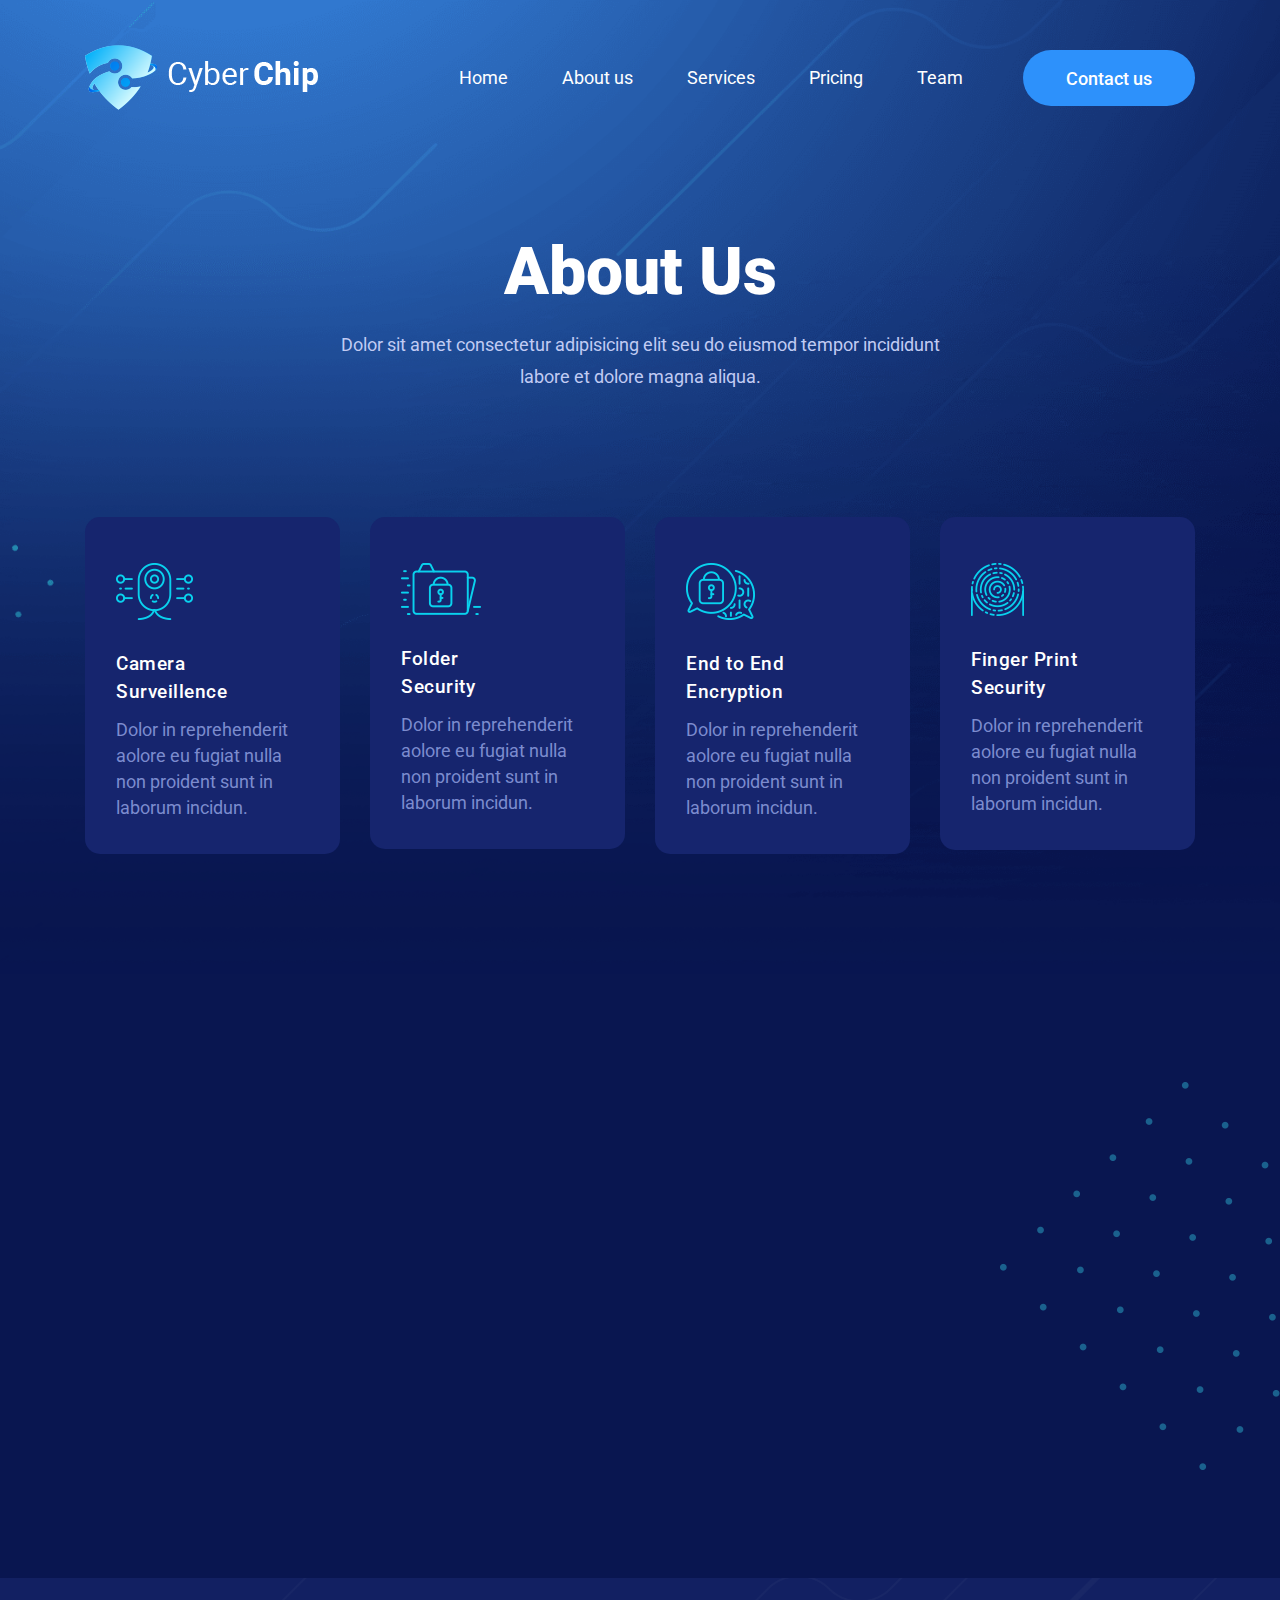
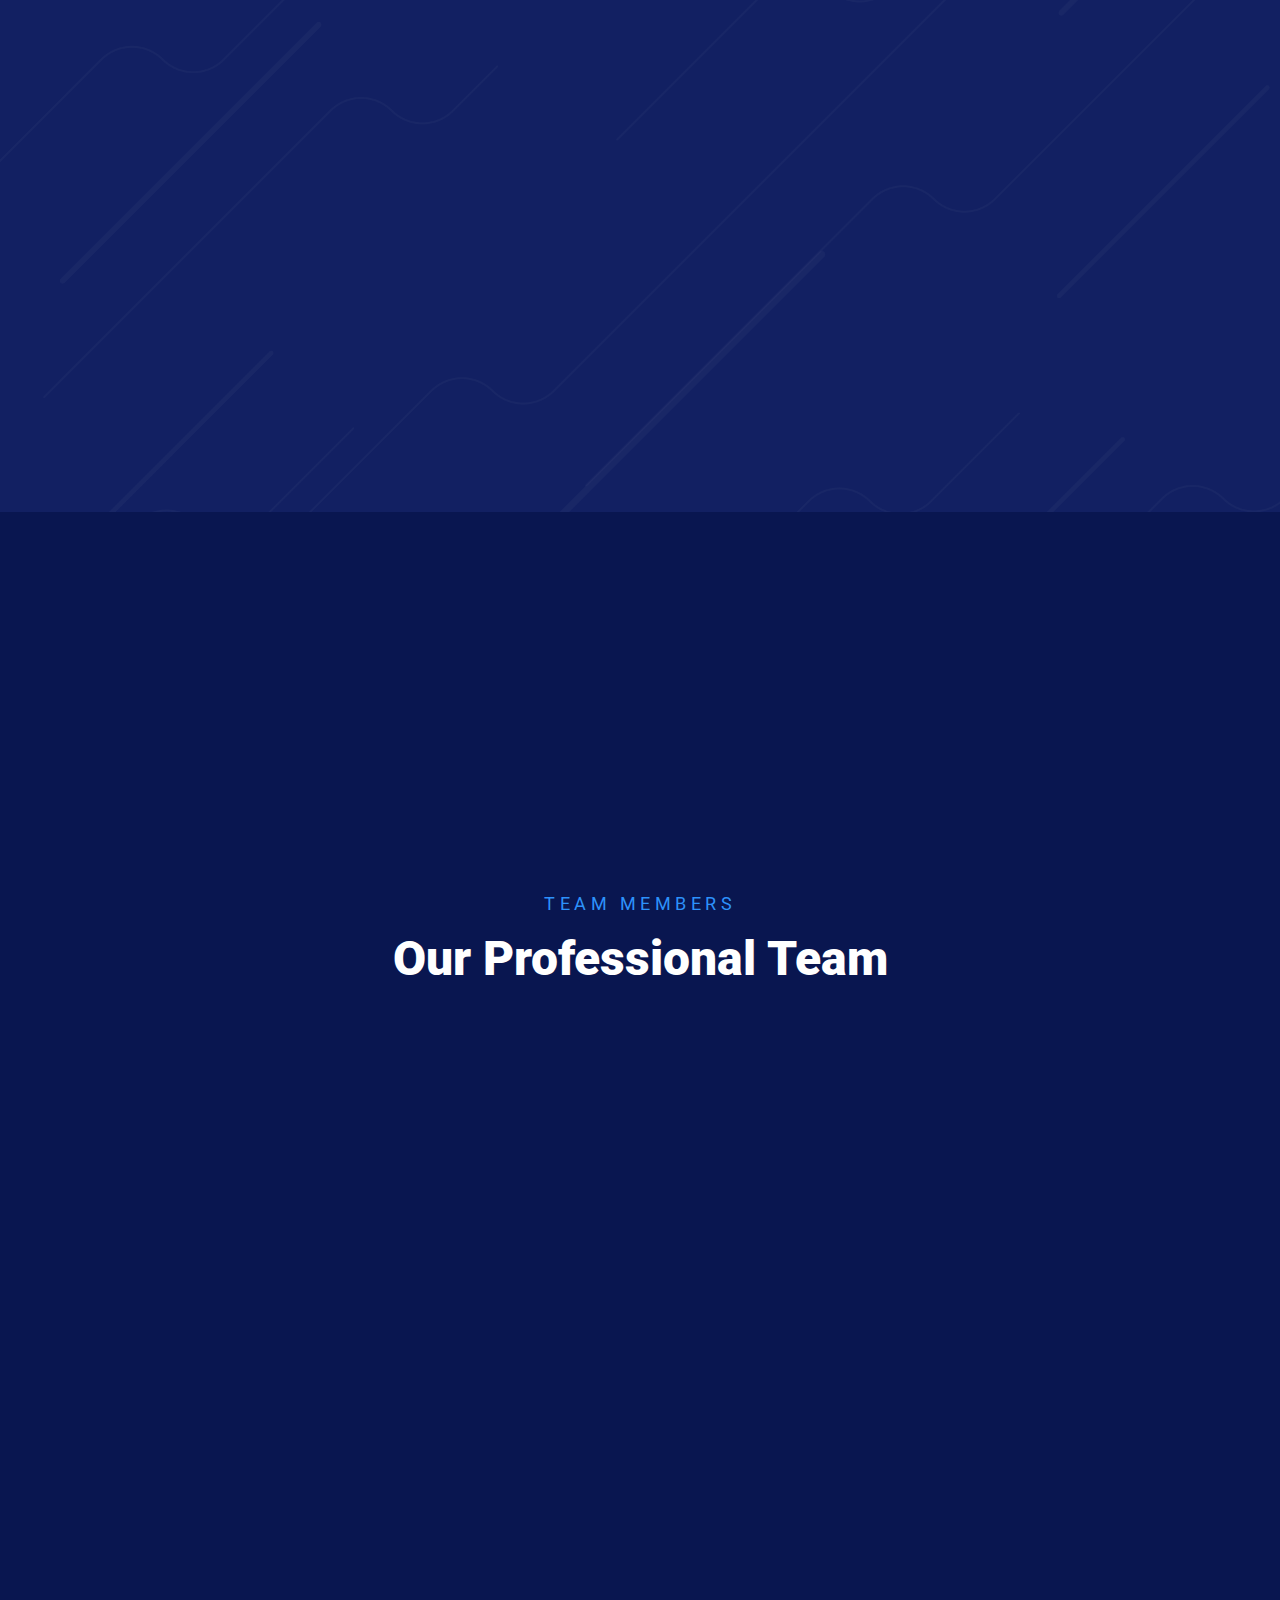
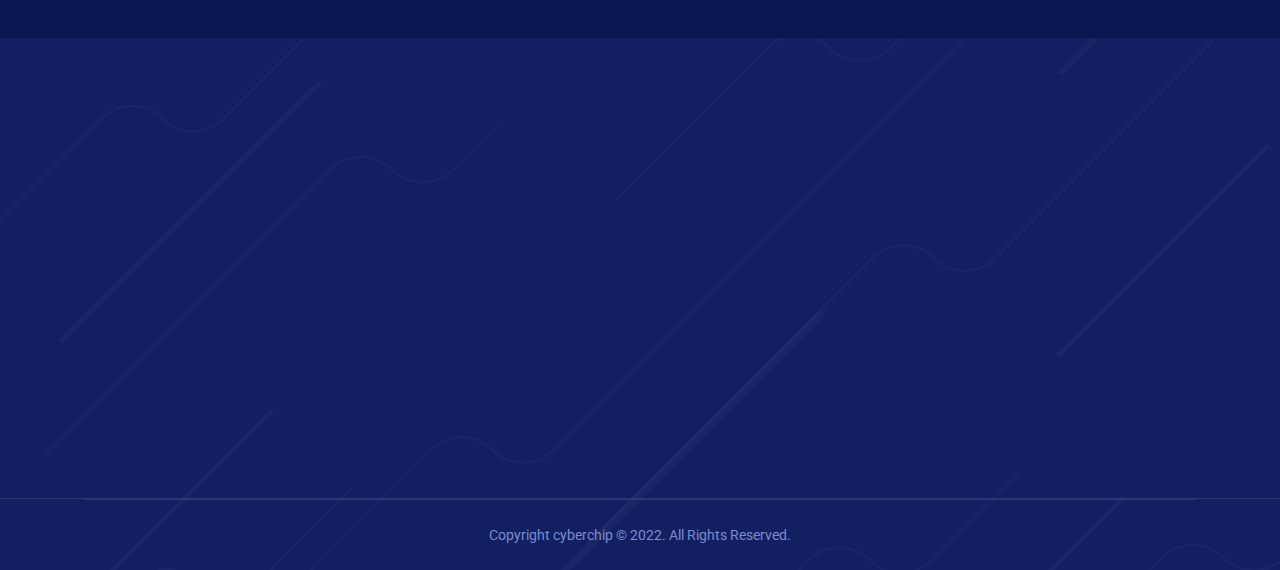
<file: about.html>
<!DOCTYPE html>
<html lang="zxx">
   <head>
      <meta name="viewport" content="width=device-width, initial-scale=1">
      <meta http-equiv="Content-Type" content="text/html; charset=utf-8"/>
      <link rel="stylesheet" href="assets/css/animate.css">
      <link rel="stylesheet" href="https://pro.fontawesome.com/releases/v5.10.0/css/all.css" integrity="sha384-AYmEC3Yw5cVb3ZcuHtOA93w35dYTsvhLPVnYs9eStHfGJvOvKxVfELGroGkvsg+p" crossorigin="anonymous"/>
      <link rel="stylesheet" href="assets/bootstarp/bootstrap.min.css">
      <link rel="stylesheet" href="assets/css/super-classes.css">
      <link rel="stylesheet" href="assets/css/style.css">
      <link rel="stylesheet" href="assets/css/mobile.css">
      <title>cyber chip | About-us</title>
   </head>
   <body>
      <!---header-and-banner-section-->
      <div class="header-and-banner-con w-100">
         <div class="header-and-banner-inner-con overlay-content">
            <!--navbar-start-->
            <header>
               <div class="container">
                  <div class="header-con">
                     <nav class="navbar navbar-expand-lg navbar-light p-0">
                        <a class="navbar-brand p-0" href="index.html">
                        <img src="assets/image/logo-img.png" alt="logo-img" class="img-fluid">
                        </a>
                        <button class="navbar-toggler p-0 collapsed" type="button" data-toggle="collapse" data-target="#navbarSupportedContent" aria-controls="navbarSupportedContent" aria-expanded="false" aria-label="Toggle navigation">
                        <span class="navbar-toggler-icon"></span>
                        <span class="navbar-toggler-icon"></span>
                        <span class="navbar-toggler-icon"></span>
                        </button>
                        <div class="collapse navbar-collapse justify-content-end" id="navbarSupportedContent">
                           <ul class="navbar-nav">
                              <li class="nav-item active">
                                 <a class="nav-link text-white p-0" href="index.html">Home<span class="sr-only">(current)</span></a>
                              </li>
                              <li class="nav-item">
                                 <a class="nav-link text-white p-0" href="about.html">About us</a>
                              </li>
                              <li class="nav-item">
                                 <a class="nav-link text-white p-0" href="services.html"> Services </a>
                              </li>
                              <li class="nav-item">
                                 <a class="nav-link text-white p-0" href="pricing.html"> Pricing</a>
                              </li>
                              <li class="nav-item">
                                 <a class="nav-link text-white p-0" href="team.html">Team</a>
                              </li>
                           </ul>
                           <a href="contact.html" class=" my-2 my-sm-0 contact-btn">Contact us</a>
                        </div>
                     </nav>
                  </div>
               </div>
            </header>
            <!--navbar-end-->
            <!--banner-start-->
            <section class="banner-main-con about-page-main-banner-con">
               <div class="container">
                  <div class="banner-con about-page-banner-con text-center">
                     <div class="row wow slideInLeft">
                        <div class="col-lg-12">
                           <div class="about-page-banner-title">
                              <h1>About Us</h1>
                              <p class="mb-0">Dolor sit amet consectetur adipisicing elit seu do eiusmod tempor incididunt
                                 labore et dolore magna aliqua. 
                              </p>
                           </div>
                        </div>
                     </div>
                  </div>
               </div>
            </section>
            <!--banner-end-->
            <!--- Effective-section-->
            <section>
               <div class="Effective-con about-page-Effective-con w-100 pt-0">
                  <div class="container">
                     <div class="row wow fadeInUp">
                        <div class="col-lg-3 col-md-6 col-12">
                           <div class="Effective-sec-item mb-lg-0 mb-4">
                              <figure>
                                 <img src="assets/image/Effective-sec-item-img1.png" alt="Effective-sec-item-img" class="img-fluid">
                              </figure>
                              <div class="Effective-sec-item-title">
                                 <h4 class="mb-0">Camera 
                                    Surveillence
                                 </h4>
                                 <p class="mb-0">Dolor in reprehenderit 
                                    aolore eu fugiat nulla
                                    non proident sunt in
                                    laborum incidun.
                                 </p>
                              </div>
                           </div>
                        </div>
                        <div class="col-lg-3 col-md-6 col-12">
                           <div class="Effective-sec-item mb-lg-0 mb-4">
                              <figure>
                                 <img src="assets/image/Effective-sec-item-img2.png" alt="Effective-sec-item-img" class="img-fluid">
                              </figure>
                              <div class="Effective-sec-item-title">
                                 <h4 class="mb-0">Folder 
                                    Security
                                 </h4>
                                 <p class="mb-0">Dolor in reprehenderit 
                                    aolore eu fugiat nulla
                                    non proident sunt in
                                    laborum incidun.
                                 </p>
                              </div>
                           </div>
                        </div>
                        <div class="col-lg-3 col-md-6 col-12">
                           <div class="Effective-sec-item Effective-sec-item3">
                              <figure>
                                 <img src="assets/image/Effective-sec-item-img3.png" alt="Effective-sec-item-img" class="img-fluid">
                              </figure>
                              <div class="Effective-sec-item-title">
                                 <h4 class="mb-0">End to End
                                    Encryption
                                 </h4>
                                 <p class="mb-0">Dolor in reprehenderit 
                                    aolore eu fugiat nulla
                                    non proident sunt in
                                    laborum incidun.
                                 </p>
                              </div>
                           </div>
                        </div>
                        <div class="col-lg-3 col-md-6 col-12">
                           <div class="Effective-sec-item Effective-sec-item3">
                              <figure>
                                 <img src="assets/image/Effective-sec-item-img4.png" alt="Effective-sec-item-img" class="img-fluid">
                              </figure>
                              <div class="Effective-sec-item-title">
                                 <h4 class="mb-0">Finger Print
                                    Security
                                 </h4>
                                 <p class="mb-0">Dolor in reprehenderit 
                                    aolore eu fugiat nulla
                                    non proident sunt in
                                    laborum incidun.
                                 </p>
                              </div>
                           </div>
                        </div>
                     </div>
                  </div>
               </div>
            </section>
            <!--- Effective-section-->
         </div>
      </div>
      <!---header-and-banner-section-->
      <!---information-section-->
      <section>
         <div class="informationmain-con dots-left-img information-about-page-con w-100 pt-0">
            <div class="container overlay-content">
               <div class="row">
                  <div class="col-lg-6 col-md-6 col-sm-12 informationmain-left-con wow slideInLeft">
                     <div class="informationmainleft-sec-img">
                        <figure class="mb-0">
                           <img src="assets/image/informationmain-about-page-left-sec-img.png" alt="informationmain-about-page-left-sec-img">
                        </figure>
                     </div>
                  </div>
                  <div class="col-lg-6 col-md-6 col-sm-12 informationmain-right-con wow slideInRight">
                     <div class="informationmain-right-heading">
                        <h5>Who we are</h5>
                        <h2>Reduce Risk of Your
                           Workflow Be Productive
                        </h2>
                     </div>
                     <div class="informationmain-right-content">
                        <p>Duis aute irure dolor in reprehenderit in voluptate velit esse cillum 
                           dolore eu fugiat nulla pariatur excepteur sint occaecat cupidatat 
                           non proident, sunt in culpa qui officia deserunt mollit anim id est 
                           laborum incidunt ut labore et dolore magnam.
                        </p>
                        <ul class="mb-0 list">
                           <li><i class="fas fa-check-circle"></i>Aute irure dolor in reprehenderit in voluptate velit esse mollitia.</li>
                           <li><i class="fas fa-check-circle"></i>dolore eu fugiat nulla pariatur excepteur sint occaecat distincto.</li>
                           <li><i class="fas fa-check-circle"></i>Non proident, sunt in culpa qui officia deserunt mollit assumea.</li>
                           <li><i class="fas fa-check-circle"></i>Laborum incidunt ut labore et dolore magnam rugiat  occaecai.</li>
                        </ul>
                     </div>
                  </div>
               </div>
            </div>
         </div>
      </section>
      <!---information-section-->
      <!---Cyber-Security-section-->
      <section>
         <div class="Cyber-Security-con about-page-Cyber-main-con bg-overly-img w-100">
            <div class="container overlay-content">
               <div class="row wow fadeInUp">
                  <div class="col-lg-12 col-md-12 Cyber-Security-left-con">
                     <div class="row Cyber-Security-left-main-con mb-0">
                        <div class="col-lg-3 col-md-6 col-sm-6 mb-lg-0 mb-sm-4 text-center">
                           <div class="Cyber-Security-left-card-con">
                              <div class="Cyber-Security-left-card-img">
                                 <figure>
                                    <img src="assets/image/Cyber-Security-left-card-img1.png" alt="Cyber-Security-left-card-img" class="img-fluid">
                                 </figure>
                              </div>
                              <div class="Cyber-Security-left-card-title">
                                 <h3 class="count">3329</h3>
                                 <p class="mb-0">Global Projects</p>
                              </div>
                           </div>
                        </div>
                        <div class="col-lg-3 col-md-6 col-sm-6 mb-lg-0 mb-sm-4 text-center">
                           <div class="Cyber-Security-left-card-con">
                              <div class="Cyber-Security-left-card-img">
                                 <figure>
                                    <img src="assets/image/Cyber-Security-left-card-img2.png" alt="Cyber-Security-left-card-img" class="img-fluid">
                                 </figure>
                              </div>
                              <div class="Cyber-Security-left-card-title">
                                 <h3 class="count">4587</h3>
                                 <p class="mb-0">Clients Protect</p>
                              </div>
                           </div>
                        </div>
                        <div class="col-lg-3 col-md-6 col-sm-6 text-center">
                           <div class="Cyber-Security-left-card-con">
                              <div class="Cyber-Security-left-card-img">
                                 <figure>
                                    <img src="assets/image/Cyber-Security-left-card-img3.png" alt="Cyber-Security-left-card-img" class="img-fluid">
                                 </figure>
                              </div>
                              <div class="Cyber-Security-left-card-title">
                                 <h3 class="count d-inline-block">100</h3>
                                 <span class="text-white static-txt2">%</span>
                                 <p class="mb-0">Service Guarantee</p>
                              </div>
                           </div>
                        </div>
                        <div class="col-lg-3 col-md-6 col-sm-6 text-center">
                           <div class="Cyber-Security-left-card-con mb-0">
                              <div class="Cyber-Security-left-card-img">
                                 <figure>
                                    <img src="assets/image/Cyber-Security-left-card-img4.png" alt="Cyber-Security-left-card-img" class="img-fluid">
                                 </figure>
                              </div>
                              <div class="Cyber-Security-left-card-title d-inline-block position-relative">
                                 <h3 class="count">7845</h3>
                                 <span class="text-white position-absolute static-txt">+</span>
                                 <p class="mb-0">Experts Team</p>
                              </div>
                           </div>
                        </div>
                        <div class="about-page-Cyber-Security-link ml-auto mr-auto">
                           <a href="pricing.html" class="contact-btn">Get started</a>
                        </div>
                     </div>
                  </div>
               </div>
            </div>
         </div>
      </section>
      <!---Cyber-Security-section-->
      <!-- blog-post-section -->
      <section>
         <div class="blog-post-con about-page-blog-post-con">
            <div class="container">
               <div class="blog-post-details-con">
                  <div class="row">
                     <div class="col-lg-4 col-md-4 col-sm-4 col-12 mb-lg-0 mb-md-0 mb-sm-0  mb-4 wow fadeInUp">
                        <div class="blog-post-details-sec-img float-left">
                           <img src="assets/image/check-box-icon.png" alt="check-box-icon" class="img-fluid">
                        </div>
                        <div class="blog-post-details-heading-sec">
                           <div class="blog-post-details-sec-title">
                              <h4>Extemly low response time at 
                                 all time
                              </h4>
                           </div>
                           <div class="blog-post-details-sec-content">
                              <p class="mb-0">Duis aute irure dolor inrepre hender dolore eu fugiat null apariatur exce nonproiden  dolortunt.</p>
                           </div>
                        </div>
                     </div>
                     <div class="col-lg-4 col-md-4 col-sm-4 col-12 mb-lg-0 mb-md-0 md-sm-0 mb-4 wow fadeInUp">
                        <div class="blog-post-details-sec-img float-left">
                           <img src="assets/image/check-box-icon.png" alt="check-box-icon" class="img-fluid">
                        </div>
                        <div class="blog-post-details-heading-sec">
                           <div class="blog-post-details-sec-title">
                              <h4>We are always ready for your 
                                 growth
                              </h4>
                           </div>
                           <div class="blog-post-details-sec-content">
                              <p class="mb-0">Duis aute irure dolor inrepre hender dolore eu fugiat null apariatur exce nonproiden  dolortunt.</p>
                           </div>
                        </div>
                     </div>
                     <div class="col-lg-4 col-md-4 col-sm-4 col-12 wow fadeInUp">
                        <div class="blog-post-details-sec-img float-left">
                           <img src="assets/image/check-box-icon.png" alt="check-box-icon" class="img-fluid">
                        </div>
                        <div class="blog-post-details-heading-sec">
                           <div class="blog-post-details-sec-title">
                              <h4>We understand security and 
                                 compliance
                              </h4>
                           </div>
                           <div class="blog-post-details-sec-content">
                              <p class="mb-0">Duis aute irure dolor inrepre hender dolore eu fugiat null apariatur exce nonproiden  dolortunt.</p>
                           </div>
                        </div>
                     </div>
                  </div>
               </div>
               <div class="blog-post-heading text-center">
                  <h5>Team Members</h5>
                  <h2>Our Professional Team</h2>
               </div>
               <div class="row text-lg-left text-md-left text-center">
                  <div class="col-lg-4 col-md-4 col-12 mb-lg-0 mb-md-0  mb-4 wow fadeInDown">
                     <div class="blog-post-item about-page-blog-post-item">
                        <div class="blog-post-item-img">
                           <a href="team-detail.html">
                              <figure class="mb-0">
                                 <img src="assets/image/about-page-post-img1.png" alt="about-page-post-img" class="img-fluid">
                              </figure>
                           </a>
                        </div>
                        <div class="blog-post-item-title text-left">
                           <a href="team-detail.html">
                              <h4 class="mb-3">Eleten Rampel</h4>
                              <h6>Programmer</h6>
                           </a>
                           <ul class="list-unstyled mb-0">
                              <li class="d-inline-block"><a href="https://www.facebook.com/"><i class="fab fa-facebook-f text-white"></i></a></li>
                              <li class="d-inline-block"><a href="https://twitter.com/?lang=en"><i class="fab fa-twitter text-white"></i></a></li>
                              <li class="d-inline-block"><a href="https://www.instagram.com/"><i class="fab fa-instagram text-white"></i></a></li>
                           </ul>
                        </div>
                     </div>
                  </div>
                  <div class="col-lg-4 col-md-4 col-12 mb-lg-0 mb-md-0  mb-4 wow fadeInDown">
                     <div class="blog-post-item about-page-blog-post-item">
                        <div class="blog-post-item-img">
                           <a href="team-detail.html">
                              <figure class="mb-0">
                                 <img src="assets/image/about-page-post-img2.png" alt="about-page-post-img" class="img-fluid">
                              </figure>
                           </a>
                        </div>
                        <div class="blog-post-item-title text-left">
                           <a href="team-detail.html">
                              <h4 class="mb-3">Jason Compile</h4>
                              <h6>Hacker</h6>
                           </a>
                           <ul class="list-unstyled mb-0">
                              <li class="d-inline-block"><a href="https://www.facebook.com/"><i class="fab fa-facebook-f text-white"></i></a></li>
                              <li class="d-inline-block"><a href="https://twitter.com/?lang=en"><i class="fab fa-twitter text-white"></i></a></li>
                              <li class="d-inline-block"><a href="https://www.instagram.com/"><i class="fab fa-instagram text-white"></i></a></li>
                           </ul>
                        </div>
                     </div>
                  </div>
                  <div class="col-lg-4 col-md-4 col-12 wow fadeInDown">
                     <div class="blog-post-item about-page-blog-post-item">
                        <div class="blog-post-item-img">
                           <a href="team-detail.html">
                              <figure class="mb-0">
                                 <img src="assets/image/about-page-post-img3.png" alt="about-page-post-img" class="img-fluid">
                              </figure>
                           </a>
                        </div>
                        <div class="blog-post-item-title text-left">
                           <a href="team-detail.html">
                              <h4 class="mb-3">Zenith Jark</h4>
                              <h6>Cyber Expertise</h6>
                           </a>
                           <ul class="list-unstyled mb-0">
                              <li class="d-inline-block"><a href="https://www.facebook.com/"><i class="fab fa-facebook-f text-white"></i></a></li>
                              <li class="d-inline-block"><a href="https://twitter.com/?lang=en"><i class="fab fa-twitter text-white"></i></a></li>
                              <li class="d-inline-block"><a href="https://www.instagram.com/"><i class="fab fa-instagram text-white"></i></a></li>
                           </ul>
                        </div>
                     </div>
                  </div>
               </div>
            </div>
         </div>
      </section>
      <!-- blog-post-section -->
      <!-- weight-footer-section -->
      <section>
         <div class="weight-footer-main-con bg-overly-img">
            <div class="container overlay-content">
               <div class="weight-footer-item-con">
                  <div class="row wow fadeInUp">
                     <div class="col-lg-4 col-md-12 col-12 text-lg-left text-md-center">
                        <div class="weight-footer-item weight-footer-item1 mb-lg-0 mb-3">
                           <div class="weight-footer-item-img">
                              <figure>
                                 <img src="assets/image/logo-img.png" alt="logo-img" class="img-fluid">
                              </figure>
                           </div>
                           <div class="weight-footer-item-content">
                              <p class="mb-xl-0 mb-lg-0 mb-md-4 weight-footer-item1-content">Deleniti atque corrupti quos dolores et quas 
                                 molestias excepturi sint occaecati rupiditate 
                                 non provident, similique sunt in culpa qui 
                                 officia deserunt mollitia animi..
                              </p>
                           </div>
                        </div>
                     </div>
                     <div class="col-lg-2 col-md-3 col-5">
                        <div class="weight-footer-item mb-lg-0 mb-md-0 mb-3">
                           <div class="weight-footer-item-title">
                              <h3>About Us</h3>
                           </div>
                           <div class="weight-footer-item-link">
                              <ul class="list-unstyled mb-0">
                                 <li>
                                    <a href="about.html">
                                    About us
                                    </a>
                                 </li>
                                 <li>
                                    <a href="services.html">
                                    Services
                                    </a>
                                 </li>
                                 <li>
                                    <a href="pricing.html">
                                    Pricing
                                    </a>
                                 </li>
                                 <li>
                                    <a href="team.html">
                                    Team
                                    </a>
                                 </li>
                                 <li class="mb-0">
                                    <a href="contact.html">
                                    Contact us
                                    </a> 
                                 </li>
                              </ul>
                           </div>
                        </div>
                     </div>
                     <div class="col-lg-3 col-md-4 col-7">
                        <div class="weight-footer-item mb-lg-0 mb-md-0 mb-3">
                           <div class="weight-footer-item-title">
                              <h3>Our Services</h3>
                           </div>
                           <div class="weight-footer-item-content weight-footer-item-link">
                              <ul class="list-unstyled mb-0 social-icon-list">
                                 <li class="weight-footer-item2-content col-lg-11 pl-0 pr-0">121 King Street Melbourne,
                                    3000,  Australia
                                 </li>
                                 <li>
                                    <a href="mailto:info@cyberchip.com">
                                    info@cyberchip.com 
                                    </a>
                                 </li>
                                 <li>
                                    <a href="tel:+123456789">+1 23 45 6789</a>
                                 </li>
                                 <li class="d-inline-block mb-0"><a href="https://www.facebook.com/"><i class="fab fa-facebook-f"></i></a></li>
                                 <li class="d-inline-block mb-0"><a href="https://twitter.com/?lang=en"><i class="fab fa-twitter"></i></a></li>
                                 <li class="d-inline-block mb-0"><a href="https://www.instagram.com/"><i class="fab fa-instagram"></i></a></li>
                              </ul>
                           </div>
                        </div>
                     </div>
                     <div class="col-lg-3 col-md-5 col-12">
                        <div class="weight-footer-item mb-0">
                           <div class="weight-footer-item-title">
                              <h3 class="Newsletter-title">Newsletter</h3>
                           </div>
                           <div class="weight-footer-item-form">
                              <div class="weight-footer-item-form-input">
                                 <input type="email" placeholder="Enter your email">
                                 <button class="border-0" value="">
                                 <img src="assets/image/submit-img.png" alt="submit-img" class="img-fluid">
                                 </button>
                              </div>
                              <div class="form-group mb-0">
                                 <input type="checkbox" id="html">
                                 <label for="html" class="checkbox-details mb-0">I Agree to the Terms</label>
                              </div>
                           </div>
                        </div>
                     </div>
                  </div>
               </div>
            </div>
            <div class="footer-con">
               <div class="container overlay-content">
                  <div class="row">
                     <div class="col-lg-12">
                        <div class="footer-con text-center">
                           <p>Copyright cyberchip © 2022. All Rights Reserved.</p>
                        </div>
                     </div>
                  </div>
               </div>
            </div>
         </div>
      </section>
      <!-- weight-footer-section -->
      <script src="assets/js/wow.js"></script>
      <script>
         new WOW().init();
      </script>
      <script src="assets/js/jquery-3.6.0.min.js"> </script>
      <script src="assets/js/popper.min.js"> </script>
      <script src="assets/js/bootstrap.min.js"> </script>
      <script src="assets/js/custom-script.js"> </script>
   </body>
</html>
</file>
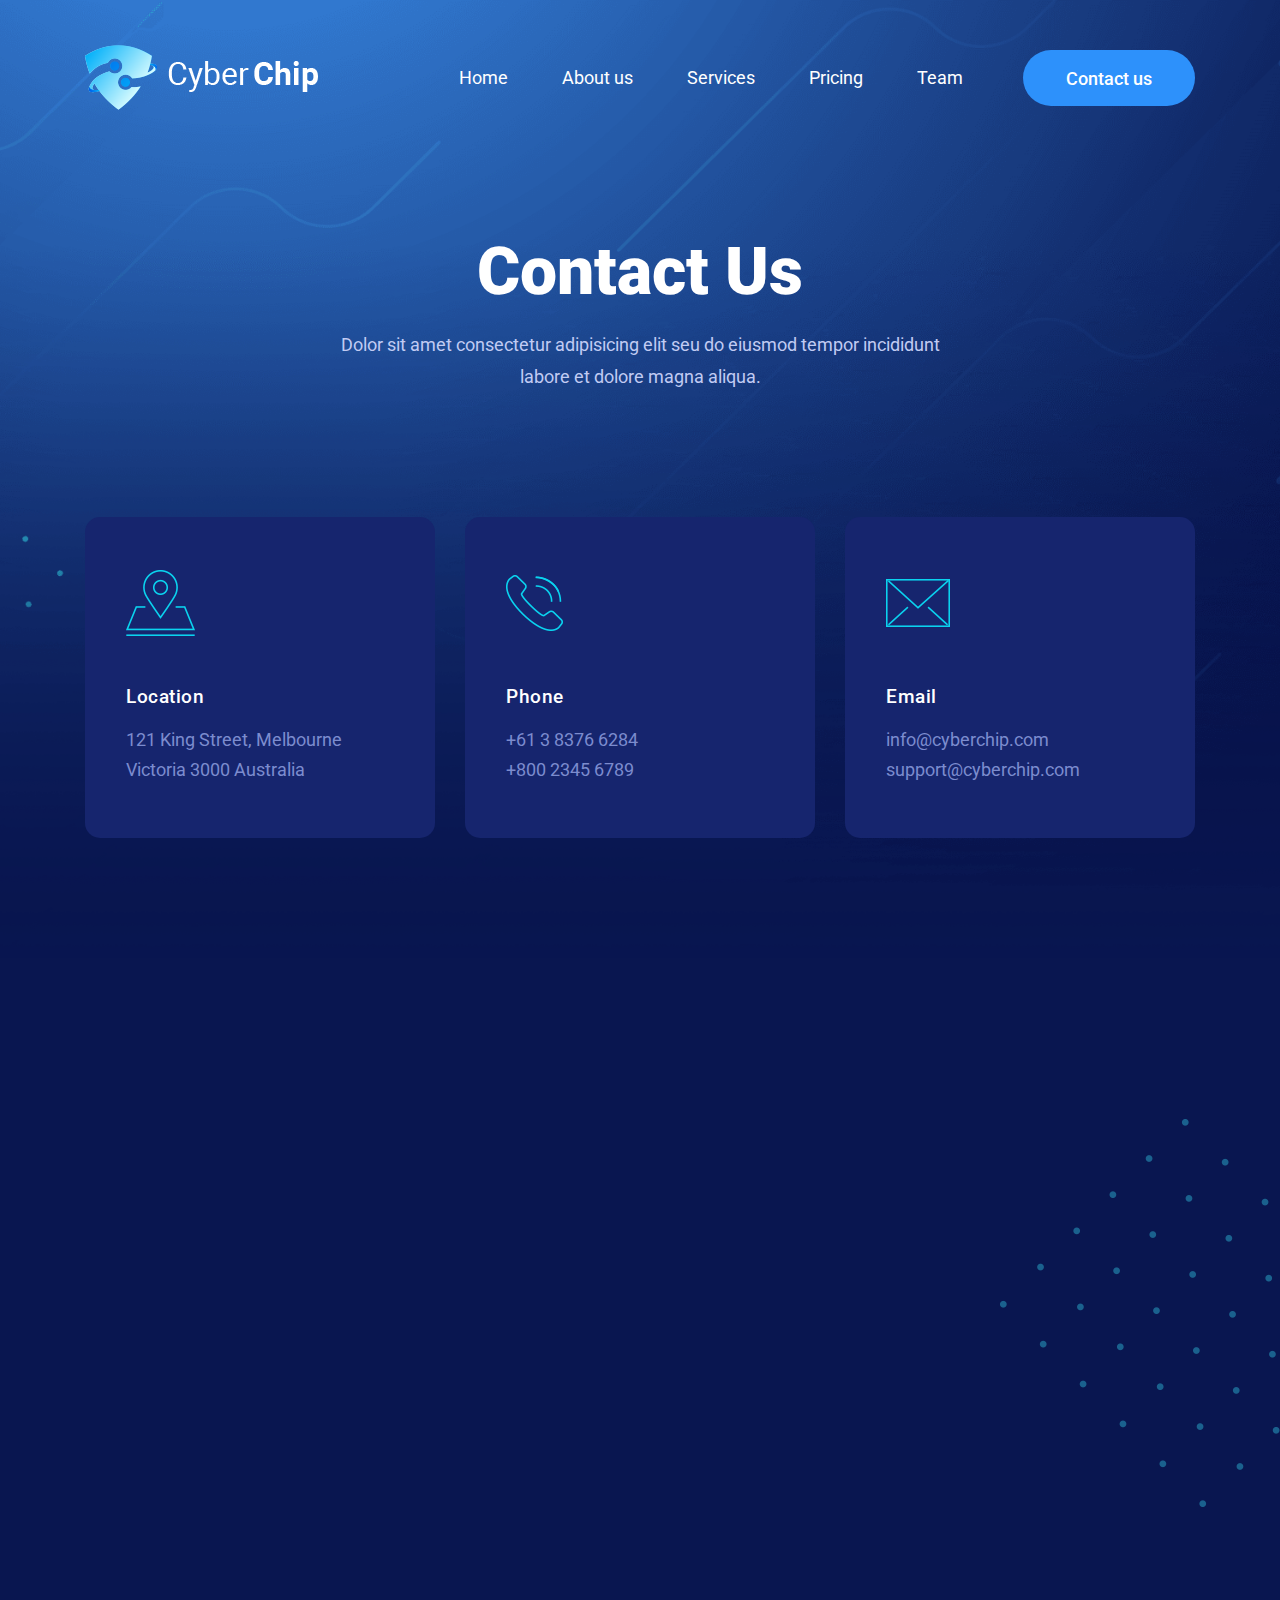
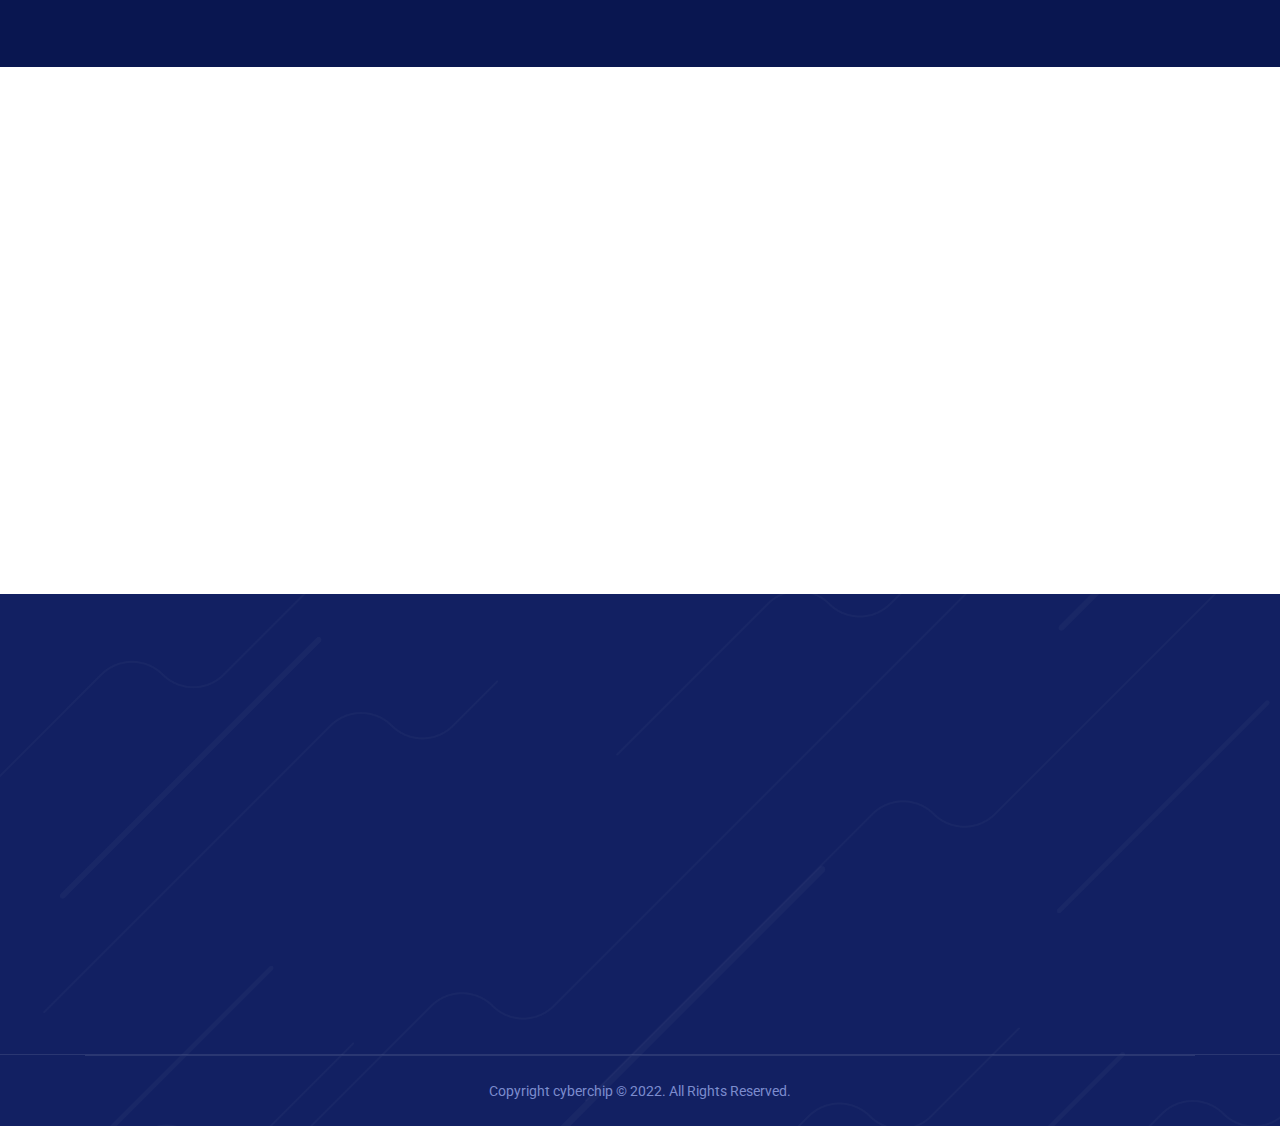
<file: contact.html>
<!DOCTYPE html>
<html lang="zxx">
   <head>
      <meta name="viewport" content="width=device-width, initial-scale=1">
      <meta http-equiv="Content-Type" content="text/html; charset=utf-8"/>
      <link rel="stylesheet" href="assets/css/animate.css">
      <link rel="stylesheet" href="https://pro.fontawesome.com/releases/v5.10.0/css/all.css" integrity="sha384-AYmEC3Yw5cVb3ZcuHtOA93w35dYTsvhLPVnYs9eStHfGJvOvKxVfELGroGkvsg+p" crossorigin="anonymous"/>
      <link rel="stylesheet" href="assets/bootstarp/bootstrap.min.css">
      <link rel="stylesheet" href="assets/css/super-classes.css">
      <link rel="stylesheet" href="assets/css/style.css">
      <link rel="stylesheet" href="assets/css/mobile.css">
      <title>cyber chip | Contact-us</title>
   </head>
   <body>
      <!---header-and-banner-section-->
      <div class="header-and-banner-con w-100">
         <div class="header-and-banner-inner-con overlay-content">
            <!--navbar-start-->
            <header>
               <div class="container">
                  <div class="header-con">
                     <nav class="navbar navbar-expand-lg navbar-light p-0">
                        <a class="navbar-brand p-0" href="index.html">
                        <img src="assets/image/logo-img.png" alt="logo-img" class="img-fluid">
                        </a>
                        <button class="navbar-toggler p-0 collapsed" type="button" data-toggle="collapse" data-target="#navbarSupportedContent" aria-controls="navbarSupportedContent" aria-expanded="false" aria-label="Toggle navigation">
                        <span class="navbar-toggler-icon"></span>
                        <span class="navbar-toggler-icon"></span>
                        <span class="navbar-toggler-icon"></span>
                        </button>
                        <div class="collapse navbar-collapse justify-content-end" id="navbarSupportedContent">
                           <ul class="navbar-nav">
                              <li class="nav-item active">
                                 <a class="nav-link text-white p-0" href="index.html">Home<span class="sr-only">(current)</span></a>
                              </li>
                              <li class="nav-item">
                                 <a class="nav-link text-white p-0" href="about.html">About us</a>
                              </li>
                              <li class="nav-item">
                                 <a class="nav-link text-white p-0" href="services.html"> Services </a>
                              </li>
                              <li class="nav-item">
                                 <a class="nav-link text-white p-0" href="pricing.html"> Pricing</a>
                              </li>
                              <li class="nav-item">
                                 <a class="nav-link text-white p-0" href="team.html">Team</a>
                              </li>
                           </ul>
                           <a href="contact.html" class=" my-2 my-sm-0 contact-btn">Contact us</a>
                        </div>
                     </nav>
                  </div>
               </div>
            </header>
            <!--navbar-end-->
            <!--banner-start-->
            <section class="banner-main-con about-page-main-banner-con">
               <div class="container">
                  <div class="banner-con about-page-banner-con text-center">
                     <div class="row wow slideInLeft">
                        <div class="col-lg-12">
                           <div class="about-page-banner-title">
                              <h1>Contact Us</h1>
                              <p class="mb-0">Dolor sit amet consectetur adipisicing elit seu do eiusmod tempor incididunt
                                 labore et dolore magna aliqua.
                              </p>
                           </div>
                        </div>
                     </div>
                  </div>
               </div>
            </section>
            <!--banner-end-->
            <!--- Effective-section-->
            <section>
               <div class="Effective-con about-page-Effective-con service-Effective-con w-100 pt-0">
                  <div class="container">
                     <div class="row service-Effective-con-item mb-0 contact-box-card wow fadeInUp">
                        <div class="col-lg-4 col-md-4 col-12">
                           <div class="Effective-sec-item mb-lg-0 mb-md-0 mb-4">
                              <div class="Effective-sec-item-img">
                                 <figure>
                                    <img src="assets/image/contact-card-img1.png" alt="contact-card-img" class="img-fluid">
                                 </figure>
                              </div>
                              <div class="Effective-sec-item-title">
                                 <h4 class="mb-0">Location</h4>
                                 <p class="mb-0">121 King Street, Melbourne 
                                    Victoria 3000 Australia
                                 </p>
                              </div>
                           </div>
                        </div>
                        <div class="col-lg-4 col-md-4 col-12">
                           <div class="Effective-sec-item mb-lg-0 mb-md-0 mb-4">
                              <div class="Effective-sec-item-img">
                                 <figure>
                                    <img src="assets/image/contact-card-img2.png" alt="contact-card-img" class="img-fluid">
                                 </figure>
                              </div>
                              <div class="Effective-sec-item-title">
                                 <h4 class="mb-0">Phone</h4>
                                 <p class="mb-0">+61 3 8376 6284
                                 </p>
                                 <p class="mb-0">+800 2345 6789</p>
                              </div>
                           </div>
                        </div>
                        <div class="col-lg-4 col-md-4 col-12">
                           <div class="Effective-sec-item Effective-sec-item3">
                              <div class="Effective-sec-item-img">
                                 <figure>
                                    <img src="assets/image/contact-card-img3.png" alt="contact-card-img" class="img-fluid">
                                 </figure>
                              </div>
                              <div class="Effective-sec-item-title">
                                 <h4 class="mb-0">Email</h4>
                                 <p class="mb-0">info@cyberchip.com
                                 </p>
                                 <p class="mb-0">support@cyberchip.com</p>
                              </div>
                           </div>
                        </div>
                     </div>
                  </div>
               </div>
            </section>
            <!--- Effective-section-->
         </div>
      </div>
      <!---header-and-banner-section-->
      <!--form-section-->
      <section>
         <div class="form-main-con dots-left-img">
            <div class="container overlay-content">
               <div class="form-title-con text-center wow slideInLeft">
                  <h5>Get in touch</h5>
                  <h2>Send us a Message</h2>
               </div>
               <form class="form-inner-con wow slideInLeft" id="contactpage" method="POST">
                  <div class="row">
                     <div class="col-lg-4 col-md-4 col-12">
                        <input type="text" placeholder="Name" name="name" id="name"> 
                     </div>
                     <div class="col-lg-4 col-md-4 col-12">
                        <input type="email"  placeholder="Email" name="email" id="email"> 
                     </div>
                     <div class="col-lg-4 col-md-4 col-12">
                        <input type="tel" placeholder="Phone" name="phone" id="phone">
                     </div>
                  </div>
                  <div class="row">
                     <div class="col-lg-12">
                        <textarea class="w-100"  placeholder="Message" rows="3" name="comments" id="comments"></textarea>
                     </div>
                  </div>
                  <div class="row">
                     <div class="col-lg-12 text-center">
                        <button type="submit" id="submit" class="contact-btn" >Submit</button>
                     </div>
                  </div>
               </form>
            </div>
         </div>
      </section>
      <!--form-section-->
      <!-- Map-section -->
      <div class="Map-main-con">
         <div class="Map-main-inner-con wow slideInRight">
            <iframe  src="https://maps.google.com/maps?q=Level%201%2C%20121%20King%20Street%20Melbourne%2C%203000%2C%20Australia&amp;t=m&amp;z=20&amp;output=embed&amp;iwloc=near" title="Level 1, 121 King Street Melbourne, 3000, Australia" aria-label="Level 1, 121 King Street Melbourne, 3000, Australia" class="w-100 border-0 overflow-hidden m-0"></iframe>
         </div>
      </div>
      <!-- Map-section -->
      <!-- weight-footer-section -->
      <section>
         <div class="weight-footer-main-con bg-overly-img">
            <div class="container overlay-content">
               <div class="weight-footer-item-con">
                  <div class="row wow fadeInUp">
                     <div class="col-lg-4 col-md-12 col-12 text-lg-left text-md-center">
                        <div class="weight-footer-item weight-footer-item1 mb-lg-0 mb-3">
                           <div class="weight-footer-item-img">
                              <figure>
                                 <img src="assets/image/logo-img.png" alt="logo-img" class="img-fluid">
                              </figure>
                           </div>
                           <div class="weight-footer-item-content">
                              <p class="mb-xl-0 mb-lg-0 mb-md-4 weight-footer-item1-content">Deleniti atque corrupti quos dolores et quas 
                                 molestias excepturi sint occaecati rupiditate 
                                 non provident, similique sunt in culpa qui 
                                 officia deserunt mollitia animi..
                              </p>
                           </div>
                        </div>
                     </div>
                     <div class="col-lg-2 col-md-3 col-5">
                        <div class="weight-footer-item mb-lg-0 mb-md-0 mb-3">
                           <div class="weight-footer-item-title">
                              <h3>About Us</h3>
                           </div>
                           <div class="weight-footer-item-link">
                              <ul class="list-unstyled mb-0">
                                 <li>
                                    <a href="about.html">
                                    About us
                                    </a>
                                 </li>
                                 <li>
                                    <a href="services.html">
                                    Services
                                    </a>
                                 </li>
                                 <li>
                                    <a href="pricing.html">
                                    Pricing
                                    </a>
                                 </li>
                                 <li>
                                    <a href="team.html">
                                    Team
                                    </a>
                                 </li>
                                 <li class="mb-0">
                                    <a href="contact.html">
                                    Contact us
                                    </a> 
                                 </li>
                              </ul>
                           </div>
                        </div>
                     </div>
                     <div class="col-lg-3 col-md-4 col-7">
                        <div class="weight-footer-item mb-lg-0 mb-md-0 mb-3">
                           <div class="weight-footer-item-title">
                              <h3>Our Services</h3>
                           </div>
                           <div class="weight-footer-item-content weight-footer-item-link">
                              <ul class="list-unstyled mb-0 social-icon-list">
                                 <li class="weight-footer-item2-content col-lg-11 pl-0 pr-0">121 King Street Melbourne,
                                    3000,  Australia
                                 </li>
                                 <li>
                                    <a href="mailto:info@cyberchip.com">
                                    info@cyberchip.com 
                                    </a>
                                 </li>
                                 <li>
                                    <a href="tel:+123456789">+1 23 45 6789</a>
                                 </li>
                                 <li class="d-inline-block mb-0"><a href="https://www.facebook.com/"><i class="fab fa-facebook-f"></i></a></li>
                                 <li class="d-inline-block mb-0"><a href="https://twitter.com/?lang=en"><i class="fab fa-twitter"></i></a></li>
                                 <li class="d-inline-block mb-0"><a href="https://www.instagram.com/"><i class="fab fa-instagram"></i></a></li>
                              </ul>
                           </div>
                        </div>
                     </div>
                     <div class="col-lg-3 col-md-5 col-12">
                        <div class="weight-footer-item mb-0">
                           <div class="weight-footer-item-title">
                              <h3 class="Newsletter-title">Newsletter</h3>
                           </div>
                           <div class="weight-footer-item-form">
                              <div class="weight-footer-item-form-input">
                                 <input type="email" placeholder="Enter your email">
                                 <button class="border-0" value="">
                                 <img src="assets/image/submit-img.png" alt="submit-img" class="img-fluid">
                                 </button>
                              </div>
                              <div class="form-group mb-0">
                                 <input type="checkbox" id="html">
                                 <label for="html" class="checkbox-details mb-0">I Agree to the Terms</label>
                              </div>
                           </div>
                        </div>
                     </div>
                  </div>
               </div>
            </div>
            <div class="footer-con">
               <div class="container overlay-content">
                  <div class="row">
                     <div class="col-lg-12">
                        <div class="footer-con text-center">
                           <p>Copyright cyberchip © 2022. All Rights Reserved.</p>
                        </div>
                     </div>
                  </div>
               </div>
            </div>
         </div>
      </section>
      <!-- weight-footer-section -->
      <script src="assets/js/wow.js"></script>
      <script>
         new WOW().init();
      </script>
      <script src="assets/js/jquery-3.6.0.min.js"> </script>
      <script src="assets/js/popper.min.js"> </script>
      <script src="assets/js/bootstrap.min.js"> </script>
   </body>
</html>
</file>
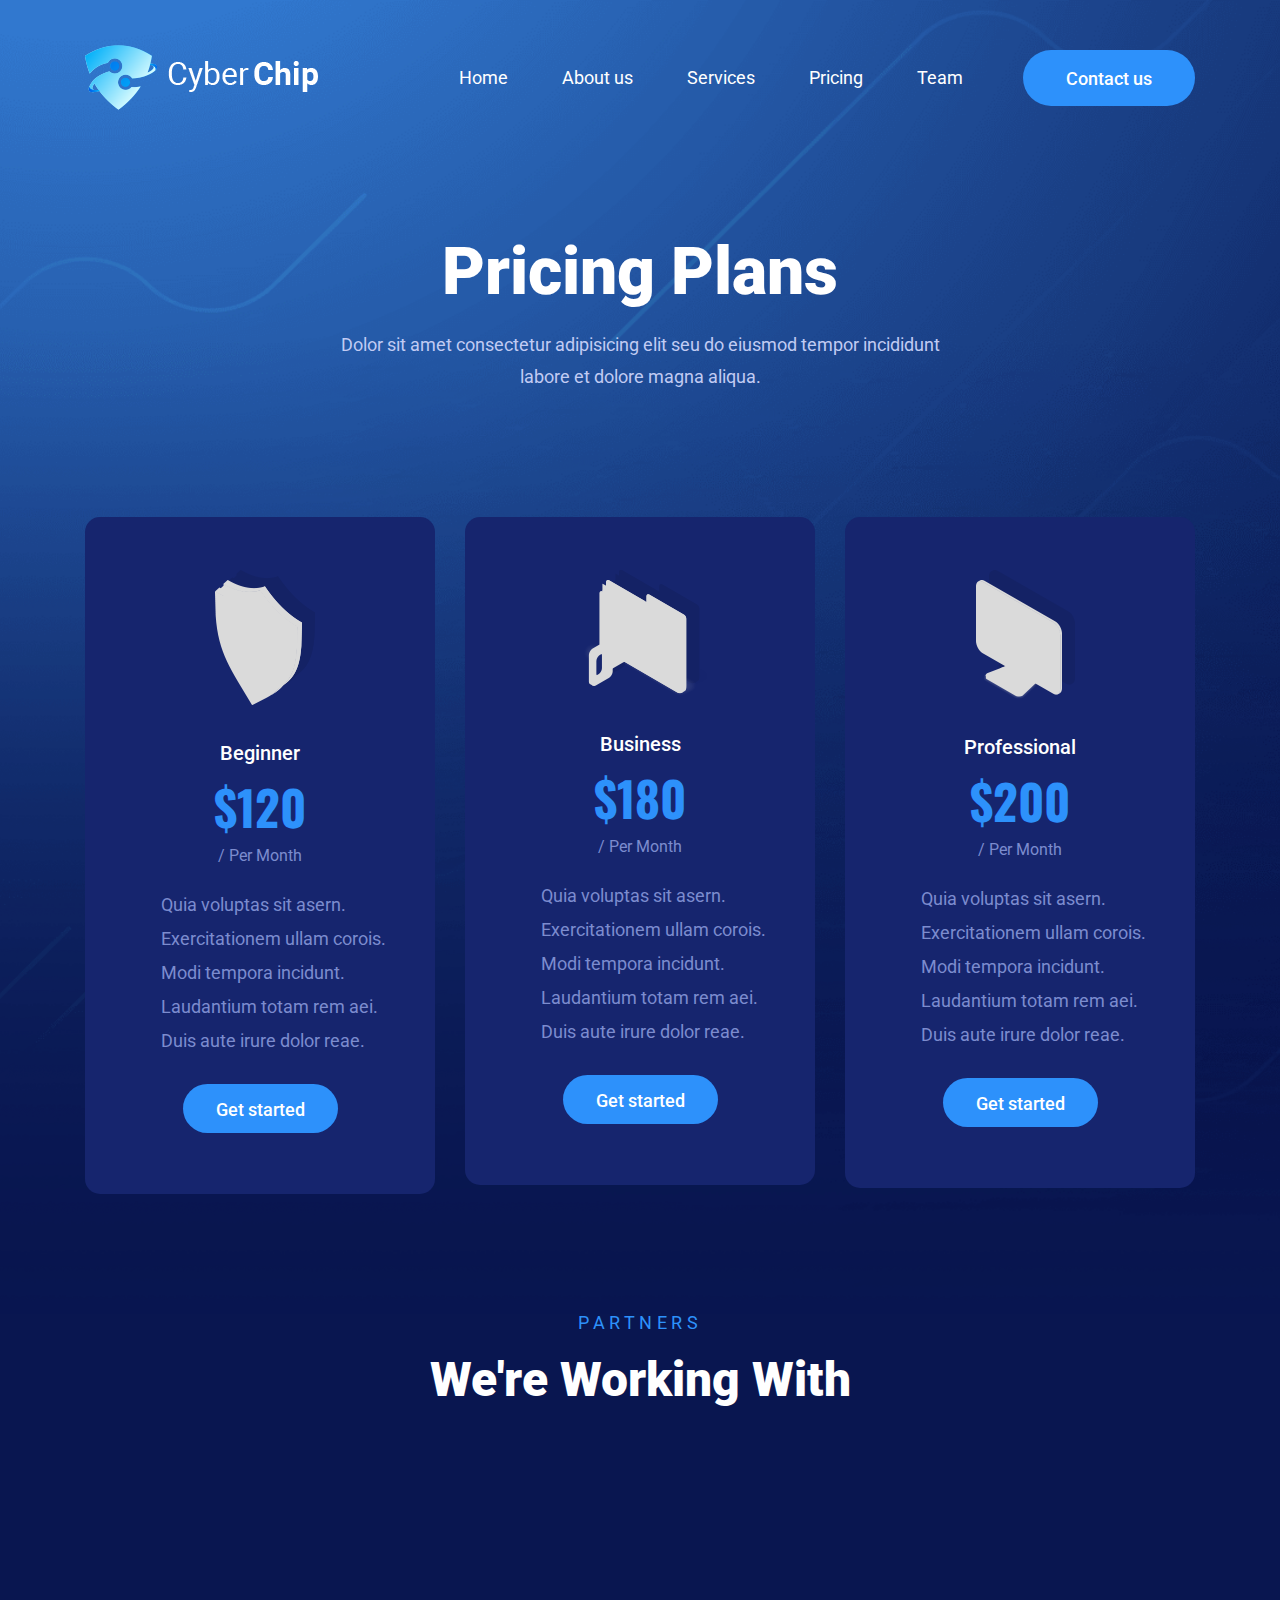
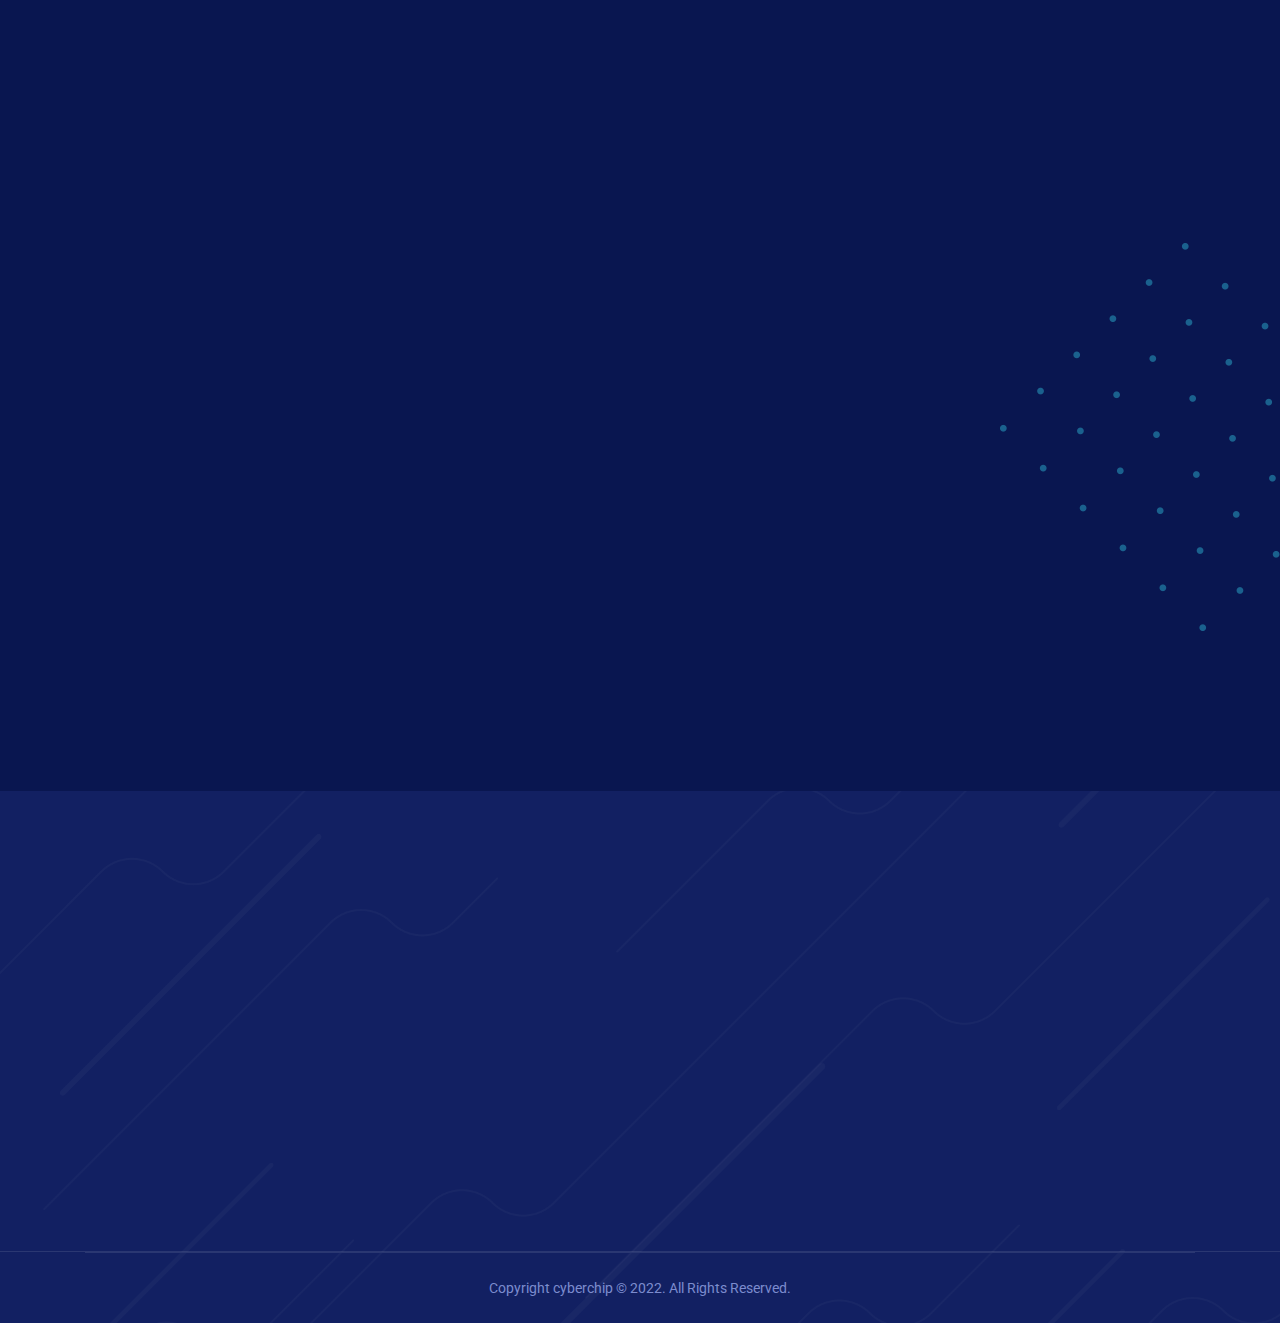
<file: pricing.html>
<!DOCTYPE html>
<html lang="zxx">
   <head>
      <meta name="viewport" content="width=device-width, initial-scale=1">
      <meta http-equiv="Content-Type" content="text/html; charset=utf-8"/>
      <link rel="stylesheet" href="assets/css/animate.css">
      <link rel="stylesheet" href="https://pro.fontawesome.com/releases/v5.10.0/css/all.css" integrity="sha384-AYmEC3Yw5cVb3ZcuHtOA93w35dYTsvhLPVnYs9eStHfGJvOvKxVfELGroGkvsg+p" crossorigin="anonymous"/>
      <link rel="stylesheet" href="assets/bootstarp/bootstrap.min.css">
      <link rel="stylesheet" href="assets/css/super-classes.css">
      <link rel="stylesheet" href="assets/css/style.css">
      <link rel="stylesheet" href="assets/css/mobile.css">
      <title>cyber chip | pricing</title>
   </head>
   <body>
      <!---header-and-banner-section-->
      <div class="header-and-banner-con w-100">
         <div class="header-and-banner-inner-con overlay-content">
            <!--navbar-start-->
            <header>
               <div class="container">
                  <div class="header-con">
                     <nav class="navbar navbar-expand-lg navbar-light p-0">
                        <a class="navbar-brand p-0" href="index.html">
                        <img src="assets/image/logo-img.png" alt="logo-img" class="img-fluid">
                        </a>
                        <button class="navbar-toggler p-0 collapsed" type="button" data-toggle="collapse" data-target="#navbarSupportedContent" aria-controls="navbarSupportedContent" aria-expanded="false" aria-label="Toggle navigation">
                        <span class="navbar-toggler-icon"></span>
                        <span class="navbar-toggler-icon"></span>
                        <span class="navbar-toggler-icon"></span>
                        </button>
                        <div class="collapse navbar-collapse justify-content-end" id="navbarSupportedContent">
                           <ul class="navbar-nav">
                              <li class="nav-item active">
                                 <a class="nav-link text-white p-0" href="index.html">Home<span class="sr-only">(current)</span></a>
                              </li>
                              <li class="nav-item">
                                 <a class="nav-link text-white p-0" href="about.html">About us</a>
                              </li>
                              <li class="nav-item">
                                 <a class="nav-link text-white p-0" href="services.html"> Services </a>
                              </li>
                              <li class="nav-item">
                                 <a class="nav-link text-white p-0" href="pricing.html"> Pricing</a>
                              </li>
                              <li class="nav-item">
                                 <a class="nav-link text-white p-0" href="team.html">Team</a>
                              </li>
                           </ul>
                           <a href="contact.html" class=" my-2 my-sm-0 contact-btn">Contact us</a>
                        </div>
                     </nav>
                  </div>
               </div>
            </header>
            <!--navbar-end-->
            <!--banner-start-->
            <section class="banner-main-con about-page-main-banner-con">
               <div class="container">
                  <div class="banner-con about-page-banner-con text-center">
                     <div class="row wow slideInLeft">
                        <div class="col-lg-12">
                           <div class="about-page-banner-title">
                              <h1>Pricing Plans</h1>
                              <p class="mb-0">Dolor sit amet consectetur adipisicing elit seu do eiusmod tempor incididunt
                                 labore et dolore magna aliqua.
                              </p>
                           </div>
                        </div>
                     </div>
                  </div>
               </div>
            </section>
            <!--banner-end-->
            <!-- Pricing-section -->
            <section>
               <div class="Pricing-con Pricing-page-card pt-0">
                  <div class="container overlay-content">
                     <div class="row wow fadeInUp">
                        <div class="col-lg-4 col-md-4 col-12 mb-lg-0 mb-md-0 mb-4 Pricing-box-main-con">
                           <div class="Pricing-box-con">
                              <div class="Pricing-box-img text-center">
                                 <figure>
                                    <img src="assets/image/pricing-box-img1.png" alt="pricing-box-img" class="img-fluid">
                                 </figure>
                              </div>
                              <div class="Pricing-box-heading text-center">
                                 <h4>Beginner</h4>
                                 <h2>$120</h2>
                                 <p>/ Per Month</p>
                              </div>
                              <div class="Pricing-box-list text-xl-left text-lg-left text-md-left text-center">
                                 <ul class="list-unstyled list">
                                    <li><i class="fas fa-check-circle"></i>Quia voluptas sit asern.</li>
                                    <li><i class="fas fa-check-circle"></i>Exercitationem ullam corois.</li>
                                    <li><i class="fas fa-check-circle"></i>Modi tempora incidunt.</li>
                                    <li><i class="fas fa-check-circle"></i>Laudantium totam rem aei. </li>
                                    <li><i class="fas fa-check-circle"></i>Duis aute irure dolor reae.</li>
                                 </ul>
                              </div>
                              <div class="Pricing-box-link text-center">
                                 <a href="contact.html" class="contact-btn">Get started</a>
                              </div>
                           </div>
                        </div>
                        <div class="col-lg-4 col-md-4 col-12 mb-lg-0 mb-md-0 mb-4 Pricing-box-main-con">
                           <div class="Pricing-box-con">
                              <div class="Pricing-box-img text-center">
                                 <figure>
                                    <img src="assets/image/pricing-box-img2.png" alt="pricing-box-img" class="img-fluid">
                                 </figure>
                              </div>
                              <div class="Pricing-box-heading text-center">
                                 <h4>Business</h4>
                                 <h2>$180</h2>
                                 <p>/ Per Month</p>
                              </div>
                              <div class="Pricing-box-list text-xl-left text-lg-left text-md-left text-center">
                                 <ul class="list-unstyled list">
                                    <li><i class="fas fa-check-circle"></i>Quia voluptas sit asern.</li>
                                    <li><i class="fas fa-check-circle"></i>Exercitationem ullam corois.</li>
                                    <li><i class="fas fa-check-circle"></i>Modi tempora incidunt.</li>
                                    <li><i class="fas fa-check-circle"></i>Laudantium totam rem aei. </li>
                                    <li><i class="fas fa-check-circle"></i>Duis aute irure dolor reae.</li>
                                 </ul>
                              </div>
                              <div class="Pricing-box-link text-center">
                                 <a href="contact.html" class="contact-btn">Get started</a>
                              </div>
                           </div>
                        </div>
                        <div class="col-lg-4 col-md-4 col-12 Pricing-box-main-con">
                           <div class="Pricing-box-con">
                              <div class="Pricing-box-img text-center">
                                 <figure>
                                    <img src="assets/image/pricing-box-img3.png" alt="pricing-box-img" class="img-fluid">
                                 </figure>
                              </div>
                              <div class="Pricing-box-heading text-center">
                                 <h4>Professional</h4>
                                 <h2>$200</h2>
                                 <p>/ Per Month</p>
                              </div>
                              <div class="Pricing-box-list text-xl-left text-lg-left text-md-left text-center">
                                 <ul class="list-unstyled list">
                                    <li><i class="fas fa-check-circle"></i>Quia voluptas sit asern.</li>
                                    <li><i class="fas fa-check-circle"></i>Exercitationem ullam corois.</li>
                                    <li><i class="fas fa-check-circle"></i>Modi tempora incidunt.</li>
                                    <li><i class="fas fa-check-circle"></i>Laudantium totam rem aei. </li>
                                    <li><i class="fas fa-check-circle"></i>Duis aute irure dolor reae.</li>
                                 </ul>
                              </div>
                              <div class="Pricing-box-link text-center">
                                 <a href="contact.html" class="contact-btn">Get started</a>
                              </div>
                           </div>
                        </div>
                     </div>
                  </div>
               </div>
            </section>
            <!-- Pricing-section -->
         </div>
      </div>
      <!---header-and-banner-section-->
      <!---slider-section-->
      <section>
         <div class="slider-con w-100 pt-0">
            <div class="container">
               <div class="slider-heading text-center">
                  <h5>Partners</h5>
                  <h2>We're Working With</h2>
               </div>
               <div class="row wow fadeInUp">
                  <div class="col-lg-2 col-md-4 col-6">
                     <div class="partner-box text-center mb-lg-0 mb-4">
                        <figure class="mb-0">
                           <img src="assets/image/slider-item-img1.png" alt="" class="img-fluid">
                        </figure>
                     </div>
                  </div>
                  <div class="col-lg-2 col-md-4 col-6">
                     <div class="partner-box text-center mb-lg-0 mb-4">
                        <figure class="mb-0">
                           <img src="assets/image/slider-item-img2.png" alt="" class="img-fluid">
                        </figure>
                     </div>
                  </div>
                  <div class="col-lg-2 col-md-4 col-6">
                     <div class="partner-box text-center mb-lg-0 mb-4">
                        <figure class="mb-0">
                           <img src="assets/image/slider-item-img3.png" alt="" class="img-fluid">
                        </figure>
                     </div>
                  </div>
                  <div class="col-lg-2 col-md-4 col-6">
                     <div class="partner-box text-center">
                        <figure class="mb-0">
                           <img src="assets/image/slider-item-img4.png" alt="" class="img-fluid">
                        </figure>
                     </div>
                  </div>
                  <div class="col-lg-2 col-md-4 col-6">
                     <div class="partner-box text-center">
                        <figure class="mb-0">
                           <img src="assets/image/slider-item-img5.png" alt="" class="img-fluid">
                        </figure>
                     </div>
                  </div>
                  <div class="col-lg-2 col-md-4 col-6">
                     <div class="partner-box text-center">
                        <figure class="mb-0">
                           <img src="assets/image/slider-item-img6.png" alt="" class="img-fluid">
                        </figure>
                     </div>
                  </div>
               </div>
            </div>
         </div>
      </section>
      <!---slider-section-->
      <!--form-section-->
      <section>
         <div class="form-main-con dots-left-img">
            <div class="container overlay-content">
               <div class="form-title-con text-center wow slideInLeft">
                  <h5>Get in touch</h5>
                  <h2>Send us a Message</h2>
               </div>
               <form class="form-inner-con wow slideInLeft" id="contactpage" method="POST">
                  <div class="row">
                     <div class="col-lg-4 col-md-4 col-12">
                        <input type="text" placeholder="Name" name="name" id="name"> 
                     </div>
                     <div class="col-lg-4 col-md-4 col-12">
                        <input type="email"  placeholder="Email" name="email" id="email"> 
                     </div>
                     <div class="col-lg-4 col-md-4 col-12">
                        <input type="tel" placeholder="Phone" name="phone" id="phone">
                     </div>
                  </div>
                  <div class="row">
                     <div class="col-lg-12">
                        <textarea class="w-100"  placeholder="Message" rows="3" name="comments" id="comments"></textarea>
                     </div>
                  </div>
                  <div class="row">
                     <div class="col-lg-12 text-center">
                        <button type="submit" id="submit" class="contact-btn" >Submit</button>
                     </div>
                  </div>
               </form>
            </div>
         </div>
      </section>
      <!--form-section-->
      <!-- weight-footer-section -->
      <section>
         <div class="weight-footer-main-con bg-overly-img">
            <div class="container overlay-content">
               <div class="weight-footer-item-con">
                  <div class="row wow fadeInUp">
                     <div class="col-lg-4 col-md-12 col-12 text-lg-left text-md-center">
                        <div class="weight-footer-item weight-footer-item1 mb-lg-0 mb-3">
                           <div class="weight-footer-item-img">
                              <figure>
                                 <img src="assets/image/logo-img.png" alt="logo-img" class="img-fluid">
                              </figure>
                           </div>
                           <div class="weight-footer-item-content">
                              <p class="mb-xl-0 mb-lg-0 mb-md-4 weight-footer-item1-content">Deleniti atque corrupti quos dolores et quas 
                                 molestias excepturi sint occaecati rupiditate 
                                 non provident, similique sunt in culpa qui 
                                 officia deserunt mollitia animi..
                              </p>
                           </div>
                        </div>
                     </div>
                     <div class="col-lg-2 col-md-3 col-5">
                        <div class="weight-footer-item mb-lg-0 mb-md-0 mb-3">
                           <div class="weight-footer-item-title">
                              <h3>About Us</h3>
                           </div>
                           <div class="weight-footer-item-link">
                              <ul class="list-unstyled mb-0">
                                 <li>
                                    <a href="about.html">
                                    About us
                                    </a>
                                 </li>
                                 <li>
                                    <a href="services.html">
                                    Services
                                    </a>
                                 </li>
                                 <li>
                                    <a href="pricing.html">
                                    Pricing
                                    </a>
                                 </li>
                                 <li>
                                    <a href="team.html">
                                    Team
                                    </a>
                                 </li>
                                 <li class="mb-0">
                                    <a href="contact.html">
                                    Contact us
                                    </a> 
                                 </li>
                              </ul>
                           </div>
                        </div>
                     </div>
                     <div class="col-lg-3 col-md-4 col-7">
                        <div class="weight-footer-item mb-lg-0 mb-md-0 mb-3">
                           <div class="weight-footer-item-title">
                              <h3>Our Services</h3>
                           </div>
                           <div class="weight-footer-item-content weight-footer-item-link">
                              <ul class="list-unstyled mb-0 social-icon-list">
                                 <li class="weight-footer-item2-content col-lg-11 pl-0 pr-0">121 King Street Melbourne,
                                    3000,  Australia
                                 </li>
                                 <li>
                                    <a href="mailto:info@cyberchip.com">
                                    info@cyberchip.com 
                                    </a>
                                 </li>
                                 <li>
                                    <a href="tel:+123456789">+123 45 6789</a>
                                 </li>
                                 <li class="d-inline-block mb-0"><a href="https://www.facebook.com/"><i class="fab fa-facebook-f"></i></a></li>
                                 <li class="d-inline-block mb-0"><a href="https://twitter.com/?lang=en"><i class="fab fa-twitter"></i></a></li>
                                 <li class="d-inline-block mb-0"><a href="https://www.instagram.com/"><i class="fab fa-instagram"></i></a></li>
                              </ul>
                           </div>
                        </div>
                     </div>
                     <div class="col-lg-3 col-md-5 col-12">
                        <div class="weight-footer-item mb-0">
                           <div class="weight-footer-item-title">
                              <h3 class="Newsletter-title">Newsletter</h3>
                           </div>
                           <div class="weight-footer-item-form">
                              <div class="weight-footer-item-form-input">
                                 <input type="email" placeholder="Enter your email">
                                 <button class="border-0" value="">
                                 <img src="assets/image/submit-img.png" alt="submit-img" class="img-fluid">
                                 </button>
                              </div>
                              <div class="form-group mb-0">
                                 <input type="checkbox" id="html">
                                 <label for="html" class="checkbox-details mb-0">I Agree to the Terms</label>
                              </div>
                           </div>
                        </div>
                     </div>
                  </div>
               </div>
            </div>
            <div class="footer-con">
               <div class="container overlay-content">
                  <div class="row">
                     <div class="col-lg-12">
                        <div class="footer-con text-center">
                           <p>Copyright cyberchip © 2022. All Rights Reserved.</p>
                        </div>
                     </div>
                  </div>
               </div>
            </div>
         </div>
      </section>
      <!-- weight-footer-section -->
      <script src="assets/js/wow.js"></script>
      <script>
         new WOW().init();
      </script>
      <script src="assets/js/jquery-3.6.0.min.js"> </script>
      <script src="assets/js/popper.min.js"> </script>
      <script src="assets/js/bootstrap.min.js"> </script>
   </body>
</html>
</file>
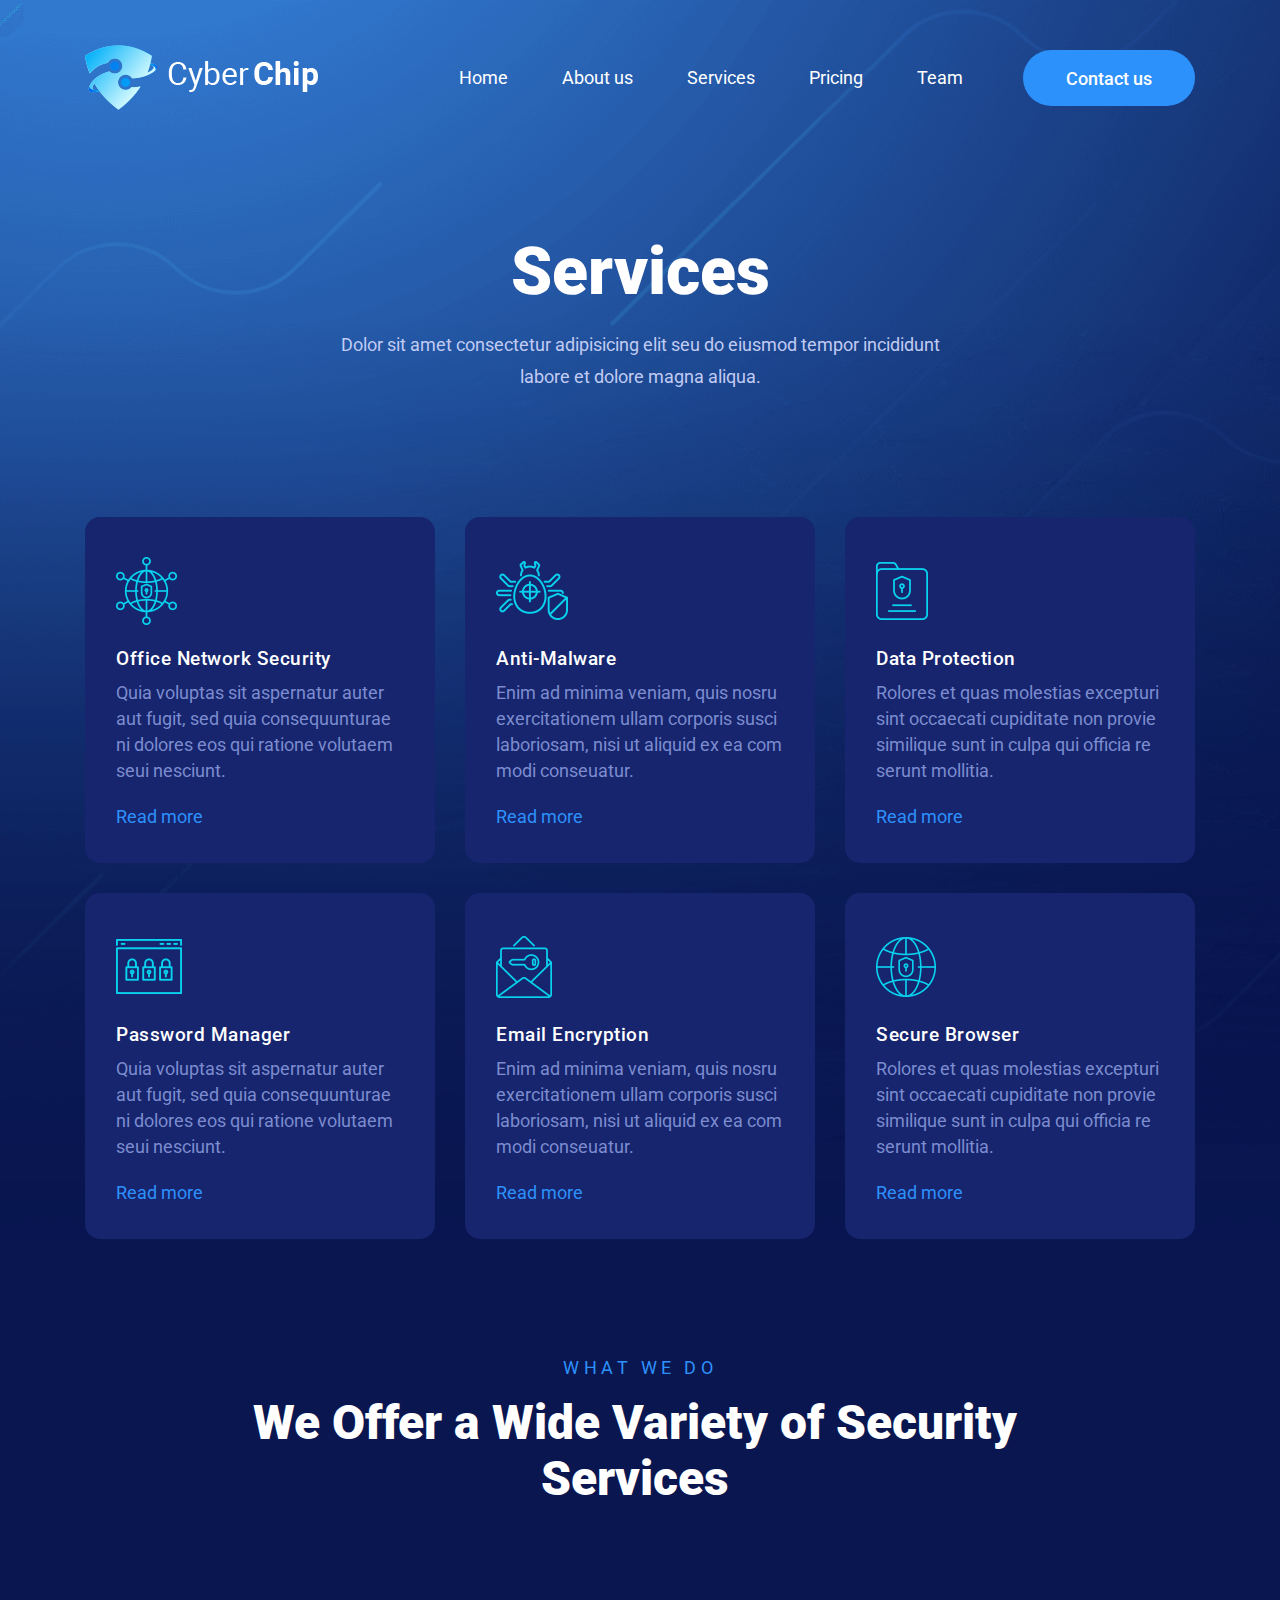
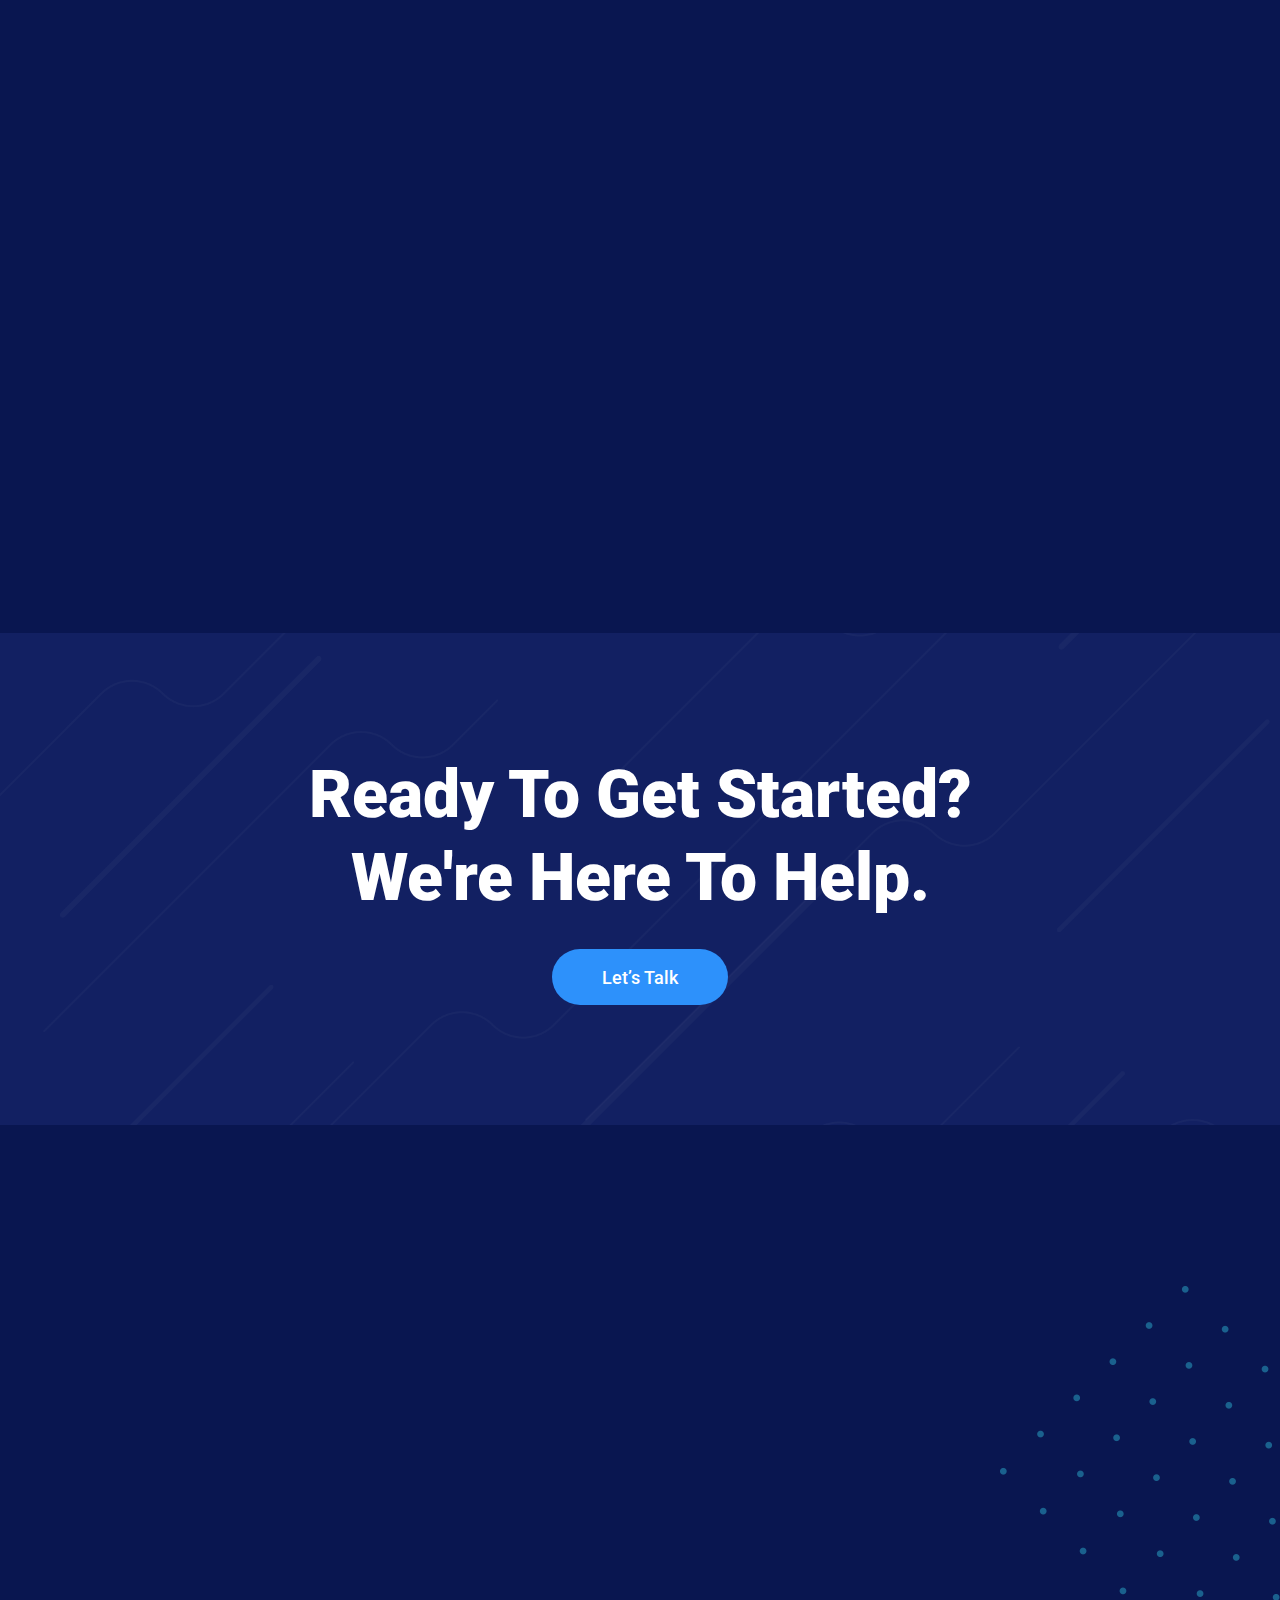
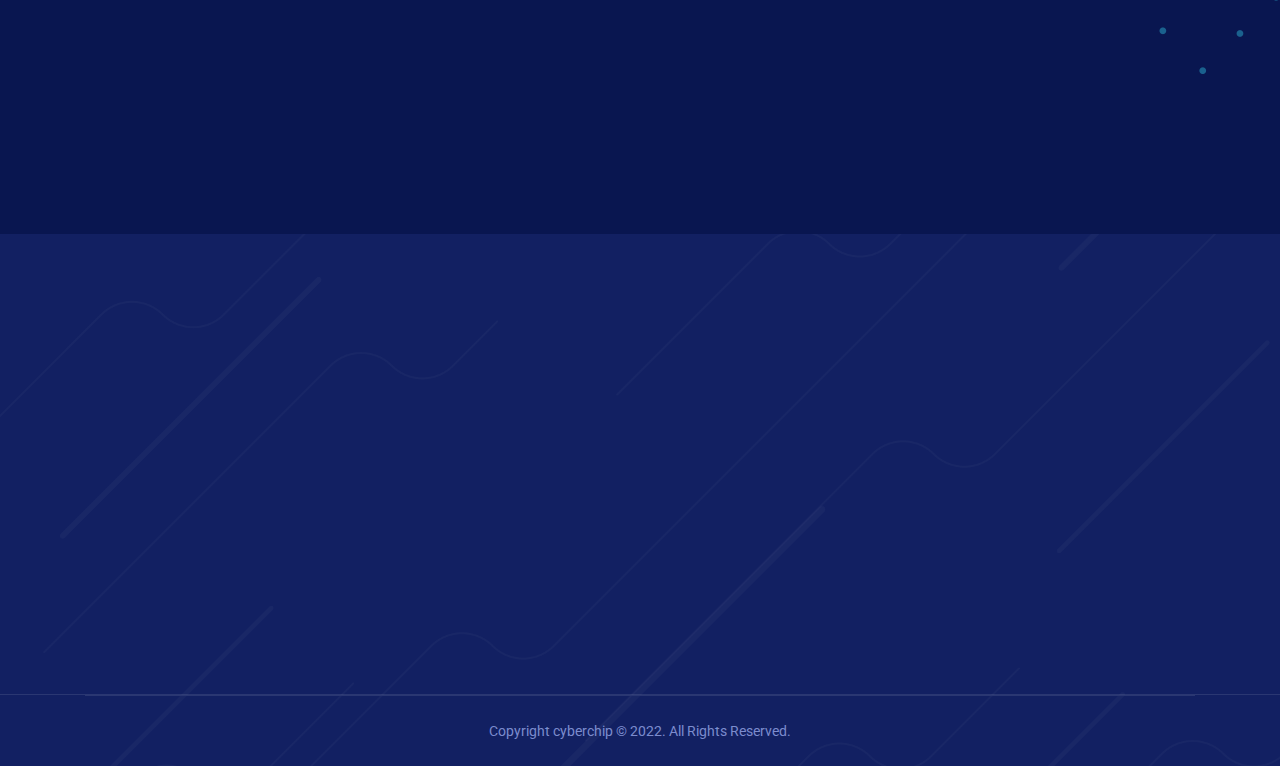
<file: services.html>
<!DOCTYPE html>
<html lang="zxx">
   <head>
      <meta name="viewport" content="width=device-width, initial-scale=1">
      <meta http-equiv="Content-Type" content="text/html; charset=utf-8"/>
      <link rel="stylesheet" href="assets/css/animate.css">
      <link rel="stylesheet" href="https://pro.fontawesome.com/releases/v5.10.0/css/all.css" integrity="sha384-AYmEC3Yw5cVb3ZcuHtOA93w35dYTsvhLPVnYs9eStHfGJvOvKxVfELGroGkvsg+p" crossorigin="anonymous"/>
      <link rel="stylesheet" href="assets/bootstarp/bootstrap.min.css">
      <link rel="stylesheet" href="assets/css/super-classes.css">
      <link rel="stylesheet" href="assets/css/style.css">
      <link rel="stylesheet" href="assets/css/mobile.css">
      <title>cyber chip | Services</title>
   </head>
   <body>
      <!---header-and-banner-section-->
      <div class="header-and-banner-con w-100">
         <div class="header-and-banner-inner-con overlay-content">
            <!--navbar-start-->
            <header>
               <div class="container">
                  <div class="header-con">
                     <nav class="navbar navbar-expand-lg navbar-light p-0">
                        <a class="navbar-brand p-0" href="index.html">
                        <img src="assets/image/logo-img.png" alt="logo-img" class="img-fluid">
                        </a>
                        <button class="navbar-toggler p-0 collapsed" type="button" data-toggle="collapse" data-target="#navbarSupportedContent" aria-controls="navbarSupportedContent" aria-expanded="false" aria-label="Toggle navigation">
                        <span class="navbar-toggler-icon"></span>
                        <span class="navbar-toggler-icon"></span>
                        <span class="navbar-toggler-icon"></span>
                        </button>
                        <div class="collapse navbar-collapse justify-content-end" id="navbarSupportedContent">
                           <ul class="navbar-nav">
                              <li class="nav-item active">
                                 <a class="nav-link text-white p-0" href="index.html">Home<span class="sr-only">(current)</span></a>
                              </li>
                              <li class="nav-item">
                                 <a class="nav-link text-white p-0" href="about.html">About us</a>
                              </li>
                              <li class="nav-item">
                                 <a class="nav-link text-white p-0" href="services.html"> Services </a>
                              </li>
                              <li class="nav-item">
                                 <a class="nav-link text-white p-0" href="pricing.html"> Pricing</a>
                              </li>
                              <li class="nav-item">
                                 <a class="nav-link text-white p-0" href="team.html">Team</a>
                              </li>
                           </ul>
                           <a href="contact.html" class=" my-2 my-sm-0 contact-btn">Contact us</a>
                        </div>
                     </nav>
                  </div>
               </div>
            </header>
            <!--navbar-end-->
            <!--banner-start-->
            <section class="banner-main-con about-page-main-banner-con">
               <div class="container">
                  <div class="banner-con about-page-banner-con text-center">
                     <div class="row wow slideInLeft">
                        <div class="col-lg-12">
                           <div class="about-page-banner-title">
                              <h1>Services</h1>
                              <p class="mb-0">Dolor sit amet consectetur adipisicing elit seu do eiusmod tempor incididunt
                                 labore et dolore magna aliqua. 
                              </p>
                           </div>
                        </div>
                     </div>
                  </div>
               </div>
            </section>
            <!--banner-end-->
            <!--- Effective-section-->
            <section>
               <div class="Effective-con about-page-Effective-con service-Effective-con w-100 pt-0 pb-0">
                  <div class="container">
                     <div class="row service-Effective-con-item wow fadeInUp">
                        <div class="col-lg-4 col-md-4 col-12">
                           <div class="Effective-sec-item mb-lg-0 mb-4">
                              <div class="Effective-sec-item-img">
                                 <figure>
                                    <img src="assets/image/service-Effective-sec-item-img1.png" alt="service-Effective-sec-item-img" class="img-fluid">
                                 </figure>
                              </div>
                              <div class="Effective-sec-item-title">
                                 <h4 class="mb-0">Office Network Security</h4>
                                 <p class="mb-0">Quia voluptas sit aspernatur auter 
                                    aut fugit, sed quia consequunturae
                                    ni dolores eos qui ratione volutaem 
                                    seui nesciunt.
                                 </p>
                                 <a href="pricing.html" class="blog-post-item-title-link service-box-link">Read more <i class="fas fa-chevron-right"></i></a>
                              </div>
                           </div>
                        </div>
                        <div class="col-lg-4 col-md-4 col-12">
                           <div class="Effective-sec-item mb-lg-0 mb-4">
                              <div class="Effective-sec-item-img">
                                 <figure>
                                    <img src="assets/image/service-Effective-sec-item-img2.png" alt="service-Effective-sec-item-img" class="img-fluid">
                                 </figure>
                              </div>
                              <div class="Effective-sec-item-title">
                                 <h4 class="mb-0">Anti-Malware</h4>
                                 <p class="mb-0">Enim ad minima veniam, quis nosru
                                    exercitationem ullam corporis susci
                                    laboriosam, nisi ut aliquid ex ea com
                                    modi conseuatur.
                                 </p>
                                 <a href="pricing.html" class="blog-post-item-title-link service-box-link">Read more <i class="fas fa-chevron-right"></i></a>
                              </div>
                           </div>
                        </div>
                        <div class="col-lg-4 col-md-4 col-12">
                           <div class="Effective-sec-item Effective-sec-item3">
                              <div class="Effective-sec-item-img">
                                 <figure>
                                    <img src="assets/image/service-Effective-sec-item-img3.png" alt="service-Effective-sec-item-img" class="img-fluid">
                                 </figure>
                              </div>
                              <div class="Effective-sec-item-title">
                                 <h4 class="mb-0">Data Protection</h4>
                                 <p class="mb-0">Rolores et quas molestias excepturi 
                                    sint occaecati cupiditate non provie
                                    similique sunt in culpa qui officia re
                                    serunt mollitia.
                                 </p>
                                 <a href="pricing.html" class="blog-post-item-title-link service-box-link">Read more <i class="fas fa-chevron-right"></i></a>
                              </div>
                           </div>
                        </div>
                     </div>
                     <div class="row service-Effective-con-item mb-0 wow fadeInUp">
                        <div class="col-lg-4 col-md-4 col-12">
                           <div class="Effective-sec-item mb-lg-0 mb-md-0 mb-4">
                              <div class="Effective-sec-item-img">
                                 <figure>
                                    <img src="assets/image/service-Effective-sec-item-img4.png" alt="service-Effective-sec-item-img" class="img-fluid">
                                 </figure>
                              </div>
                              <div class="Effective-sec-item-title">
                                 <h4 class="mb-0">Password Manager</h4>
                                 <p class="mb-0">Quia voluptas sit aspernatur auter 
                                    aut fugit, sed quia consequunturae
                                    ni dolores eos qui ratione volutaem 
                                    seui nesciunt.
                                 </p>
                                 <a href="pricing.html" class="blog-post-item-title-link service-box-link">Read more <i class="fas fa-chevron-right"></i></a>
                              </div>
                           </div>
                        </div>
                        <div class="col-lg-4 col-md-4 col-12">
                           <div class="Effective-sec-item mb-lg-0 mb-md-0 mb-4">
                              <div class="Effective-sec-item-img">
                                 <figure>
                                    <img src="assets/image/service-Effective-sec-item-img5.png" alt="service-Effective-sec-item-img" class="img-fluid">
                                 </figure>
                              </div>
                              <div class="Effective-sec-item-title">
                                 <h4 class="mb-0">Email Encryption</h4>
                                 <p class="mb-0">Enim ad minima veniam, quis nosru
                                    exercitationem ullam corporis susci
                                    laboriosam, nisi ut aliquid ex ea com
                                    modi conseuatur.
                                 </p>
                                 <a href="pricing.html" class="blog-post-item-title-link service-box-link">Read more <i class="fas fa-chevron-right"></i></a>
                              </div>
                           </div>
                        </div>
                        <div class="col-lg-4 col-md-4 col-12">
                           <div class="Effective-sec-item Effective-sec-item3 mb-0">
                              <div class="Effective-sec-item-img">
                                 <figure>
                                    <img src="assets/image/service-Effective-sec-item-img6.png" alt="service-Effective-sec-item-img" class="img-fluid">
                                 </figure>
                              </div>
                              <div class="Effective-sec-item-title">
                                 <h4 class="mb-0">Secure Browser</h4>
                                 <p class="mb-0">Rolores et quas molestias excepturi 
                                    sint occaecati cupiditate non provie
                                    similique sunt in culpa qui officia re
                                    serunt mollitia.
                                 </p>
                                 <a href="pricing.html" class="blog-post-item-title-link service-box-link">Read more <i class="fas fa-chevron-right"></i></a>
                              </div>
                           </div>
                        </div>
                     </div>
                  </div>
               </div>
            </section>
            <!--- Effective-section-->
         </div>
      </div>
      <!---header-and-banner-section-->
      <!--- Effective-section-->
      <section>
         <div class="Effective-con w-100 service-Effective-tabs-con">
            <div class="container overlay-content">
               <div class="Effective-sec-heading text-center">
                  <h5>What we do</h5>
                  <h2>We Offer a Wide Variety of Security
                     Services
                  </h2>
               </div>
               <div id="tsum-tabs" class="wow slideInLeft">
                  <input id="tab1" type="radio" name="tabs" checked>
                  <label for="tab1" class="Effective-sec-item mb-lg-0 Effective-sec-item-title Effective-sec-item-img">      
                  <img src="assets/image/tab-icon1.png" alt="tab-icon1" class="img-fluid">
                  <span class="mb-0 d-block">Camera Surveillence</span>
                  </label>
                  <input id="tab2" type="radio" name="tabs">
                  <label for="tab2" class="Effective-sec-item mb-lg-0 Effective-sec-item-title Effective-sec-item-img">
                  <img src="assets/image/tab-icon2.png" alt="tab-icon2" class="img-fluid">
                  <span class="mb-0 d-block">Folder Security</span>                      
                  </label>
                  <input id="tab3" type="radio" name="tabs">
                  <label for="tab3" class="Effective-sec-item mb-0 Effective-sec-item-title Effective-sec-item-img">      
                  <img src="assets/image/tab-icon3.png" alt="tab-icon3" class="img-fluid">                 
                  <span class="mb-0 d-block">End to End
                  Encryption</span>
                  </label>
                  <input id="tab4" type="radio" name="tabs">
                  <label for="tab4" class="Effective-sec-item mb-0 Effective-sec-item-title Effective-sec-item-img">
                  <img src="assets/image/tab-icon4.png" alt="tab-icon4" class="img-fluid">           
                  <span class="mb-0 d-block">Finger Print
                  Security</span>
                  </label>
                  <section id="content1">
                     <div class="tabs-content">
                        <div class="row">
                           <div class="col-lg-7 col-md-7 col-12">
                              <h3>We Are Expert in Camera Security</h3>
                              <div class="tab-description">
                                 <p>Repudiandae irure dolor in reprehenderit in voluptate velit esse dolore eu 
                                    fugiat nulla pariatur excepteur sint occaecat cupidatat non proident, sunt 
                                    culpa qui officia deserunt mollit anim id est laborum incidunt ut labore et 
                                    dolore magnam.
                                 </p>
                                 <p class="mb-0">Sint occaecat cupidatat non proident, sunt culpa qui officia deserunt
                                    anim id est laborum incidunt ut labore repellendust emporibus autem
                                    busdam et aut officiis debitis aut rerum.
                                 </p>
                              </div>
                           </div>
                           <div class="col-lg-5 col-lg-5 col-md-5 col-12">
                              <div class="tab-sec-img">
                                 <figure class="mb-0">
                                    <img src="assets/image/tabs-sec-img1.png" alt="tabs-sec-img1" class="img-fluid mt-lg-0 mt-md-0 mt-3">
                                 </figure>
                              </div>
                           </div>
                        </div>
                     </div>
                  </section>
                  <section id="content2">
                     <div class="tabs-content">
                        <div class="row">
                           <div class="col-lg-7 col-md-7 col-12">
                              <h3>We Are Expert in Folder Security</h3>
                              <div class="tab-description">
                                 <p>Repudiandae irure dolor in reprehenderit in voluptate velit esse dolore eu 
                                    fugiat nulla pariatur excepteur sint occaecat cupidatat non proident, sunt 
                                    culpa qui officia deserunt mollit anim id est laborum incidunt ut labore et 
                                    dolore magnam.
                                 </p>
                                 <p class="mb-0">Sint occaecat cupidatat non proident, sunt culpa qui officia deserunt
                                    anim id est laborum incidunt ut labore repellendust emporibus autem
                                    busdam et aut officiis debitis aut rerum.
                                 </p>
                              </div>
                           </div>
                           <div class="col-lg-5 col-md-5 col-12">
                              <div class="tab-sec-img">
                                 <figure class="mb-0">
                                    <img src="assets/image/tabs-content-img2.png" alt="tabs-content-img2" class="img-fluid mt-lg-0 mt-md-0 mt-3">
                                 </figure>
                              </div>
                           </div>
                        </div>
                     </div>
                  </section>
                  <section id="content3">
                     <div class="tabs-content">
                        <div class="row">
                           <div class="col-lg-7 col-lg-7 col-md-7 col-12">
                              <h3>We Are Expert in End to End Encryption</h3>
                              <div class="tab-description">
                                 <p>Repudiandae irure dolor in reprehenderit in voluptate velit esse dolore eu 
                                    fugiat nulla pariatur excepteur sint occaecat cupidatat non proident, sunt 
                                    culpa qui officia deserunt mollit anim id est laborum incidunt ut labore et 
                                    dolore magnam.
                                 </p>
                                 <p class="mb-0">Sint occaecat cupidatat non proident, sunt culpa qui officia deserunt
                                    anim id est laborum incidunt ut labore repellendust emporibus autem
                                    busdam et aut officiis debitis aut rerum.
                                 </p>
                              </div>
                           </div>
                           <div class="col-lg-5 col-md-5 col-12">
                              <div class="tab-sec-img">
                                 <figure class="mb-0">
                                    <img src="assets/image/tabs-content-img3.png" alt="tabs-content-img3" class="img-fluid mt-lg-0 mt-md-0 mt-3">
                                 </figure>
                              </div>
                           </div>
                        </div>
                     </div>
                  </section>
                  <section id="content4">
                     <div class="tabs-content">
                        <div class="row">
                           <div class="col-lg-7 col-lg-7 col-md-7 col-12">
                              <h3>We Are Expert in Finger Print Security</h3>
                              <div class="tab-description">
                                 <p>Repudiandae irure dolor in reprehenderit in voluptate velit esse dolore eu 
                                    fugiat nulla pariatur excepteur sint occaecat cupidatat non proident, sunt 
                                    culpa qui officia deserunt mollit anim id est laborum incidunt ut labore et 
                                    dolore magnam.
                                 </p>
                                 <p class="mb-0">Sint occaecat cupidatat non proident, sunt culpa qui officia deserunt
                                    anim id est laborum incidunt ut labore repellendust emporibus autem
                                    busdam et aut officiis debitis aut rerum.
                                 </p>
                              </div>
                           </div>
                           <div class="col-lg-5 col-md-5 col-12">
                              <div class="tab-sec-img">
                                 <figure class="mb-0 text-center">
                                    <img src="assets/image/tabs-content-img4.png" alt="tabs-content-img4" class="img-fluid mt-lg-0 mt-md-0 mt-3">
                                 </figure>
                              </div>
                           </div>
                        </div>
                     </div>
                  </section>
               </div>
            </div>
         </div>
      </section>
      <!--- Effective-section-->
      <!-- get-start-section-->
      <section>
         <div class="get-start-con bg-overly-img ">
            <div class="container overlay-content">
               <div class="get-start-title text-center">
                  <h1>Ready To Get Started?
                     We're Here To Help.
                  </h1>
                  <div class="get-start-link text-center">
                     <a href="contact.html" class="contact-btn">Let’s Talk</a>
                  </div>
               </div>
            </div>
         </div>
      </section>
      <!-- get-start-section-->
      <!--form-section-->
      <section>
         <div class="form-main-con dots-left-img">
            <div class="container overlay-content">
               <div class="form-title-con text-center wow slideInLeft">
                  <h5>Get in touch</h5>
                  <h2>Send us a Message</h2>
               </div>
               <form class="form-inner-con wow slideInLeft" id="contactpage" method="POST">
                  <div class="row">
                     <div class="col-lg-4 col-md-4 col-12">
                        <input type="text" placeholder="Name" name="name" id="name"> 
                     </div>
                     <div class="col-lg-4 col-md-4 col-12">
                        <input type="email"  placeholder="Email" name="email" id="email"> 
                     </div>
                     <div class="col-lg-4 col-md-4 col-12">
                        <input type="tel" placeholder="Phone" name="phone" id="phone">
                     </div>
                  </div>
                  <div class="row">
                     <div class="col-lg-12">
                        <textarea class="w-100"  placeholder="Message" rows="3" name="comments" id="comments"></textarea>
                     </div>
                  </div>
                  <div class="row">
                     <div class="col-lg-12 text-center">
                        <button type="submit" id="submit" class="contact-btn" >Submit</button>
                     </div>
                  </div>
               </form>
            </div>
         </div>
      </section>
      <!--form-section-->
      <!-- weight-footer-section -->
      <section>
         <div class="weight-footer-main-con bg-overly-img">
            <div class="container overlay-content">
               <div class="weight-footer-item-con">
                  <div class="row wow fadeInUp">
                     <div class="col-lg-4 col-md-12 col-12 text-lg-left text-md-center">
                        <div class="weight-footer-item weight-footer-item1 mb-lg-0 mb-3">
                           <div class="weight-footer-item-img">
                              <figure>
                                 <img src="assets/image/logo-img.png" alt="logo-img" class="img-fluid">
                              </figure>
                           </div>
                           <div class="weight-footer-item-content">
                              <p class="mb-xl-0 mb-lg-0 mb-md-4 weight-footer-item1-content">Deleniti atque corrupti quos dolores et quas 
                                 molestias excepturi sint occaecati rupiditate 
                                 non provident, similique sunt in culpa qui 
                                 officia deserunt mollitia animi..
                              </p>
                           </div>
                        </div>
                     </div>
                     <div class="col-lg-2 col-md-3 col-5">
                        <div class="weight-footer-item mb-lg-0 mb-md-0 mb-3">
                           <div class="weight-footer-item-title">
                              <h3>About Us</h3>
                           </div>
                           <div class="weight-footer-item-link">
                              <ul class="list-unstyled mb-0">
                                 <li>
                                    <a href="about.html">
                                    About us
                                    </a>
                                 </li>
                                 <li>
                                    <a href="services.html">
                                    Services
                                    </a>
                                 </li>
                                 <li>
                                    <a href="pricing.html">
                                    Pricing
                                    </a>
                                 </li>
                                 <li>
                                    <a href="team.html">
                                    Team
                                    </a>
                                 </li>
                                 <li class="mb-0">
                                    <a href="contact.html">
                                    Contact us
                                    </a> 
                                 </li>
                              </ul>
                           </div>
                        </div>
                     </div>
                     <div class="col-lg-3 col-md-4 col-7">
                        <div class="weight-footer-item mb-lg-0 mb-md-0 mb-3">
                           <div class="weight-footer-item-title">
                              <h3>Our Services</h3>
                           </div>
                           <div class="weight-footer-item-content weight-footer-item-link">
                              <ul class="list-unstyled mb-0 social-icon-list">
                                 <li class="weight-footer-item2-content col-lg-11 pl-0 pr-0">121 King Street Melbourne,
                                    3000,  Australia
                                 </li>
                                 <li>
                                 <li>
                                    <a href="mailto:info@cyberchip.com">
                                    info@cyberchip.com 
                                    </a>
                                 </li>
                                 <li>
                                    <a href="tel:+123456789">+1 23 45 6789</a>
                                 </li>
                                 <li class="d-inline-block mb-0"><a href="https://www.facebook.com/"><i class="fab fa-facebook-f"></i></a></li>
                                 <li class="d-inline-block mb-0"><a href="https://twitter.com/?lang=en"><i class="fab fa-twitter"></i></a></li>
                                 <li class="d-inline-block mb-0"><a href="https://www.instagram.com/"><i class="fab fa-instagram"></i></a></li>
                              </ul>
                           </div>
                        </div>
                     </div>
                     <div class="col-lg-3 col-md-5 col-12">
                        <div class="weight-footer-item mb-0">
                           <div class="weight-footer-item-title">
                              <h3 class="Newsletter-title">Newsletter</h3>
                           </div>
                           <div class="weight-footer-item-form">
                              <div class="weight-footer-item-form-input">
                                 <input type="email" placeholder="Enter your email">
                                 <button class="border-0" value="">
                                 <img src="assets/image/submit-img.png" alt="submit-img" class="img-fluid">
                                 </button>
                              </div>
                              <div class="form-group mb-0">
                                 <input type="checkbox" id="html">
                                 <label for="html" class="checkbox-details mb-0">I Agree to the Terms</label>
                              </div>
                           </div>
                        </div>
                     </div>
                  </div>
               </div>
            </div>
            <div class="footer-con">
               <div class="container overlay-content">
                  <div class="row">
                     <div class="col-lg-12">
                        <div class="footer-con text-center">
                           <p>Copyright cyberchip © 2022. All Rights Reserved.</p>
                        </div>
                     </div>
                  </div>
               </div>
            </div>
         </div>
      </section>
      <!-- weight-footer-section -->
      <script src="assets/js/wow.js"></script>
      <script>
         new WOW().init();
      </script>
      <script src="assets/js/jquery-3.6.0.min.js"> </script>
      <script src="assets/js/popper.min.js"> </script>
      <script src="assets/js/bootstrap.min.js"> </script>
   </body>
</html>
</file>
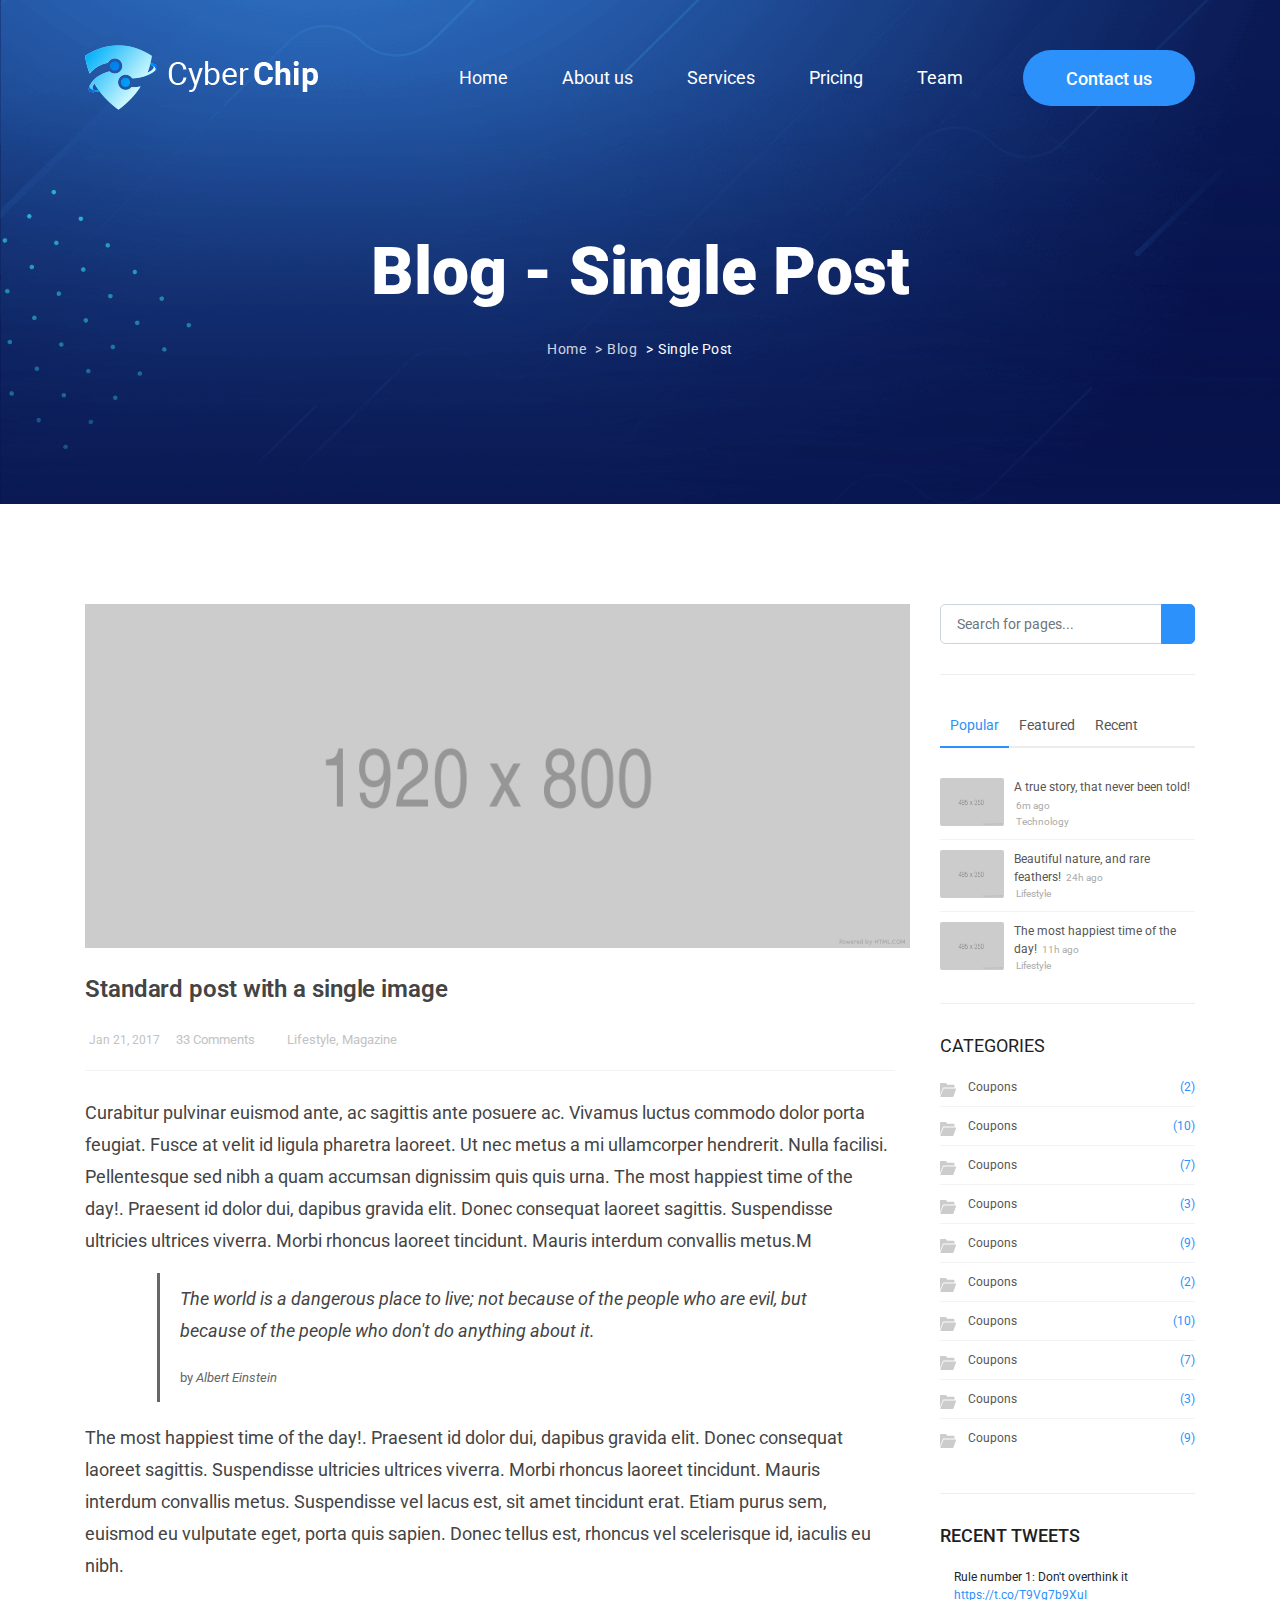
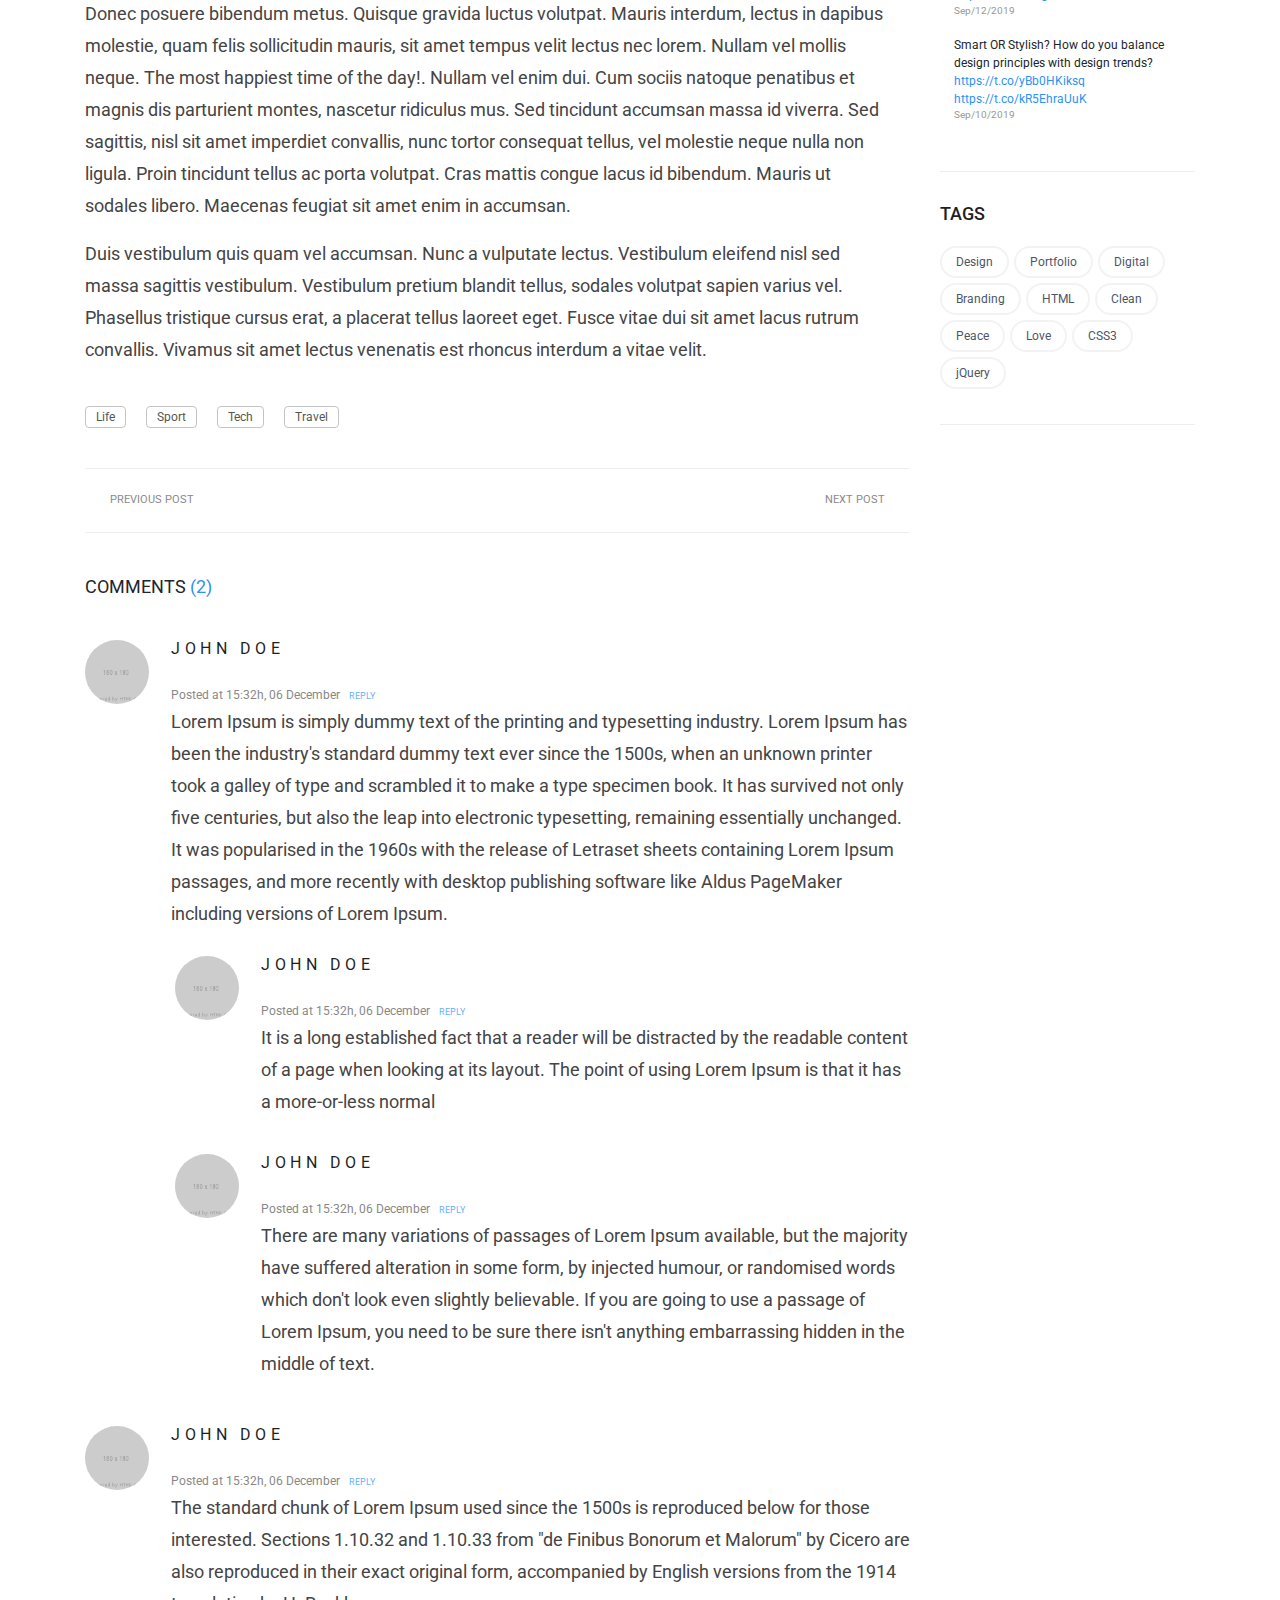
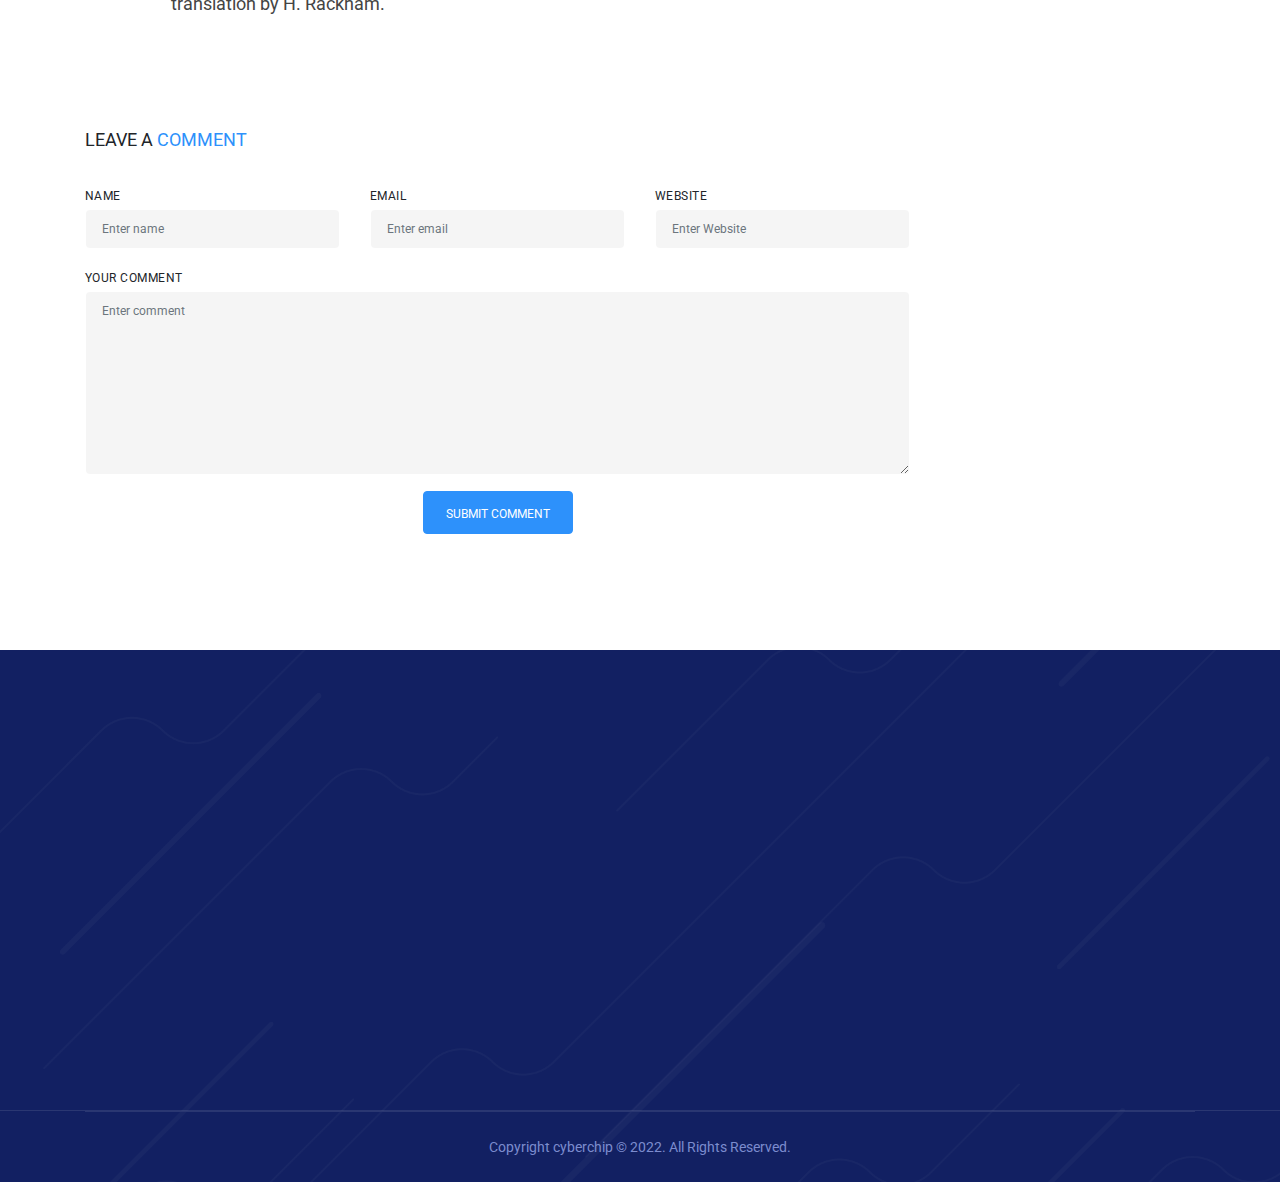
<file: single-post.html>
<!DOCTYPE HTML>
<html lang="zxx">
   <head>
      <meta name="viewport" content="width=device-width, initial-scale=1">
      <meta http-equiv="Content-Type" content="text/html; charset=utf-8"/>
      <link rel="stylesheet" href="assets/css/animate.css">
      <link rel="stylesheet" href="https://pro.fontawesome.com/releases/v5.10.0/css/all.css" integrity="sha384-AYmEC3Yw5cVb3ZcuHtOA93w35dYTsvhLPVnYs9eStHfGJvOvKxVfELGroGkvsg+p" crossorigin="anonymous"/>
      <link rel="stylesheet" href="assets/bootstarp/bootstrap.min.css">
      <link rel="stylesheet" href="assets/css/super-classes.css">
      <link rel="stylesheet" href="assets/css/style.css">
      <link rel="stylesheet" href="assets/css/custom-style.css">
      <link rel="stylesheet" href="assets/css/mobile.css">
      <title>Single Post | cyber-chip - WHMCS & Hosting HTML Template</title>
   </head>
   <body>
      <!---header-and-banner-section-->
      <div class="header-and-banner-con w-100">
         <div class="header-and-banner-inner-con overlay-content">
            <!--navbar-start-->
            <header>
               <div class="container">
                  <div class="header-con">
                     <nav class="navbar navbar-expand-lg navbar-light p-0">
                        <a class="navbar-brand p-0" href="index.html">
                        <img src="assets/image/logo-img.png" alt="logo-img" class="img-fluid">
                        </a>
                        <button class="navbar-toggler p-0 collapsed" type="button" data-toggle="collapse" data-target="#navbarSupportedContent" aria-controls="navbarSupportedContent" aria-expanded="false" aria-label="Toggle navigation">
                        <span class="navbar-toggler-icon"></span>
                        <span class="navbar-toggler-icon"></span>
                        <span class="navbar-toggler-icon"></span>
                        </button>
                        <div class="collapse navbar-collapse justify-content-end" id="navbarSupportedContent">
                           <ul class="navbar-nav">
                              <li class="nav-item active">
                                 <a class="nav-link text-white p-0" href="index.html">Home<span class="sr-only">(current)</span></a>
                              </li>
                              <li class="nav-item">
                                 <a class="nav-link text-white p-0" href="about.html">About us</a>
                              </li>
                              <li class="nav-item">
                                 <a class="nav-link text-white p-0" href="services.html"> Services </a>
                              </li>
                              <li class="nav-item">
                                 <a class="nav-link text-white p-0" href="pricing.html"> Pricing</a>
                              </li>
                              <li class="nav-item">
                                 <a class="nav-link text-white p-0" href="team.html">Team</a>
                              </li>
                           </ul>
                           <a href="contact.html" class=" my-2 my-sm-0 contact-btn">Contact us</a>
                        </div>
                     </nav>
                  </div>
               </div>
            </header>
            <!--navbar-end-->
            <!--banner-start-->
            <section class="banner-main-con about-page-main-banner-con">
               <div class="container">
                  <div class="banner-con about-page-banner-con text-center">
                     <div class="row wow slideInLeft" style="visibility: visible; animation-name: slideInLeft;">
                        <div class="col-lg-12">
                           <div class="about-page-banner-title">
                              <h1>Blog - Single Post</h1>
                              <div class="breadcrumb">
                                 <ul class="">
                                    <li><a href="index.html" class="text-white">Home</a> </li>
                                    <li><a href="#" class="text-white">Blog</a> </li>
                                    <li class="active" ><a href="#" class="text-white">Single Post</a> </li>
                                 </ul>
                                 <!--breadcrumb-->
                              </div>
                           </div>
                        </div>
                     </div>
                  </div>
               </div>
            </section>
            <!--banner-end-->
         </div>
      </div>
      <!---header-and-banner-section-->
      <!-- ======================================== -->
      <!-- ==========   {Single Post*}   ========== -->
      <!-- ======================================== -->
      <!--Header-->
      <section class=" blog-posts">
         <div class="container">
            <div class="row">
               <div class="col-xl-9 col-lg-9">
                  <div id="blog" class="single-post01">
                     <div class="post-item">
                        <div class="post-item-wrap">
                           <div class="post-image" data-aos="fade-up">
                              <a href="#">
                              <img  src="assets/image/post-featured-img1.jpg" class="img-fluid" alt="post-featured-img">
                              </a>
                              <!--post-image-->
                           </div>
                           <div class="post-item-description">
                              <h2 class="font_weight_600">Standard post with a single image</h2>
                              <div class="post-meta">
                                 <span class="post-meta-date color01"><i class="fa fa-calendar-o"></i>Jan 21, 2017</span>
                                 <span class="post-meta-comments color01"><a href=""><i class="fa fa-comments-o"></i>33 Comments</a></span>
                                 <span class="post-meta-category color01"><a href=""><i class="fa fa-tag"></i>Lifestyle, Magazine</a></span>
                                 <div class="post-meta-share float-right">
                                    <ul class="list-unstyled m-0">
                                       <li class="d-inline-block align-top"><a href="#">
                                          <i class="fab fa-facebook-square"></i>
                                          </a>
                                       </li>
                                       <li class="d-inline-block align-top"><a href="#">
                                          <i class="fab fa-twitter-square"></i>
                                          </a>
                                       </li>
                                       <li class="d-inline-block align-top"><a href="#">
                                          <i class="fab fa-instagram"></i>
                                          </a>
                                       </li>
                                       <li class="d-inline-block align-top"><a href="#">
                                          <i class="fas fa-envelope-square"></i>
                                          </a>
                                       </li>
                                    </ul>
                                    <!--post-meta-share-->
                                 </div>
                                 <!--post-meta-->
                              </div>
                              <p>Curabitur pulvinar euismod ante, ac sagittis ante posuere ac. Vivamus luctus commodo dolor porta feugiat. Fusce at velit id ligula pharetra laoreet. Ut nec metus a mi ullamcorper hendrerit. Nulla facilisi. Pellentesque sed nibh a quam accumsan dignissim quis quis urna. The most happiest time of the day!. Praesent id dolor dui, dapibus gravida elit. Donec consequat laoreet sagittis. Suspendisse ultricies ultrices viverra. Morbi rhoncus laoreet tincidunt. Mauris interdum convallis metus.M</p>
                              <div class="blockquote">
                                 <p>The world is a dangerous place to live; not because of the people who are evil, but because of the people who don't do anything about it.</p>
                                 <small>by <cite>Albert Einstein</cite></small>
                              </div>
                              <p> The most happiest time of the day!. Praesent id dolor dui, dapibus gravida elit. Donec consequat laoreet sagittis. Suspendisse ultricies ultrices viverra. Morbi rhoncus laoreet tincidunt. Mauris interdum convallis metus. Suspendisse vel lacus est, sit amet tincidunt erat. Etiam purus sem, euismod eu vulputate eget, porta quis sapien. Donec tellus est, rhoncus vel scelerisque id, iaculis eu nibh.</p>
                              <p>Donec posuere bibendum metus. Quisque gravida luctus volutpat. Mauris interdum, lectus in dapibus molestie, quam felis sollicitudin mauris, sit amet tempus velit lectus nec lorem. Nullam vel mollis neque. The most happiest time of the day!. Nullam vel enim dui. Cum sociis natoque penatibus et magnis dis parturient montes, nascetur ridiculus mus. Sed tincidunt accumsan massa id viverra. Sed sagittis, nisl sit amet imperdiet convallis, nunc tortor consequat tellus, vel molestie neque nulla non ligula. Proin tincidunt tellus ac porta volutpat. Cras mattis congue lacus id bibendum. Mauris ut sodales libero. Maecenas feugiat sit amet enim in accumsan.</p>
                              <p>Duis vestibulum quis quam vel accumsan. Nunc a vulputate lectus. Vestibulum eleifend nisl sed massa sagittis vestibulum. Vestibulum pretium blandit tellus, sodales volutpat sapien varius vel. Phasellus tristique cursus erat, a placerat tellus laoreet eget. Fusce vitae dui sit amet lacus rutrum convallis. Vivamus sit amet lectus venenatis est rhoncus interdum a vitae velit.</p>
                              <!--post-item-description-->
                           </div>
                           <div class="post-tags">
                              <a href="#">Life</a>
                              <a href="#">Sport</a>
                              <a href="#">Tech</a>
                              <a href="#">Travel</a>
                              <!--post-tags-->
                           </div>
                           <div class="post-navigation">
                              <a href="#" class="post-prev">
                                 <div class="post-prev-title"><span>Previous Post</span></div>
                              </a>
                              <a href="#" class="post-next">
                                 <div class="post-next-title"><span>Next Post</span></div>
                              </a>
                              <!--post-navigation-->
                           </div>
                           <div class="comments" id="comments">
                              <div class="comment_number text-uppercase font_weight_600">
                                 Comments <span>(2)</span>
                                 <!--comment_number-->
                              </div>
                              <div class="comment-list">
                                 <div class="comment" id="comment-1">
                                    <div class="image" data-aos="flip-left"><img alt="" src="assets/image/review1.jpg" class="avatar"></div>
                                    <div class="text">
                                       <h5 class="name font_weight_700">John Doe</h5>
                                       <span class="comment_date">Posted at 15:32h, 06 December</span>
                                       <a class="comment-reply-link" href="#">Reply</a>
                                       <div class="text_holder">
                                          <p>Lorem Ipsum is simply dummy text of the printing and typesetting industry. Lorem Ipsum has been the industry's standard dummy text ever since the 1500s, when an unknown printer took a galley of type and scrambled it to make a type specimen book. It has survived not only five centuries, but also the leap into electronic typesetting, remaining essentially unchanged. It was popularised in the 1960s with the release of Letraset sheets containing Lorem Ipsum passages, and more recently with desktop publishing software like Aldus PageMaker including versions of Lorem Ipsum.</p>
                                          <!--text_holder-->
                                       </div>
                                       <!--text-->
                                    </div>
                                    <div class="comment" id="comment-1-1">
                                       <div class="image" data-aos="flip-left"><img alt="" src="assets/image/review2.jpg" class="avatar"></div>
                                       <div class="text">
                                          <h5 class="name font_weight_700">John Doe</h5>
                                          <span class="comment_date">Posted at 15:32h, 06 December</span>
                                          <a class="comment-reply-link" href="#">Reply</a>
                                          <div class="text_holder">
                                             <p>It is a long established fact that a reader will be distracted by the readable content of a page when looking at its layout. The point of using Lorem Ipsum is that it has a more-or-less normal </p>
                                             <!--text_holder-->
                                          </div>
                                          <!--text-->
                                       </div>
                                       <!--comment-->
                                    </div>
                                    <div class="comment" id="comment-1-2">
                                       <div class="image" data-aos="flip-left"><img alt="" src="assets/image/review1.jpg" class="avatar"></div>
                                       <div class="text">
                                          <h5 class="name font_weight_700">John Doe</h5>
                                          <span class="comment_date">Posted at 15:32h, 06 December</span>
                                          <a class="comment-reply-link" href="#">Reply</a>
                                          <div class="text_holder">
                                             <p>There are many variations of passages of Lorem Ipsum available, but the majority have suffered alteration in some form, by injected humour, or randomised words which don't look even slightly believable. If you are going to use a passage of Lorem Ipsum, you need to be sure there isn't anything embarrassing hidden in the middle of text. </p>
                                             <!--text_holder-->
                                          </div>
                                          <!--text-->
                                       </div>
                                       <!--comment-->
                                    </div>
                                    <!--comment-->
                                 </div>
                                 <div class="comment" id="comment-2">
                                    <div class="image" data-aos="flip-left"><img alt="" src="assets/image/review2.jpg" class="avatar"></div>
                                    <div class="text">
                                       <h5 class="name font_weight_700">John Doe</h5>
                                       <span class="comment_date">Posted at 15:32h, 06 December</span>
                                       <a class="comment-reply-link" href="#">Reply</a>
                                       <div class="text_holder">
                                          <p>The standard chunk of Lorem Ipsum used since the 1500s is reproduced below for those interested. Sections 1.10.32 and 1.10.33 from "de Finibus Bonorum et Malorum" by Cicero are also reproduced in their exact original form, accompanied by English versions from the 1914 translation by H. Rackham.</p>
                                          <!--text_holder-->
                                       </div>
                                       <!--text-->
                                    </div>
                                    <!--comment-->
                                 </div>
                                 <!--comment-list-->
                              </div>
                              <!--comments-->
                           </div>
                           <div class="respond-form" id="respond">
                              <div class="respond-comment text-uppercase font_weight_600">
                                 Leave a <span>Comment</span>
                                 <!--respond-comment-->
                              </div>
                              <form class="form-gray-fields">
                                 <div class="row">
                                    <div class="col-lg-4">
                                       <div class="form-group">
                                          <label class="upper font_weight_600" for="name">Name</label>
                                          <input class="form-control required" name="senderName" placeholder="Enter name" id="name" aria-required="true" type="text">
                                          <!--form-group-->
                                       </div>
                                       <!--col-->
                                    </div>
                                    <div class="col-lg-4">
                                       <div class="form-group">
                                          <label class="upper font_weight_600" for="email">Email</label>
                                          <input class="form-control required email" name="senderEmail" placeholder="Enter email" id="email" aria-required="true" type="email">
                                          <!--form-group-->
                                       </div>
                                       <!--col-->
                                    </div>
                                    <div class="col-lg-4">
                                       <div class="form-group">
                                          <label class="upper font_weight_600" for="website">Website</label>
                                          <input class="form-control website" name="senderWebsite" placeholder="Enter Website" id="website" aria-required="false" type="text">
                                          <!--form-group-->
                                       </div>
                                       <!--col-->
                                    </div>
                                    <!--row-->
                                 </div>
                                 <div class="row">
                                    <div class="col-lg-12">
                                       <div class="form-group">
                                          <label class="upper font_weight_600" for="comment">Your comment</label>
                                          <textarea class="form-control required" name="comment" rows="9" placeholder="Enter comment" id="comment" aria-required="true"></textarea>
                                          <!--form-group-->
                                       </div>
                                       <!--col-->
                                    </div>
                                    <!--row-->
                                 </div>
                                 <div class="row">
                                    <div class="col-lg-12">
                                       <div class="form-group text-center">
                                          <button class="btn font_weight_600" type="submit">Submit Comment</button>
                                          <!--form-group-->
                                       </div>
                                       <!--col-->
                                    </div>
                                    <!--row-->
                                 </div>
                                 <!--form-gray-fields-->
                              </form>
                              <!--respond-form-->
                           </div>
                           <!--post-item-wrap-->
                        </div>
                        <!--post-item-->
                     </div>
                     <!--single-post01-->
                  </div>
                  <!--col-->
               </div>
               <div class="sidebar sticky-sidebar col-lg-3">
                  <div class="theiaStickySidebar">
                     <div class="widget widget-newsletter">
                        <form id="widget-search-form-sidebar" class="form-inline">
                           <div class="input-group">
                              <input type="text" aria-required="true" name="q" class="form-control widget-search-form" placeholder="Search for pages...">
                              <div class="input-group-append">
                                 <span class="input-group-btn">
                                 <button type="submit" id="widget-widget-search-form-button" class="btn"><i class="fa fa-search"></i></button>
                                 </span>
                                 <!--input-group-append-->
                              </div>
                              <!--input-group-->
                           </div>
                           <!--form-inline-->
                        </form>
                        <!--widget-->
                     </div>
                     <div class="widget">
                        <div class="tabs">
                           <ul class="nav nav-tabs" id="tabs-posts" role="tablist">
                              <li class="nav-item p-0">
                                 <a class="nav-link active" id="home-tab" data-toggle="tab" href="#popular" role="tab" aria-controls="popular" aria-selected="true">Popular</a>
                              </li>
                              <li class="nav-item p-0">
                                 <a class="nav-link" id="profile-tab" data-toggle="tab" href="#featured" role="tab" aria-controls="featured" aria-selected="false">Featured</a>
                              </li>
                              <li class="nav-item p-0">
                                 <a class="nav-link" id="contact-tab" data-toggle="tab" href="#recent" role="tab" aria-controls="recent" aria-selected="false">Recent</a>
                              </li>
                              <!--nav-tabs-->
                           </ul>
                           <div class="tab-content" id="tabs-posts-content">
                              <div class="tab-pane fade show active" id="popular" role="tabpanel">
                                 <div class="post-thumbnail-list">
                                    <div class="post-thumbnail-entry">
                                       <img data-aos="fade-up" alt="" src="assets/image/side_post_img01.jpg">
                                       <div class="post-thumbnail-content">
                                          <a href="#">A true story, that never been told!</a>
                                          <span class="post-date"><i class="far fa-clock"></i> 6m ago</span>
                                          <span class="post-category"><i class="fa fa-tag"></i> Technology</span>
                                          <!--post-thumbnail-content-->
                                       </div>
                                       <!--post-thumbnail-entry-->
                                    </div>
                                    <div class="post-thumbnail-entry">
                                       <img data-aos="fade-up" alt="" src="assets/image/side_post_img02.jpg">
                                       <div class="post-thumbnail-content">
                                          <a href="#">Beautiful nature, and rare feathers!</a>
                                          <span class="post-date"><i class="far fa-clock"></i> 24h ago</span>
                                          <span class="post-category"><i class="fa fa-tag"></i> Lifestyle</span>
                                          <!--post-thumbnail-content-->
                                       </div>
                                       <!--post-thumbnail-entry-->
                                    </div>
                                    <div class="post-thumbnail-entry">
                                       <img data-aos="fade-up" alt="" src="assets/image/side_post_img03.jpg">
                                       <div class="post-thumbnail-content">
                                          <a href="#">The most happiest time of the day!</a>
                                          <span class="post-date"><i class="far fa-clock"></i> 11h ago</span>
                                          <span class="post-category"><i class="fa fa-tag"></i> Lifestyle</span>
                                          <!--post-thumbnail-content-->
                                       </div>
                                       <!--post-thumbnail-entry-->
                                    </div>
                                    <!--post-thumbnail-list-->
                                 </div>
                                 <!--tab-pane-->
                              </div>
                              <div class="tab-pane fade" id="featured" role="tabpanel">
                                 <div class="post-thumbnail-list">
                                    <div class="post-thumbnail-entry">
                                       <img data-aos="fade-up" alt="" src="assets/image/side_post_img03.jpg">
                                       <div class="post-thumbnail-content">
                                          <a href="#">Beautiful nature, and rare feathers!</a>
                                          <span class="post-date"><i class="far fa-clock"></i> 24h ago</span>
                                          <span class="post-category"><i class="fa fa-tag"></i> Lifestyle</span>
                                          <!--post-thumbnail-content-->
                                       </div>
                                       <!--post-thumbnail-entry-->
                                    </div>
                                    <div class="post-thumbnail-entry">
                                       <img data-aos="fade-up" alt="" src="assets/image/side_post_img02.jpg">
                                       <div class="post-thumbnail-content">
                                          <a href="#">The most happiest time of the day!</a>
                                          <span class="post-date"><i class="far fa-clock"></i> 11h ago</span>
                                          <span class="post-category"><i class="fa fa-tag"></i> Lifestyle</span>
                                          <!--post-thumbnail-content-->
                                       </div>
                                       <!--post-thumbnail-entry-->
                                    </div>
                                    <div class="post-thumbnail-entry">
                                       <img data-aos="fade-up" alt="" src="assets/image/side_post_img01.jpg">
                                       <div class="post-thumbnail-content">
                                          <a href="#">New costs and rise of the economy!</a>
                                          <span class="post-date"><i class="far fa-clock"></i> 11h ago</span>
                                          <span class="post-category"><i class="fa fa-tag"></i> Lifestyle</span>
                                          <!--post-thumbnail-content-->
                                       </div>
                                       <!--post-thumbnail-entry-->
                                    </div>
                                    <!--post-thumbnail-list-->
                                 </div>
                                 <!--tab-pane-->
                              </div>
                              <div class="tab-pane fade" id="recent" role="tabpanel">
                                 <div class="post-thumbnail-list">
                                    <div class="post-thumbnail-entry">
                                       <img data-aos="fade-up" alt="" src="assets/image/side_post_img02.jpg">
                                       <div class="post-thumbnail-content">
                                          <a href="#">The most happiest time of the day!</a>
                                          <span class="post-date"><i class="far fa-clock"></i> 11h ago</span>
                                          <span class="post-category"><i class="fa fa-tag"></i> Lifestyle</span>
                                          <!--post-thumbnail-content-->
                                       </div>
                                       <!--post-thumbnail-entry-->
                                    </div>
                                    <div class="post-thumbnail-entry">
                                       <img data-aos="fade-up" alt="" src="assets/image/side_post_img01.jpg">
                                       <div class="post-thumbnail-content">
                                          <a href="#">New costs and rise of the economy!</a>
                                          <span class="post-date"><i class="far fa-clock"></i> 11h ago</span>
                                          <span class="post-category"><i class="fa fa-tag"></i> Lifestyle</span>
                                          <!--post-thumbnail-content-->
                                       </div>
                                       <!--post-thumbnail-entry-->
                                    </div>
                                    <div class="post-thumbnail-entry">
                                       <img data-aos="fade-up" alt="" src="assets/image/side_post_img03.jpg">
                                       <div class="post-thumbnail-content">
                                          <a href="#">Beautiful nature, and rare feathers!</a>
                                          <span class="post-date"><i class="far fa-clock"></i> 24h ago</span>
                                          <span class="post-category"><i class="fa fa-tag"></i> Lifestyle</span>
                                          <!--post-thumbnail-content-->
                                       </div>
                                       <!--post-thumbnail-entry-->
                                    </div>
                                    <!--post-thumbnail-list-->
                                 </div>
                                 <!--tab-pane-->
                              </div>
                              <!--tab-content-->
                           </div>
                           <!--tabs-->
                        </div>
                        <!--widget-->
                     </div>
                     <div class="widget widget-categories">
                        <div class="widget-title font_weight_600">Categories</div>
                        <ul>
                           <li class="cat-item">
                              <a href="#">Coupons</a>
                              <span class="cat-count-span">(2)</span>
                           </li>
                           <li class="cat-item">
                              <a href="#">Coupons</a>
                              <span class="cat-count-span">(10)</span>
                           </li>
                           <li class="cat-item">
                              <a href="#">Coupons</a>
                              <span class="cat-count-span">(7)</span>
                           </li>
                           <li class="cat-item">
                              <a href="#">Coupons</a>
                              <span class="cat-count-span">(3)</span>
                           </li>
                           <li class="cat-item">
                              <a href="#">Coupons</a>
                              <span class="cat-count-span">(9)</span>
                           </li>
                           <li class="cat-item">
                              <a href="#">Coupons</a>
                              <span class="cat-count-span">(2)</span>
                           </li>
                           <li class="cat-item">
                              <a href="#">Coupons</a>
                              <span class="cat-count-span">(10)</span>
                           </li>
                           <li class="cat-item">
                              <a href="#">Coupons</a>
                              <span class="cat-count-span">(7)</span>
                           </li>
                           <li class="cat-item">
                              <a href="#">Coupons</a>
                              <span class="cat-count-span">(3)</span>
                           </li>
                           <li class="cat-item">
                              <a href="#">Coupons</a>
                              <span class="cat-count-span">(9)</span>
                           </li>
                        </ul>
                     </div>
                     <div class="widget widget-tweeter">
                        <h4 class="widget-title font_weight_600">Recent Tweets</h4>
                        <div id="twitter-cnt">
                           <ul>
                              <li>Rule number 1: Don't overthink it
                                 <a href="#" target="_blank" title="Visit this link">https://t.co/T9Vg7b9XuI</a>
                                 <small>Sep/12/2019</small>
                              </li>
                              <li>Smart OR Stylish? How do you balance design principles with design trends? <a href="#" target="_blank" title="Visit this link">https://t.co/yBb0HKiksq</a>
                                 <a href="https://t.co/kR5EhraUuK" target="_blank" title="Visit this link">https://t.co/kR5EhraUuK</a>
                                 <small>Sep/10/2019</small>
                              </li>
                           </ul>
                           <!--twitter-cnt-->
                        </div>
                        <!--widget-->
                     </div>
                     <div class="widget widget-tags">
                        <h4 class="widget-title font_weight_600">Tags</h4>
                        <div class="tags">
                           <a href="#">Design</a>
                           <a href="#">Portfolio</a>
                           <a href="#">Digital</a>
                           <a href="#">Branding</a>
                           <a href="#">HTML</a>
                           <a href="#">Clean</a>
                           <a href="#">Peace</a>
                           <a href="#">Love</a>
                           <a href="#">CSS3</a>
                           <a href="#">jQuery</a>
                           <!--tags-->
                        </div>
                        <!--widget-->
                     </div>
                     <!--theiaStickySidebar-->
                  </div>
                  <!--sidebar-->
               </div>
               <!--row-->
            </div>
         </div>
         <!--container-->
      </section>
      <!-- weight-footer-section -->
      <section>
         <div class="weight-footer-main-con bg-overly-img">
            <div class="container overlay-content">
               <div class="weight-footer-item-con">
                  <div class="row wow fadeInUp">
                     <div class="col-lg-4 col-md-12 col-12 text-lg-left text-md-center">
                        <div class="weight-footer-item weight-footer-item1 mb-lg-0 mb-3">
                           <div class="weight-footer-item-img">
                              <figure>
                                 <img src="assets/image/logo-img.png" alt="logo-img" class="img-fluid">
                              </figure>
                           </div>
                           <div class="weight-footer-item-content">
                              <p class="mb-xl-0 mb-lg-0 mb-md-4 weight-footer-item1-content">Deleniti atque corrupti quos dolores et quas 
                                 molestias excepturi sint occaecati rupiditate 
                                 non provident, similique sunt in culpa qui 
                                 officia deserunt mollitia animi..
                              </p>
                           </div>
                        </div>
                     </div>
                     <div class="col-lg-2 col-md-3 col-5">
                        <div class="weight-footer-item mb-lg-0 mb-md-0 mb-3">
                           <div class="weight-footer-item-title">
                              <h3>About Us</h3>
                           </div>
                           <div class="weight-footer-item-link">
                              <ul class="list-unstyled mb-0">
                                 <li>
                                    <a href="about.html">
                                    About us
                                    </a>
                                 </li>
                                 <li>
                                    <a href="services.html">
                                    Services
                                    </a>
                                 </li>
                                 <li>
                                    <a href="pricing.html">
                                    Pricing
                                    </a>
                                 </li>
                                 <li>
                                    <a href="team.html">
                                    Team
                                    </a>
                                 </li>
                                 <li class="mb-0">
                                    <a href="contact.html">
                                    Contact us
                                    </a> 
                                 </li>
                              </ul>
                           </div>
                        </div>
                     </div>
                     <div class="col-lg-3 col-md-4 col-7">
                        <div class="weight-footer-item mb-lg-0 mb-md-0 mb-3">
                           <div class="weight-footer-item-title">
                              <h3>Our Services</h3>
                           </div>
                           <div class="weight-footer-item-content weight-footer-item-link">
                              <ul class="list-unstyled mb-0 social-icon-list">
                                 <li class="weight-footer-item2-content col-lg-11 pl-0 pr-0">121 King Street Melbourne,
                                    3000,  Australia
                                 </li>
                                 <li>
                                    <a href="mailto:info@cyberchip.com">
                                    info@cyberchip.com 
                                    </a>
                                 </li>
                                 <li>
                                    <a href="tel:+123456789">+1 23 45 6789</a>
                                 </li>
                                 <li class="d-inline-block mb-0"><a href="https://www.facebook.com/"><i class="fab fa-facebook-f"></i></a></li>
                                 <li class="d-inline-block mb-0"><a href="https://twitter.com/?lang=en"><i class="fab fa-twitter"></i></a></li>
                                 <li class="d-inline-block mb-0"><a href="https://www.instagram.com/accounts/login/"><i class="fab fa-instagram"></i></a></li>
                              </ul>
                           </div>
                        </div>
                     </div>
                     <div class="col-lg-3 col-md-5 col-12">
                        <div class="weight-footer-item mb-0">
                           <div class="weight-footer-item-title">
                              <h3 class="Newsletter-title">Newsletter</h3>
                           </div>
                           <div class="weight-footer-item-form">
                              <div class="weight-footer-item-form-input">
                                 <input type="email" placeholder="Enter your email">
                                 <button class="border-0" value="">
                                 <img src="assets/image/submit-img.png" alt="submit-img" class="img-fluid">
                                 </button>
                              </div>
                              <div class="form-group mb-0">
                                 <input type="checkbox" id="html">
                                 <label for="html" class="checkbox-details mb-0">I Agree to the Terms</label>
                              </div>
                           </div>
                        </div>
                     </div>
                  </div>
               </div>
            </div>
            <div class="footer-con">
               <div class="container overlay-content">
                  <div class="row">
                     <div class="col-lg-12">
                        <div class="footer-con text-center">
                           <p>Copyright cyberchip © 2022. All Rights Reserved.</p>
                        </div>
                     </div>
                  </div>
               </div>
            </div>
         </div>
      </section>
      <!-- weight-footer-section -->
      <script src="assets/js/wow.js"></script>
      <script>
         new WOW().init();
      </script>
      <script src="assets/js/jquery-3.6.0.min.js"> </script>
      <script src="assets/js/popper.min.js"> </script>
      <script src="assets/js/bootstrap.min.js"> </script>
   </body>
</html>
</file>
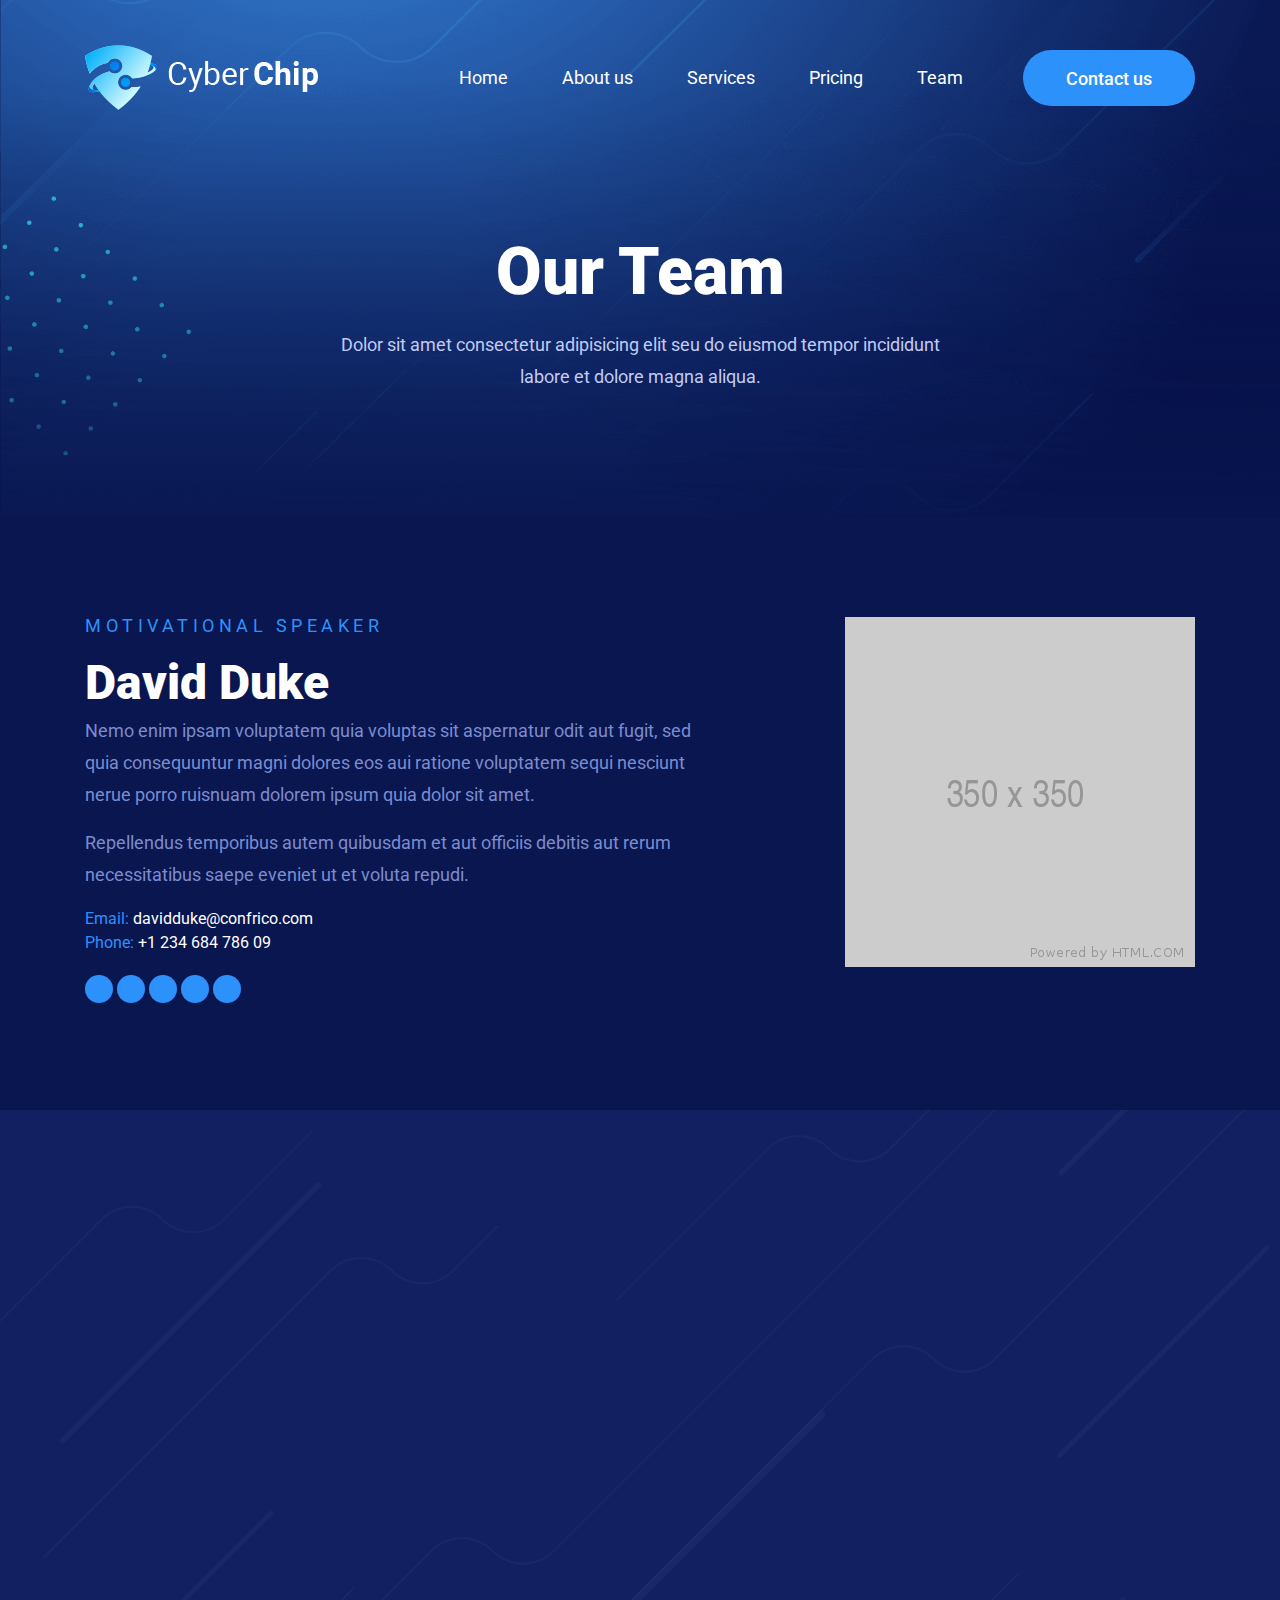
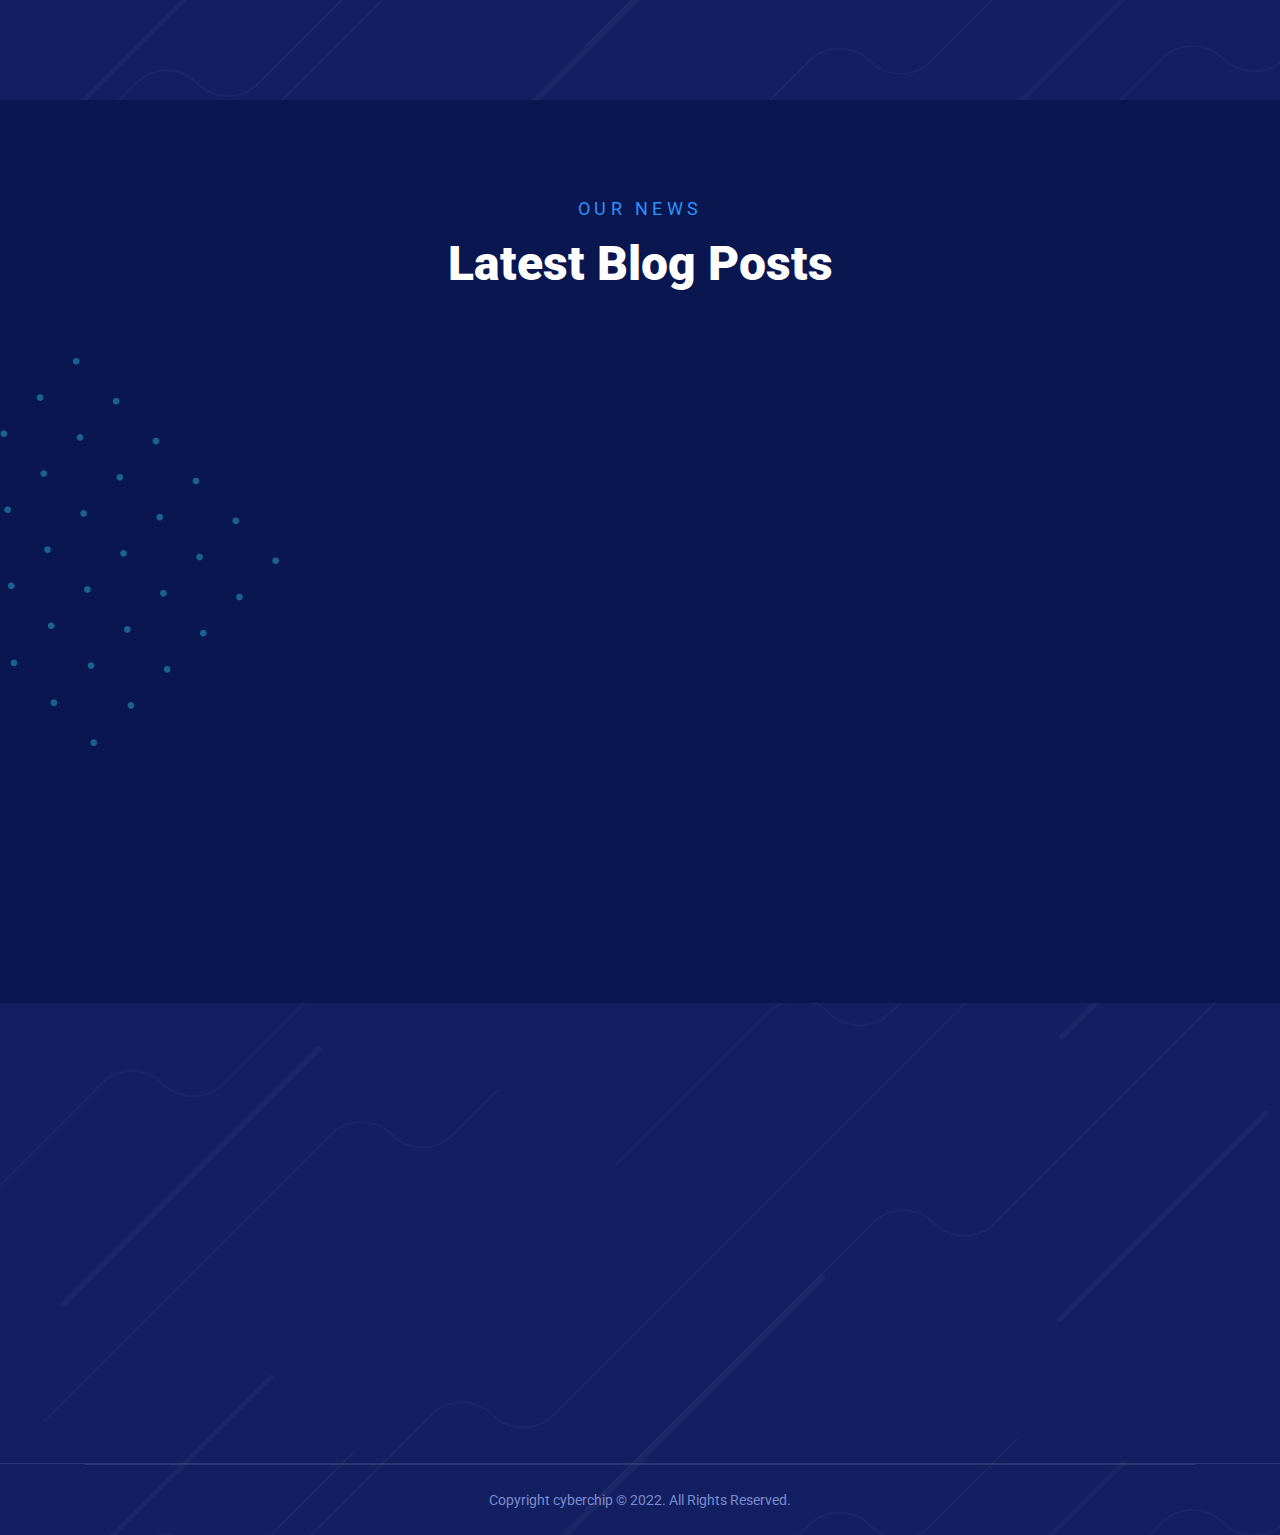
<file: team-detail.html>
<!DOCTYPE html>
<html lang="zxx">
   <head>
      <meta name="viewport" content="width=device-width, initial-scale=1">
      <meta http-equiv="Content-Type" content="text/html; charset=utf-8"/>
      <link rel="stylesheet" href="assets/css/animate.css">
      <link rel="stylesheet" href="https://pro.fontawesome.com/releases/v5.10.0/css/all.css" integrity="sha384-AYmEC3Yw5cVb3ZcuHtOA93w35dYTsvhLPVnYs9eStHfGJvOvKxVfELGroGkvsg+p" crossorigin="anonymous"/>
      <link rel="stylesheet" href="assets/bootstarp/bootstrap.min.css">
      <link rel="stylesheet" href="assets/css/super-classes.css">
      <link rel="stylesheet" href="assets/css/style.css">
      <link rel="stylesheet" href="assets/css/mobile.css">
      <title>cyber chip | Team-detail</title>
   </head>
   <body>
      <!---header-and-banner-section-->
      <div class="header-and-banner-con w-100">
         <div class="header-and-banner-inner-con overlay-content">
            <!--navbar-start-->
            <header>
               <div class="container">
                  <div class="header-con">
                     <nav class="navbar navbar-expand-lg navbar-light p-0">
                        <a class="navbar-brand p-0" href="index.html">
                        <img src="assets/image/logo-img.png" alt="logo-img" class="img-fluid">
                        </a>
                        <button class="navbar-toggler p-0 collapsed" type="button" data-toggle="collapse" data-target="#navbarSupportedContent" aria-controls="navbarSupportedContent" aria-expanded="false" aria-label="Toggle navigation">
                        <span class="navbar-toggler-icon"></span>
                        <span class="navbar-toggler-icon"></span>
                        <span class="navbar-toggler-icon"></span>
                        </button>
                        <div class="collapse navbar-collapse justify-content-end" id="navbarSupportedContent">
                           <ul class="navbar-nav">
                              <li class="nav-item active">
                                 <a class="nav-link text-white p-0" href="index.html">Home<span class="sr-only">(current)</span></a>
                              </li>
                              <li class="nav-item">
                                 <a class="nav-link text-white p-0" href="about.html">About us</a>
                              </li>
                              <li class="nav-item">
                                 <a class="nav-link text-white p-0" href="services.html"> Services </a>
                              </li>
                              <li class="nav-item">
                                 <a class="nav-link text-white p-0" href="pricing.html"> Pricing</a>
                              </li>
                              <li class="nav-item">
                                 <a class="nav-link text-white p-0" href="team.html">Team</a>
                              </li>
                           </ul>
                           <a href="contact.html" class=" my-2 my-sm-0 contact-btn">Contact us</a>
                        </div>
                     </nav>
                  </div>
               </div>
            </header>
            <!--navbar-end-->
            <!--banner-start-->
            <section class="banner-main-con about-page-main-banner-con">
               <div class="container">
                  <div class="banner-con about-page-banner-con text-center">
                     <div class="row wow slideInLeft">
                        <div class="col-lg-12">
                           <div class="about-page-banner-title">
                              <h1>Our Team</h1>
                              <p class="mb-0">Dolor sit amet consectetur adipisicing elit seu do eiusmod tempor incididunt
                                 labore et dolore magna aliqua. 
                              </p>
                           </div>
                        </div>
                     </div>
                  </div>
               </div>
            </section>
            <!--banner-end-->
         </div>
      </div>
      <!---header-and-banner-section-->
      <!-- team detail section -->
      <section>
         <div class="team-detail-con text-lg-left text-center">
            <div class="container">
               <div class="row">
                  <div class="col-lg-7 order-lg-0 order-2">
                     <div class="team-member-detail wow slideInLeft">
                        <h5>Motivational Speaker</h5>
                        <h2>David Duke</h2>
                        <p>Nemo enim ipsam voluptatem quia voluptas sit aspernatur odit aut fugit, sed quia consequuntur magni dolores eos aui ratione voluptatem sequi nesciunt nerue porro ruisnuam dolorem ipsum quia dolor sit amet.</p>
                        <p>Repellendus temporibus autem quibusdam et aut officiis debitis aut rerum necessitatibus saepe eveniet ut et voluta repudi.</p>
                        <div class="team-contanct">
                           <span>Email:</span>
                           <span class="text-white"> davidduke@confrico.com</span><br>
                           <span>Phone: </span>
                           <span class="text-white">+1 234 684 786 09</span>
                        </div>
                        <div class="team-social-icon">
                           <ul class="mb-0 list-unstyled">
                              <li class="d-inline-block">
                                 <a href="https://www.facebook.com/">
                                 <i class="fab fa-facebook-f d-flex justify-content-center align-items-center"></i>
                                 </a>
                              </li>
                              <li class="d-inline-block">
                                 <a href="https://twitter.com/login?lang=en">
                                 <i class="fab fa-twitter d-flex justify-content-center align-items-center"></i>
                                 </a>
                              </li>
                              <li class="d-inline-block">
                                 <a href="https://www.linkedin.com/login">
                                 <i class="fab fa-linkedin-in d-flex justify-content-center align-items-center"></i>
                                 </a>
                              </li>
                              <li class="d-inline-block ">
                                 <a href="https://www.youtube.com/">
                                 <i class="fab fa-youtube d-flex justify-content-center align-items-center"></i>
                                 </a>
                              </li>
                              <li class="d-inline-block">
                                 <a href="https://www.pinterest.com/">
                                 <i class="fab fa-pinterest d-flex justify-content-center align-items-center"></i>
                                 </a>
                              </li>
                           </ul>
                        </div>
                     </div>
                  </div>
                  <div class="col-lg-5">
                     <figure class="mb-0 float-lg-right wow slideInRight">
                        <img src="assets/image/team-member-img.png" alt="team-member-img" class="img-fluid">
                     </figure>
                  </div>
               </div>
            </div>
         </div>
      </section>
      <!-- team detail section -->
      <!-- professional skils section -->
      <section>
         <div class="team-professional-con bg-overly-img">
            <div class="overlay-content">
               <div class="container">
                  <div class="row">
                     <div class="col-lg-6">
                        <div class="team-professional-lft wow slideInLeft">
                           <h2>Professional Skils</h2>
                           <div class="skills" data-percent="95%">
                              <div class="title-bar ">
                                 <h5 class="mb-0">Leadership</h5>
                              </div>
                              <span>95%</span>
                              <div class="skillbar"></div>
                           </div>
                           <div class="skills" data-percent="60%">
                              <div class="title-bar">
                                 <h5 class="mb-0">Mentoring</h5>
                              </div>
                              <span>60%</span>
                              <div class="skillbar"></div>
                           </div>
                           <div class="skills" data-percent="85%">
                              <div class="title-bar">
                                 <h5 class="mb-0">Event Organizer</h5>
                              </div>
                              <span>85%</span>
                              <div class="skillbar"></div>
                           </div>
                           <div class="skills" data-percent="85%">
                              <div class="title-bar">
                                 <h5 class="mb-0">Management</h5>
                              </div>
                              <span>85%</span>
                              <div class="skillbar"></div>
                           </div>
                        </div>
                       
                     </div>
                     <div class="col-lg-6">
                        <div class="experiences-con wow slideInRight">
                           <h2>Experiences</h2>
                           <p>Nemo enim ipsam voluptatem quia voluptas sit aspernatur odit aut fugit, sed quia consequuntur magni dolores.</p>
                           <ul class="list-unstyled list">
                              <li><i class="fas fa-check-circle"></i>Lorem Ipsum is simply dummy text printing.</li>
                              <li><i class="fas fa-check-circle"></i>It is a long established fact that a reader.</li>
                              <li><i class="fas fa-check-circle"></i>Contrary to popular belief, Lorem Ipsum.</li>
                              <li><i class="fas fa-check-circle"></i>Lorem Ipsum is simply dummy text printing</li>
                              <li><i class="fas fa-check-circle"></i>It is a long established fact that a reader.</li>
                           </ul>
                        </div>
                     </div>
                  </div>
               </div>
            </div>
         
         </div>
      </section>
      <!-- professional skils section -->
      <!-- blog-post-section -->
      <section>
         <div class="blog-post-con dots-right-img team-blog-post">
            <div class="container overlay-content">
               <div class="blog-post-heading text-center">
                  <h5>Our NEws</h5>
                  <h2>Latest Blog Posts</h2>
               </div>
               <div class="row">
                  <div class="col-lg-6 col-md-6 col-12 mb-lg-0 mb-md-0  mb-4 wow slideInLeft">
                     <div class="blog-post-item">
                        <div class="blog-post-item-img">
                           <a href="single-post.html">
                              <figure class="mb-0">
                                 <img src="assets/image/blog-post-img1.png" alt="blog-post-img" class="img-fluid">
                              </figure>
                           </a>
                        </div>
                        <div class="blog-post-item-title">
                           <a href="single-post.html">
                              <h6>Trend In Design</h6>
                           </a>
                           <a href="single-post.html">
                              <h4 class="mb-3">Protect Your Workplace From 
                                 Cyber Attacks
                              </h4>
                           </a>
                           <a href="single-post.html" class="blog-post-item-title-link">Read more <i class="fas fa-chevron-right"></i></a>
                        </div>
                     </div>
                  </div>
                  <div class="col-lg-6 col-md-6 col-12 wow slideInRight">
                     <div class="blog-post-item">
                        <div class="blog-post-item-img">
                           <a href="single-post.html">
                              <figure class="mb-0">
                                 <img src="assets/image/blog-post-img2.png" alt="blog-post-img" class="img-fluid">
                              </figure>
                           </a>
                        </div>
                        <div class="blog-post-item-title">
                           <a href="single-post.html">
                              <h6>Management</h6>
                           </a>
                           <a href="single-post.html">
                              <h4 class="mb-3">Security In A Fragment World Of 
                                 Workload For Your Business
                              </h4>
                           </a>
                           <a href="single-post.html" class="blog-post-item-title-link">Read more <i class="fas fa-chevron-right"></i></a>
                        </div>
                     </div>
                  </div>
               </div>
            </div>
         </div>
      </section>
      <!-- blog-post-section -->
      <!-- weight-footer-section -->
      <section>
         <div class="weight-footer-main-con bg-overly-img">
            <div class="container overlay-content">
               <div class="weight-footer-item-con">
                  <div class="row wow fadeInUp">
                     <div class="col-lg-4 col-md-12 col-12 text-lg-left text-md-center">
                        <div class="weight-footer-item weight-footer-item1 mb-lg-0 mb-3">
                           <div class="weight-footer-item-img">
                              <figure>
                                 <img src="assets/image/logo-img.png" alt="logo-img" class="img-fluid">
                              </figure>
                           </div>
                           <div class="weight-footer-item-content">
                              <p class="mb-xl-0 mb-lg-0 mb-md-4 weight-footer-item1-content">Deleniti atque corrupti quos dolores et quas 
                                 molestias excepturi sint occaecati rupiditate 
                                 non provident, similique sunt in culpa qui 
                                 officia deserunt mollitia animi..
                              </p>
                           </div>
                        </div>
                     </div>
                     <div class="col-lg-2 col-md-3 col-5">
                        <div class="weight-footer-item mb-lg-0 mb-md-0 mb-3">
                           <div class="weight-footer-item-title">
                              <h3>About Us</h3>
                           </div>
                           <div class="weight-footer-item-link">
                              <ul class="list-unstyled mb-0">
                                 <li>
                                    <a href="about.html">
                                    About us
                                    </a>
                                 </li>
                                 <li>
                                    <a href="services.html">
                                    Services
                                    </a>
                                 </li>
                                 <li>
                                    <a href="pricing.html">
                                    Pricing
                                    </a>
                                 </li>
                                 <li>
                                    <a href="team.html">
                                    Team
                                    </a>
                                 </li>
                                 <li class="mb-0">
                                    <a href="contact.html">
                                    Contact us
                                    </a> 
                                 </li>
                              </ul>
                           </div>
                        </div>
                     </div>
                     <div class="col-lg-3 col-md-4 col-7">
                        <div class="weight-footer-item mb-lg-0 mb-md-0 mb-3">
                           <div class="weight-footer-item-title">
                              <h3>Our Services</h3>
                           </div>
                           <div class="weight-footer-item-content weight-footer-item-link">
                              <ul class="list-unstyled mb-0 social-icon-list">
                                 <li class="weight-footer-item2-content col-lg-11 pl-0 pr-0">121 King Street Melbourne,
                                    3000,  Australia
                                 </li>
                                 <li>
                                    <a href="mailto:info@cyberchip.com">
                                    info@cyberchip.com 
                                    </a>
                                 </li>
                                 <li>
                                    <a href="tel:+123456789">+1 23 45 6789</a>
                                 </li>
                                 <li class="d-inline-block mb-0"><a href="https://www.facebook.com/"><i class="fab fa-facebook-f"></i></a></li>
                                 <li class="d-inline-block mb-0"><a href="https://twitter.com/?lang=en"><i class="fab fa-twitter"></i></a></li>
                                 <li class="d-inline-block mb-0"><a href="https://www.instagram.com/"><i class="fab fa-instagram"></i></a></li>
                              </ul>
                           </div>
                        </div>
                     </div>
                     <div class="col-lg-3 col-md-5 col-12">
                        <div class="weight-footer-item mb-0">
                           <div class="weight-footer-item-title">
                              <h3 class="Newsletter-title">Newsletter</h3>
                           </div>
                           <div class="weight-footer-item-form">
                              <div class="weight-footer-item-form-input">
                                 <input type="email" placeholder="Enter your email">
                                 <button class="border-0" value="">
                                 <img src="assets/image/submit-img.png" alt="submit-img" class="img-fluid">
                                 </button>
                              </div>
                              <div class="form-group mb-0">
                                 <input type="checkbox" id="html">
                                 <label for="html" class="checkbox-details mb-0">I Agree to the Terms</label>
                              </div>
                           </div>
                        </div>
                     </div>
                  </div>
               </div>
            </div>
            <div class="footer-con">
               <div class="container overlay-content">
                  <div class="row">
                     <div class="col-lg-12">
                        <div class="footer-con text-center">
                           <p>Copyright cyberchip © 2022. All Rights Reserved.</p>
                        </div>
                     </div>
                  </div>
               </div>
            </div>
         </div>
      </section>
      <!-- weight-footer-section -->
      <script src="assets/js/wow.js"></script>
      <script>
         new WOW().init();
      </script>
      <script src="assets/js/jquery-3.6.0.min.js"> </script>
      <script src="assets/js/popper.min.js"> </script>
      <script src="assets/js/bootstrap.min.js"> </script>
      <script src="assets/js/custom-script.js"> </script>
      <script>
         $(document).ready(function(){
         
         startAnimation();
         
         
         
         function startAnimation(){
         jQuery('.skills').each(function(){
         
         jQuery(this).find('.skillbar').animate({
         width:jQuery(this).attr('data-percent')
         },6000); 
         
         });
         }                
         });
      </script>
   </body>
</html>
</file>
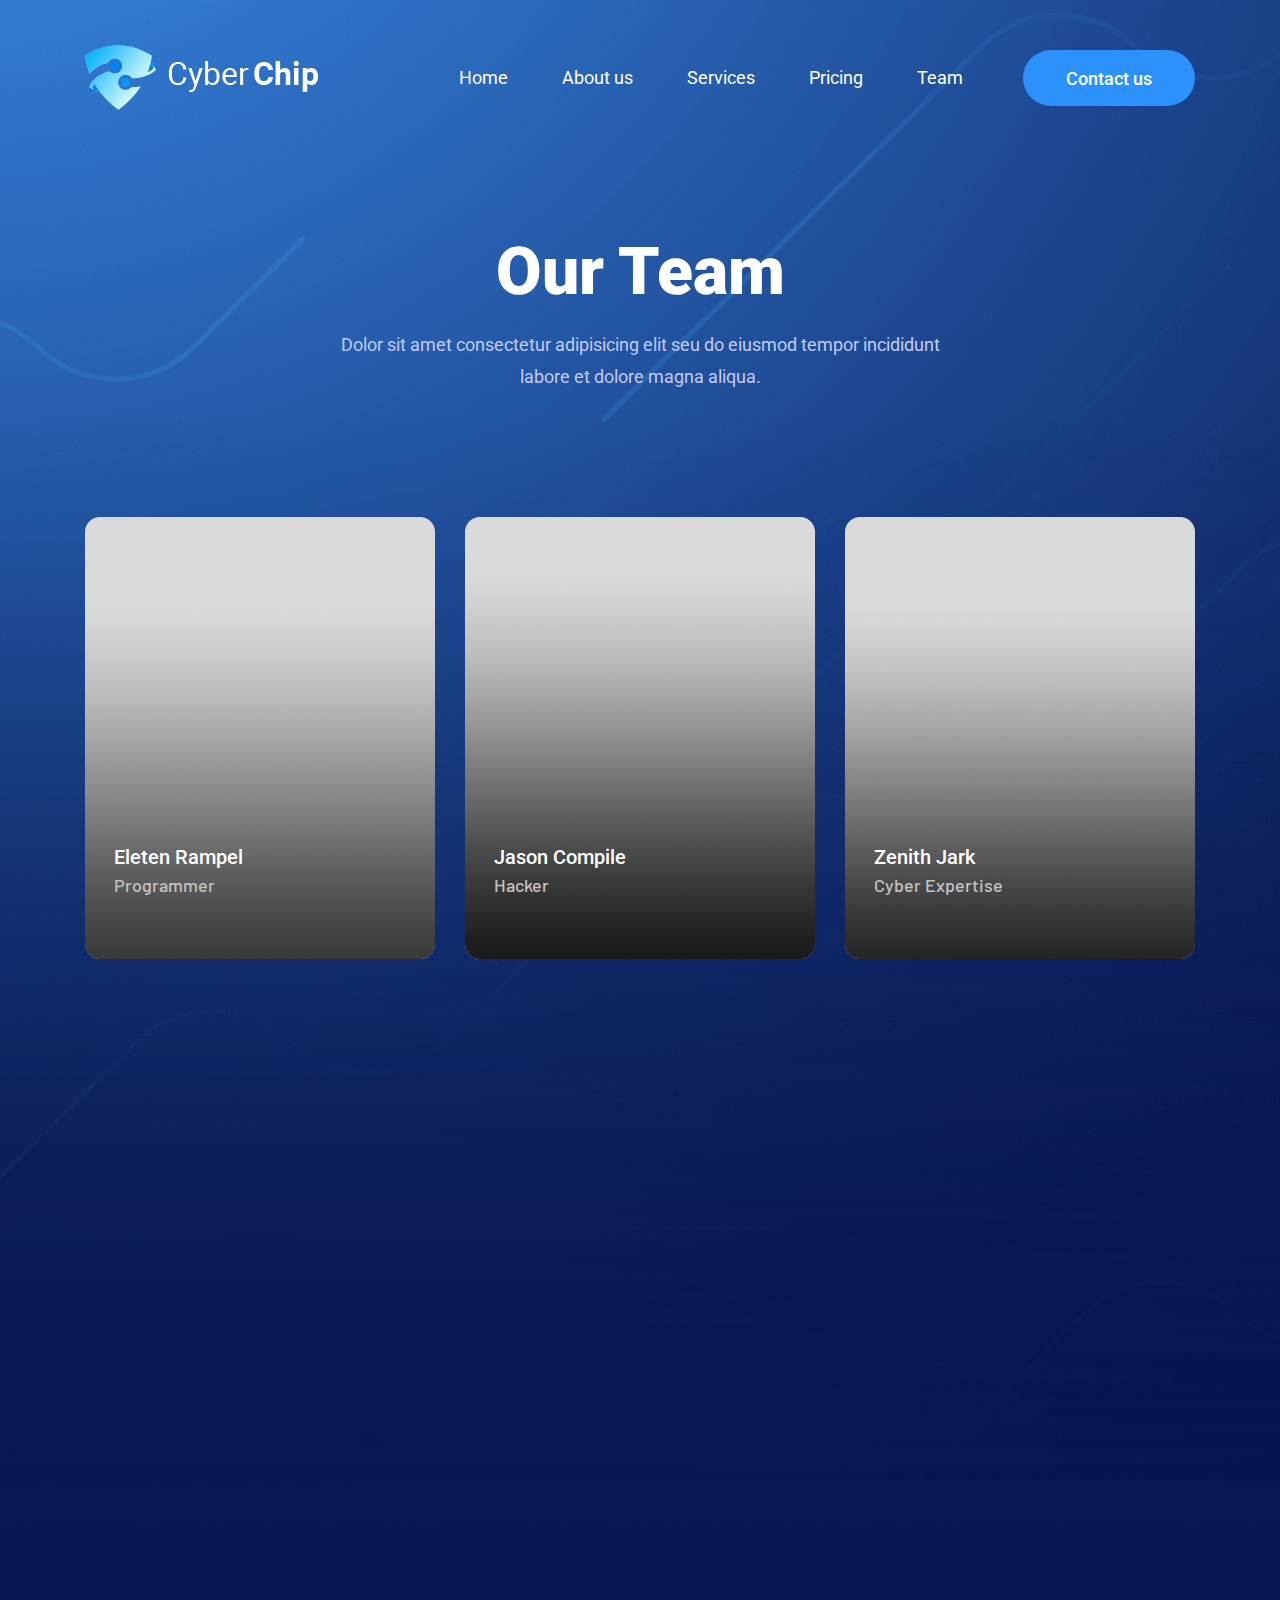
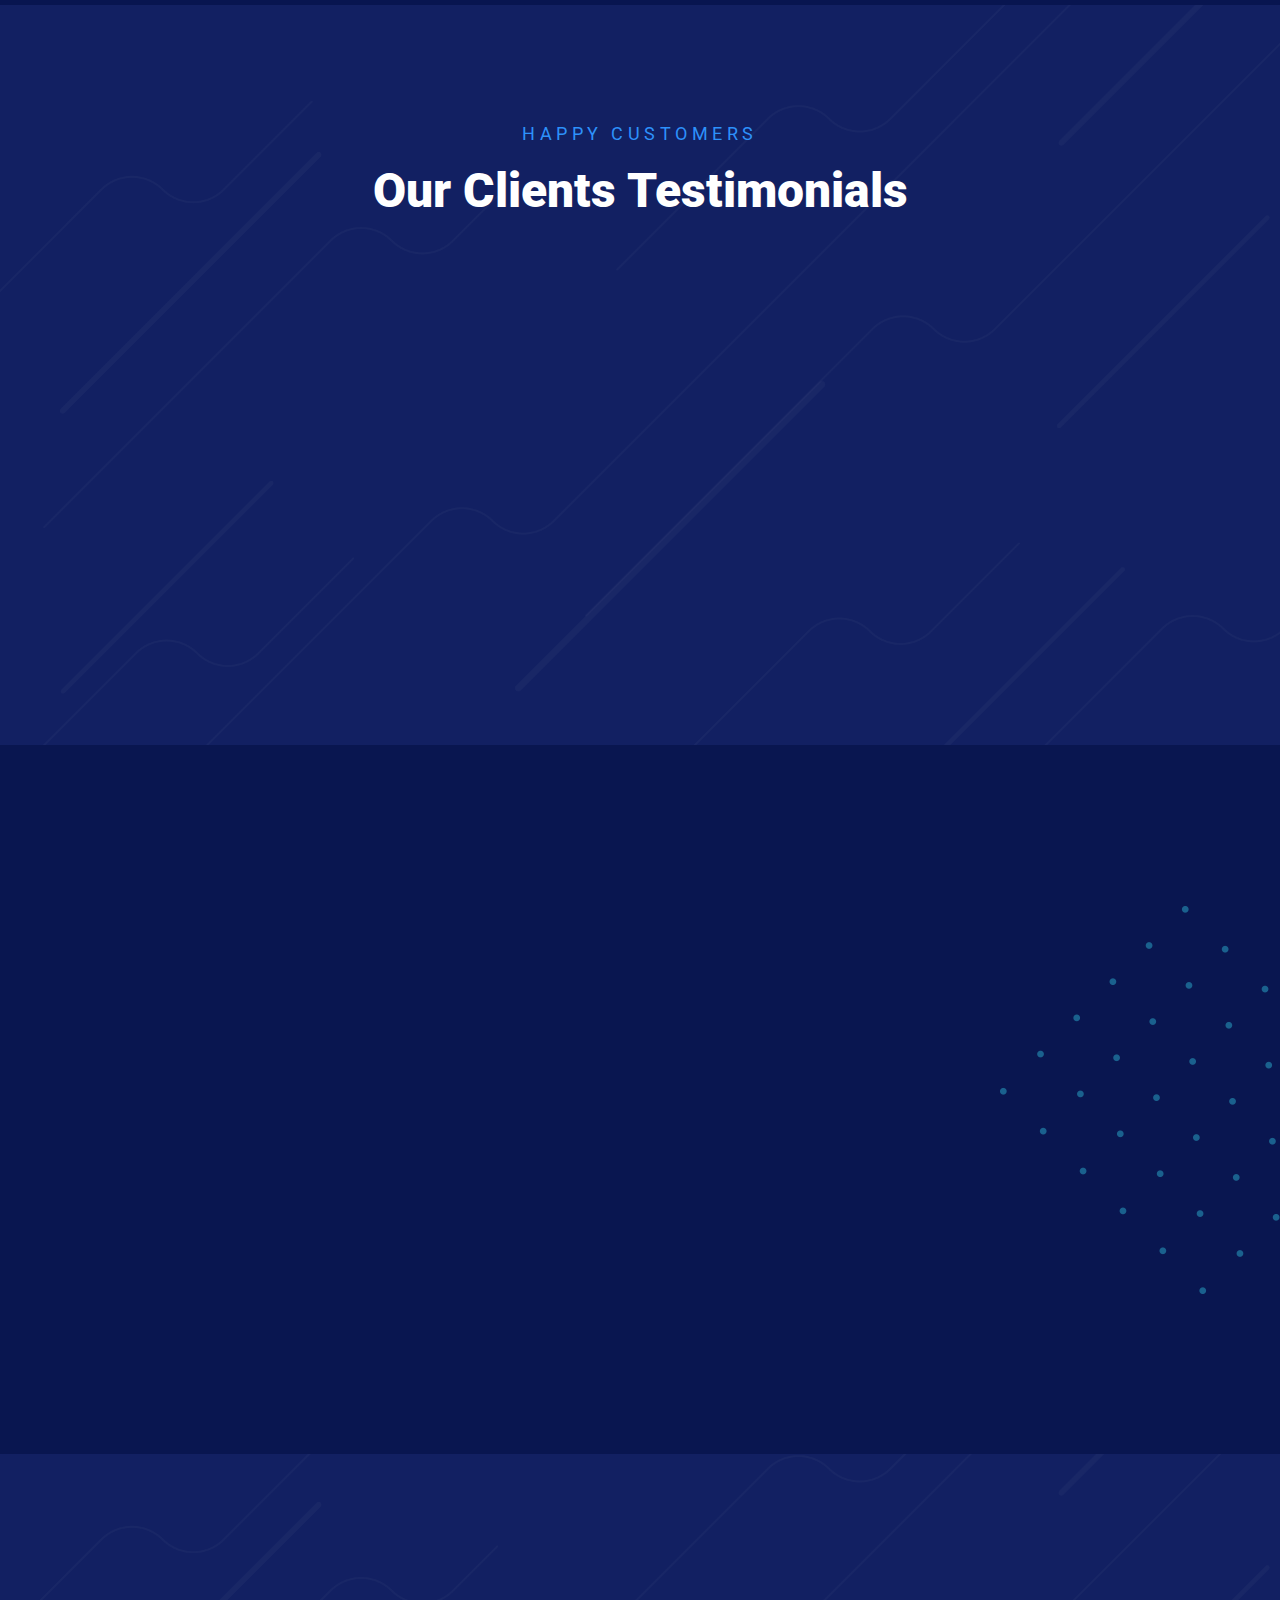
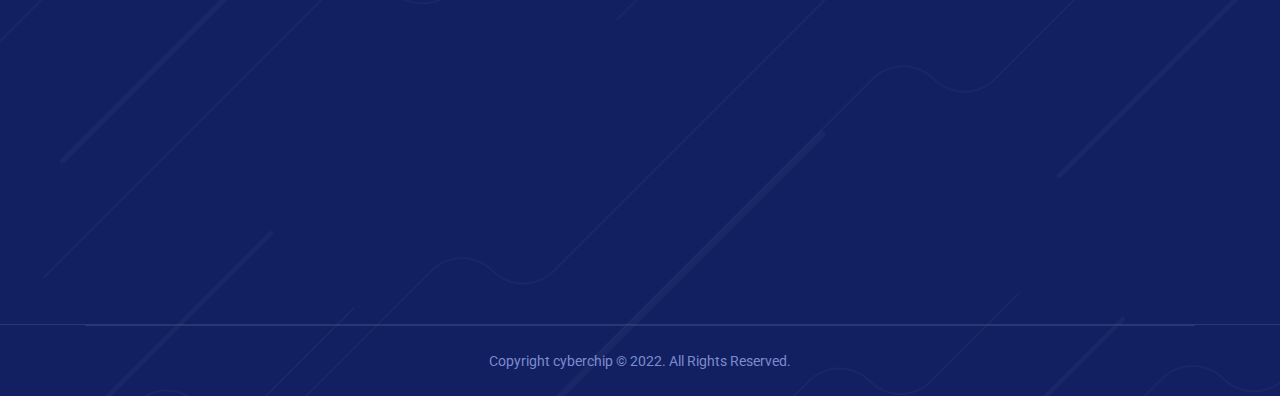
<file: team.html>
<!DOCTYPE html>
<html lang="zxx">
   <head>
      <meta name="viewport" content="width=device-width, initial-scale=1">
      <meta http-equiv="Content-Type" content="text/html; charset=utf-8"/>
      <link rel="stylesheet" href="assets/css/animate.css">
      <link rel="stylesheet" href="https://pro.fontawesome.com/releases/v5.10.0/css/all.css" integrity="sha384-AYmEC3Yw5cVb3ZcuHtOA93w35dYTsvhLPVnYs9eStHfGJvOvKxVfELGroGkvsg+p" crossorigin="anonymous"/>
      <link rel="stylesheet" href="assets/bootstarp/bootstrap.min.css">
      <link rel="stylesheet" href="assets/css/super-classes.css">
      <link rel="stylesheet" href="assets/css/style.css">
      <link rel="stylesheet" href="assets/css/mobile.css">
      <title>cyber chip | Team</title>
   </head>
   <body>
      <!---header-and-banner-section-->
      <div class="header-and-banner-con w-100">
         <div class="header-and-banner-inner-con overlay-content">
            <!--navbar-start-->
            <header>
               <div class="container">
                  <div class="header-con">
                     <nav class="navbar navbar-expand-lg navbar-light p-0">
                        <a class="navbar-brand p-0" href="index.html">
                        <img src="assets/image/logo-img.png" alt="logo-img" class="img-fluid">
                        </a>
                        <button class="navbar-toggler p-0 collapsed" type="button" data-toggle="collapse" data-target="#navbarSupportedContent" aria-controls="navbarSupportedContent" aria-expanded="false" aria-label="Toggle navigation">
                        <span class="navbar-toggler-icon"></span>
                        <span class="navbar-toggler-icon"></span>
                        <span class="navbar-toggler-icon"></span>
                        </button>
                        <div class="collapse navbar-collapse justify-content-end" id="navbarSupportedContent">
                           <ul class="navbar-nav">
                              <li class="nav-item active">
                                 <a class="nav-link text-white p-0" href="index.html">Home<span class="sr-only">(current)</span></a>
                              </li>
                              <li class="nav-item">
                                 <a class="nav-link text-white p-0" href="about.html">About us</a>
                              </li>
                              <li class="nav-item">
                                 <a class="nav-link text-white p-0" href="services.html"> Services </a>
                              </li>
                              <li class="nav-item">
                                 <a class="nav-link text-white p-0" href="pricing.html"> Pricing</a>
                              </li>
                              <li class="nav-item">
                                 <a class="nav-link text-white p-0" href="team.html">Team</a>
                              </li>
                           </ul>
                           <a href="contact.html" class=" my-2 my-sm-0 contact-btn">Contact us</a>
                        </div>
                     </nav>
                  </div>
               </div>
            </header>
            <!--navbar-end-->
            <!--banner-start-->
            <section class="banner-main-con about-page-main-banner-con">
               <div class="container">
                  <div class="banner-con about-page-banner-con text-center">
                     <div class="row wow slideInLeft">
                        <div class="col-lg-12">
                           <div class="about-page-banner-title">
                              <h1>Our Team</h1>
                              <p class="mb-0">Dolor sit amet consectetur adipisicing elit seu do eiusmod tempor incididunt
                                 labore et dolore magna aliqua.
                              </p>
                           </div>
                        </div>
                     </div>
                  </div>
               </div>
            </section>
            <!--banner-end-->
            <!-- blog-post-section -->
            <section>
               <div class="blog-post-con about-page-blog-post-con team-page-blog pt-0">
                  <div class="container">
                     <div class="row text-lg-left text-md-left text-center Team-blog-con wow fadeInUp">
                        <div class="col-lg-4 col-md-4 col-12 mb-lg-0 mb-md-0  mb-4">
                           <div class="blog-post-item about-page-blog-post-item">
                              <div class="blog-post-item-img">
                                 <a href="team-detail.html">
                                    <figure class="mb-0">
                                       <img src="assets/image/about-page-post-img1.png" alt="about-page-post-img" class="img-fluid">
                                    </figure>
                                 </a>
                              </div>
                              <div class="blog-post-item-title text-left">
                                 <a href="team-detail.html">
                                    <h4 class="mb-3">Eleten Rampel</h4>
                                    <h6>Programmer</h6>
                                 </a>
                                 <ul class="list-unstyled mb-0">
                                    <li class="d-inline-block"><a href="https://www.facebook.com/"><i class="fab fa-facebook-f text-white"></i></a></li>
                                    <li class="d-inline-block"><a href="https://twitter.com/?lang=en"><i class="fab fa-twitter text-white"></i></a></li>
                                    <li class="d-inline-block"><a href="https://www.instagram.com/"><i class="fab fa-instagram text-white"></i></a></li>
                                 </ul>
                              </div>
                           </div>
                        </div>
                        <div class="col-lg-4 col-md-4 col-12 mb-lg-0 mb-md-0  mb-4">
                           <div class="blog-post-item about-page-blog-post-item">
                              <div class="blog-post-item-img">
                                 <a href="team-detail.html">
                                    <figure class="mb-0">
                                       <img src="assets/image/about-page-post-img2.png" alt="about-page-post-img" class="img-fluid">
                                    </figure>
                                 </a>
                              </div>
                              <div class="blog-post-item-title text-left">
                                 <a href="team-detail.html">
                                    <h4 class="mb-3">Jason Compile</h4>
                                    <h6>Hacker</h6>
                                 </a>
                                 <ul class="list-unstyled mb-0">
                                    <li class="d-inline-block"><a href="https://www.facebook.com/"><i class="fab fa-facebook-f text-white"></i></a></li>
                                    <li class="d-inline-block"><a href="https://twitter.com/?lang=en"><i class="fab fa-twitter text-white"></i></a></li>
                                    <li class="d-inline-block"><a href="https://www.instagram.com/"><i class="fab fa-instagram text-white"></i></a></li>
                                 </ul>
                              </div>
                           </div>
                        </div>
                        <div class="col-lg-4 col-md-4 col-12">
                           <div class="blog-post-item about-page-blog-post-item">
                              <div class="blog-post-item-img">
                                 <a href="team-detail.html">
                                    <figure class="mb-0">
                                       <img src="assets/image/about-page-post-img3.png" alt="about-page-post-img" class="img-fluid">
                                    </figure>
                                 </a>
                              </div>
                              <div class="blog-post-item-title text-left">
                                 <a href="team-detail.html">
                                    <h4 class="mb-3">Zenith Jark</h4>
                                    <h6>Cyber Expertise</h6>
                                 </a>
                                 <ul class="list-unstyled mb-0">
                                    <li class="d-inline-block"><a href="https://www.facebook.com/"><i class="fab fa-facebook-f text-white"></i></a></li>
                                    <li class="d-inline-block"><a href="https://twitter.com/?lang=en"><i class="fab fa-twitter text-white"></i></a></li>
                                    <li class="d-inline-block"><a href="https://www.instagram.com/"><i class="fab fa-instagram text-white"></i></a></li>
                                 </ul>
                              </div>
                           </div>
                        </div>
                     </div>
                     <div class="row text-lg-left text-md-left text-center wow fadeInUp">
                        <div class="col-lg-4 col-md-4 col-12 mb-lg-0 mb-md-0  mb-4">
                           <div class="blog-post-item about-page-blog-post-item">
                              <div class="blog-post-item-img">
                                 <a href="team-detail.html">
                                    <figure class="mb-0">
                                       <img src="assets/image/team-img-4.png" alt="team-img-4" class="img-fluid">
                                    </figure>
                                 </a>
                              </div>
                              <div class="blog-post-item-title text-left">
                                 <a href="team-detail.html">
                                    <h4 class="mb-3">Jonathan Clark</h4>
                                    <h6>Programmer</h6>
                                 </a>
                                 <ul class="list-unstyled mb-0">
                                    <li class="d-inline-block"><a href="https://www.facebook.com/"><i class="fab fa-facebook-f text-white"></i></a></li>
                                    <li class="d-inline-block"><a href="https://twitter.com/?lang=en"><i class="fab fa-twitter text-white"></i></a></li>
                                    <li class="d-inline-block"><a href="https://www.instagram.com/"><i class="fab fa-instagram text-white"></i></a></li>
                                 </ul>
                              </div>
                           </div>
                        </div>
                        <div class="col-lg-4 col-md-4 col-12 mb-lg-0 mb-md-0  mb-4">
                           <div class="blog-post-item about-page-blog-post-item">
                              <div class="blog-post-item-img">
                                 <a href="team-detail.html">
                                    <figure class="mb-0">
                                       <img src="assets/image/team-img-5.png" alt="team-img-5" class="img-fluid">
                                    </figure>
                                 </a>
                              </div>
                              <div class="blog-post-item-title text-left">
                                 <a href="team-detail.html">
                                    <h4 class="mb-3">Andre Park</h4>
                                    <h6>Hacker</h6>
                                 </a>
                                 <ul class="list-unstyled mb-0">
                                    <li class="d-inline-block"><a href="#"><i class="fab fa-facebook-f text-white"></i></a></li>
                                    <li class="d-inline-block"><a href="#"><i class="fab fa-twitter text-white"></i></a></li>
                                    <li class="d-inline-block"><a href="#"><i class="fab fa-instagram text-white"></i></a></li>
                                 </ul>
                              </div>
                           </div>
                        </div>
                        <div class="col-lg-4 col-md-4 col-12">
                           <div class="blog-post-item about-page-blog-post-item">
                              <div class="blog-post-item-img">
                                 <a href="team-detail.html">
                                    <figure class="mb-0">
                                       <img src="assets/image/team-img-6.png" alt="team-img-6" class="img-fluid">
                                    </figure>
                                 </a>
                              </div>
                              <div class="blog-post-item-title text-left">
                                 <a href="team-detail.html">
                                    <h4 class="mb-3">Senchy Dark</h4>
                                    <h6>Cyber Expertise</h6>
                                 </a>
                                 <ul class="list-unstyled mb-0">
                                    <li class="d-inline-block"><a href="https://www.facebook.com/"><i class="fab fa-facebook-f text-white"></i></a></li>
                                    <li class="d-inline-block"><a href="https://twitter.com/?lang=en"><i class="fab fa-twitter text-white"></i></a></li>
                                    <li class="d-inline-block"><a href="https://www.instagram.com/"><i class="fab fa-instagram text-white"></i></a></li>
                                 </ul>
                              </div>
                           </div>
                        </div>
                     </div>
                  </div>
               </div>
            </section>
            <!-- blog-post-section -->
         </div>
      </div>
      <!---header-and-banner-section-->
      <!-- Testimonials-section -->
      <section>
         <div class="Testimonials-section-con bg-overly-img">
            <div class="container overlay-content">
               <div class="Testimonials-section-heading text-center">
                  <h5>Happy Customers</h5>
                  <h2>Our Clients Testimonials</h2>
               </div>
               <div id="carouselExampleIndicators" class="carousel slide wow slideInRight" data-ride="carousel">
                  <ol class="carousel-indicators">
                     <li data-target="#carouselExampleIndicators" data-slide-to="0" class="active"></li>
                     <li data-target="#carouselExampleIndicators" data-slide-to="1"></li>
                     <li data-target="#carouselExampleIndicators" data-slide-to="2"></li>
                  </ol>
                  <div class="carousel-inner">
                     <div class="carousel-item active">
                        <div class="row">
                           <div class="col-lg-6 col-md-6">
                              <div class="Testimonials-item-con">
                                 <div class="Testimonials-item-content">
                                    <p>Duis aute irure dolor in reprehenderit in esse 
                                       cillum dolore eu fugiat nulla pariatur sint cupida
                                       at non proident, suntofficia deserunt mollit 
                                       anim labore et dolore magnam...
                                    </p>
                                 </div>
                                 <div class="Testimonials-item-auter-con">
                                    <figure class="mb-0 float-left">
                                       <img src="assets/image/auther-img1.png" alt="auther-img1" class="img-fluid">
                                    </figure>
                                    <div class="Testimonials-item-auter-heading">
                                       <h6>Zenith Jark</h6>
                                       <p class="mb-0">CEO Jetsclae</p>
                                    </div>
                                 </div>
                              </div>
                           </div>
                           <div class="col-lg-6 col-md-6">
                              <div class="Testimonials-item-con">
                                 <div class="Testimonials-item-content">
                                    <p>Enim ad minim veniam, quis nostrud exercita
                                       ullamco laboris nisi ut aliquip ex ea commodo 
                                       consequat. Duis aute irure dolor in reprehende
                                       esse cillum dolore eu fugiat...
                                    </p>
                                 </div>
                                 <div class="Testimonials-item-auter-con">
                                    <figure class="mb-0 float-left">
                                       <img src="assets/image/auther-img2.png" alt="auther-img1" class="img-fluid">
                                    </figure>
                                    <div class="Testimonials-item-auter-heading">
                                       <h6>Eleten Rampel</h6>
                                       <p class="mb-0">Assistant Manager</p>
                                    </div>
                                 </div>
                              </div>
                           </div>
                        </div>
                     </div>
                     <div class="carousel-item">
                        <div class="row">
                           <div class="col-lg-6 col-md-6">
                              <div class="Testimonials-item-con">
                                 <div class="Testimonials-item-content">
                                    <p>Duis aute irure dolor in reprehenderit in esse 
                                       cillum dolore eu fugiat nulla pariatur sint cupida
                                       at non proident, suntofficia deserunt mollit 
                                       anim labore et dolore magnam...
                                    </p>
                                 </div>
                                 <div class="Testimonials-item-auter-con">
                                    <figure class="mb-0 float-left">
                                       <img src="assets/image/auther-img2.png" alt="auther-img1" class="img-fluid">
                                    </figure>
                                    <div class="Testimonials-item-auter-heading">
                                       <h6>Eleten Rampel</h6>
                                       <p class="mb-0">Assistant Manager</p>
                                    </div>
                                 </div>
                              </div>
                           </div>
                           <div class="col-lg-6 col-md-6">
                              <div class="Testimonials-item-con">
                                 <div class="Testimonials-item-content">
                                    <p>Enim ad minim veniam, quis nostrud exercita
                                       ullamco laboris nisi ut aliquip ex ea commodo 
                                       consequat. Duis aute irure dolor in reprehende
                                       esse cillum dolore eu fugiat...
                                    </p>
                                 </div>
                                 <div class="Testimonials-item-auter-con">
                                    <figure class="mb-0 float-left">
                                       <img src="assets/image/auther-img1.png" alt="auther-img1" class="img-fluid">
                                    </figure>
                                    <div class="Testimonials-item-auter-heading">
                                       <h6>Zenith Jark</h6>
                                       <p class="mb-0">CEO Jetsclae</p>
                                    </div>
                                 </div>
                              </div>
                           </div>
                        </div>
                     </div>
                     <div class="carousel-item">
                        <div class="row">
                           <div class="col-lg-6 col-md-6">
                              <div class="Testimonials-item-con">
                                 <div class="Testimonials-item-content">
                                    <p>Duis aute irure dolor in reprehenderit in esse 
                                       cillum dolore eu fugiat nulla pariatur sint cupida
                                       at non proident, suntofficia deserunt mollit 
                                       anim labore et dolore magnam...
                                    </p>
                                 </div>
                                 <div class="Testimonials-item-auter-con">
                                    <figure class="mb-0 float-left">
                                       <img src="assets/image/auther-img1.png" alt="auther-img1" class="img-fluid">
                                    </figure>
                                    <div class="Testimonials-item-auter-heading">
                                       <h6>Zenith Jark</h6>
                                       <p class="mb-0">CEO Jetsclae</p>
                                    </div>
                                 </div>
                              </div>
                           </div>
                           <div class="col-lg-6 col-md-6">
                              <div class="Testimonials-item-con">
                                 <div class="Testimonials-item-content">
                                    <p>Enim ad minim veniam, quis nostrud exercita
                                       ullamco laboris nisi ut aliquip ex ea commodo 
                                       consequat. Duis aute irure dolor in reprehende
                                       esse cillum dolore eu fugiat...
                                    </p>
                                 </div>
                                 <div class="Testimonials-item-auter-con">
                                    <figure class="mb-0 float-left">
                                       <img src="assets/image/auther-img2.png" alt="auther-img1" class="img-fluid">
                                    </figure>
                                    <div class="Testimonials-item-auter-heading">
                                       <h6>Eleten Rampel</h6>
                                       <p class="mb-0">Assistant Manager</p>
                                    </div>
                                 </div>
                              </div>
                           </div>
                        </div>
                     </div>
                  </div>
               </div>
            </div>
         </div>
      </section>
      <!-- Testimonials-section -->
      <!--form-section-->
      <section>
         <div class="form-main-con dots-left-img">
            <div class="container overlay-content">
               <div class="form-title-con text-center wow slideInLeft">
                  <h5>Get in touch</h5>
                  <h2>Send us a Message</h2>
               </div>
               <form class="form-inner-con wow slideInLeft" id="contactpage" method="POST">
                  <div class="row">
                     <div class="col-lg-4 col-md-4 col-12">
                        <input type="text" placeholder="Name" name="name" id="name"> 
                     </div>
                     <div class="col-lg-4 col-md-4 col-12">
                        <input type="email"  placeholder="Email" name="email" id="email"> 
                     </div>
                     <div class="col-lg-4 col-md-4 col-12">
                        <input type="tel" placeholder="Phone" name="phone" id="phone">
                     </div>
                  </div>
                  <div class="row">
                     <div class="col-lg-12">
                        <textarea class="w-100"  placeholder="Message" rows="3" name="comments" id="comments"></textarea>
                     </div>
                  </div>
                  <div class="row">
                     <div class="col-lg-12 text-center">
                        <button type="submit" id="submit" class="contact-btn" >Submit</button>
                     </div>
                  </div>
               </form>
            </div>
         </div>
      </section>
      <!--form-section-->
      <!-- weight-footer-section -->
      <section>
         <div class="weight-footer-main-con bg-overly-img">
            <div class="container overlay-content">
               <div class="weight-footer-item-con">
                  <div class="row wow fadeInUp">
                     <div class="col-lg-4 col-md-12 col-12 text-lg-left text-md-center">
                        <div class="weight-footer-item weight-footer-item1 mb-lg-0 mb-3">
                           <div class="weight-footer-item-img">
                              <figure>
                                 <img src="assets/image/logo-img.png" alt="logo-img" class="img-fluid">
                              </figure>
                           </div>
                           <div class="weight-footer-item-content">
                              <p class=" mb-xl-0 mb-lg-0 mb-md-4 weight-footer-item1-content">Deleniti atque corrupti quos dolores et quas 
                                 molestias excepturi sint occaecati rupiditate 
                                 non provident, similique sunt in culpa qui 
                                 officia deserunt mollitia animi..
                              </p>
                           </div>
                        </div>
                     </div>
                     <div class="col-lg-2 col-md-3 col-5">
                        <div class="weight-footer-item mb-lg-0 mb-md-0 mb-3">
                           <div class="weight-footer-item-title">
                              <h3>About Us</h3>
                           </div>
                           <div class="weight-footer-item-link">
                              <ul class="list-unstyled mb-0">
                                 <li>
                                    <a href="about.html">
                                    About us
                                    </a>
                                 </li>
                                 <li>
                                    <a href="services.html">
                                    Services
                                    </a>
                                 </li>
                                 <li>
                                    <a href="pricing.html">
                                    Pricing
                                    </a>
                                 </li>
                                 <li>
                                    <a href="team.html">
                                    Team
                                    </a>
                                 </li>
                                 <li>
                                    <a href="contact.html">
                                    Contact us
                                    </a> 
                                 </li>
                              </ul>
                           </div>
                        </div>
                     </div>
                     <div class="col-lg-3 col-md-4 col-7">
                        <div class="weight-footer-item mb-lg-0 mb-md-0 mb-3">
                           <div class="weight-footer-item-title">
                              <h3>Our Services</h3>
                           </div>
                           <div class="weight-footer-item-content weight-footer-item-link">
                              <ul class="list-unstyled mb-0 social-icon-list">
                                 <li class="weight-footer-item2-content col-lg-11 pl-0 pr-0">121 King Street Melbourne,
                                    3000,  Australia
                                 </li>
                                 <li>
                                 <li>
                                    <a href="mailto:info@cyberchip.com">
                                    info@cyberchip.com 
                                    </a>
                                 </li>
                                 <li>
                                    <a href="tel:+123456789">+1 23 45 6789</a>
                                 </li>
                                 <li class="d-inline-block mb-0"><a href="https://www.facebook.com/"><i class="fab fa-facebook-f"></i></a></li>
                                 <li class="d-inline-block mb-0"><a href="https://twitter.com/?lang=en"><i class="fab fa-twitter"></i></a></li>
                                 <li class="d-inline-block mb-0"><a href="https://www.instagram.com/"><i class="fab fa-instagram"></i></a></li>
                              </ul>
                           </div>
                        </div>
                     </div>
                     <div class="col-lg-3 col-md-5 col-12">
                        <div class="weight-footer-item mb-0">
                           <div class="weight-footer-item-title">
                              <h3 class="Newsletter-title">Newsletter</h3>
                           </div>
                           <div class="weight-footer-item-form">
                              <div class="weight-footer-item-form-input">
                                 <input type="email" placeholder="Enter your email">
                                 <button class="border-0" value="">
                                 <img src="assets/image/submit-img.png" alt="submit-img" class="img-fluid">
                                 </button>
                              </div>
                              <div class="form-group mb-0">
                                 <input type="checkbox" id="html">
                                 <label for="html" class="checkbox-details mb-0">I Agree to the Terms</label>
                              </div>
                           </div>
                        </div>
                     </div>
                  </div>
               </div>
            </div>
            <div class="footer-con">
               <div class="container overlay-content">
                  <div class="row">
                     <div class="col-lg-12">
                        <div class="footer-con text-center">
                           <p>Copyright cyberchip © 2022. All Rights Reserved.</p>
                        </div>
                     </div>
                  </div>
               </div>
            </div>
         </div>
      </section>
      <!-- weight-footer-section -->
      <script src="assets/js/wow.js"></script>
      <script>
         new WOW().init();
      </script>
      <script src="assets/js/jquery-3.6.0.min.js"> </script>
      <script src="assets/js/popper.min.js"> </script>
      <script src="assets/js/bootstrap.min.js"> </script>
   </body>
</html>
</file>
<file: assets/css/super-classes.css>
h1{
    font-size: 66px;
    color: var(--primary--color);
    line-height: 83px;
    font-weight: 900;
}
p{
    font-size: 18px;
    line-height: 32px;
    color: var(--text-color);
}
h2{
    font-size: 48px;
    line-height: 48px;
    font-weight: 900;
    color: var(--primary--color);
}
h5{
    font-size: 18px;
    line-height: 18px;
    color: var(--accent);
    text-transform: uppercase;
    font-weight: normal;
    margin-bottom: 24px;
    letter-spacing: 4.5px;
}
.contact-btn{
    padding: 15px 43px 14px 43px;
    background-color: var(--accent);
    font-size: 18px;
    font-weight: 500;
    border-radius: 29px;
    color: var(--primary--color);
    display: inline-block;
}
.contact-btn:hover{
    background:none;
    color: var(--primary--color);
    box-shadow: 0 0 0 1px inset var(--accent);
}
.overlay-content{
    position: relative;
    z-index: 1;
}
.dots-left-img, .dots-right-img {
    position: relative;
}
.dots-left-img::after{
    content: "";
    background: url(../image/dots-img.png) no-repeat center right;
    position: absolute;
    width: 100%;
    height: 100%;
    top: 0;
    right: 0;
}
.dots-right-img::before {
    content: "";
    background: url(../image/service-dots-img.png) no-repeat left center;
    width: 100%;
    height: 100%;
    position: absolute;
    top: 0;
    left: 0;
}
.bg-overly-img{
    position: relative;
}
.bg-overly-img:after{
    content: "";
    background:url(../image/overly-img.png) no-repeat center;
    background-size: cover;
    position: absolute;
    width: 100%;
    height: 100%;
    top: 0;
}
.list li i{
    position: absolute;
    left: -28px;
    color: var(--secondary--color);
    top: 7px;
}
</file>
<file: assets/css/style.css>
/*------------------------------------------------------------------
[Master Stylesheet]

Project:    cyber jet
first change:    05/01/2022
-------------------------------------------------------------------*/
/*------------------------------------------------------------------
[Table of contents]

1. Body
2. Header / #header
3. Navigation / #navbar
4. banner section / #banner
5. slider section / #slider
6. information section / #information
7. Effective section / #Effective 
8. Cyber Security section/ #Cyber Security
9. service section / #service
10. Pricing section / #Pricing
11. blog section / #blog
12. get start section / #get start
13. tabs section  / #tabs-section
14. Pricing page css / #Pricing page
15. contact page css / #contact page
16. team page css / #team page css
17. form section / #form
18. weight footer section / #weight footer
19. footer section / #footer
-------------------------------------------------------------------*/
/*------------------------------------------------------------------
# [Color codes]

# primary color: #ffffff
# secondary color: ##0ad3ef
# text color: #7c8cce
# accent: #0ad3ef
# blue color:#091650
# light blue color :#122062
# */
/*------------------------------------------------------------------
[Typography]

Body copy:     'Roboto', sans-serif;

-------------------------------------------------------------------*/
@import url('https://fonts.googleapis.com/css2?family=Roboto:wght@400;500;700&display=swap');
@import url('https://fonts.googleapis.com/css2?family=Oswald:wght@500&family=Roboto&display=swap');
@import url('https://fonts.googleapis.com/css2?family=Barlow&family=Oswald:wght@500&family=Roboto&display=swap');
body{
    font-family: 'Roboto', sans-serif;
}
*{
    margin: 0;
    padding: 0;
    box-sizing: border-box;
}
:root{
    --primary--color: #ffffff;
    --secondary--color:#2d91fb;
    --text-color:#7c8cce;
    --accent:#2d91fb;
    --blue-color:#091650;
    --light-blue-color:#122062;
  }
/*header-and-banner-sectrion*/
/*navbar-start*/
.nav-item{
    padding: 0 27px;
}
.nav-link{
    font-size: 18px;
    font-weight: 400;
}
.nav-link:hover{
    color: var(--accent) !important;
}
.header-con .form-inline a{
    text-decoration: none;
}
.nav-item:last-child{
    margin-right: 33px;
}
/*navbar-start*/
.header-and-banner-con{
    background-color: var(--blue-color);
    position: relative;
}
.header-and-banner-con::after{
    content: "";
    background: url(../image/banner-overlay-img.png) no-repeat center;
    background-size: cover;
    width: 100%;
    height: 100%;
    position:absolute;
    top: 0;
}
.header-and-banner-con{
    padding-top: 45px;
}
/*banner-section-start*/
.banner-heading h1 {
    margin-bottom: 14px;
}
.banner-right-con{
    position: relative;
    right: 18%;
    top: -8px;
}
.contact-banner-btn:hover{
    box-shadow: 0 0 0 1px inset #2152a1 !important;
}
.banner-content P{
    color: #c1cbf3;
}
.banner-main-con{
    padding-top: 124px;
    padding-bottom: 45px;
    overflow: hidden;
}
.banner-heading h1{
    margin-bottom: 14px;
}
.banner-content p{
    margin-bottom: 38px;
    margin-right: 36px;
}
.banner-btn a{
    text-decoration: none;
}
.contact-banner-btn{
    background: #2152a1;
    margin-left: 12px;
}
.header-con .contact-btn{
    text-decoration: none;
}

/*banner-section-end*/
/*header-and-banner-sectrion*/
/*slider-section*/
.slider-con{
    background:var(--blue-color);
    padding-top: 70px;
    padding-bottom: 93px;
    overflow: hidden;
}
.partner-box{
    background: #16256d;
    padding: 28px 0;
    width: 100%;
    border-radius: 15px;
}
.slider-heading h2{
    margin-bottom: 40px;
}
.partner-box:hover{
    background:var(--accent);
}
.partner-box:hover figure img{
    filter:  brightness(0) invert(1);
    transition: transform 0.5s  ease-in-out;
}
/*slider-section*/
/*information-main-section*/
.informationmain-con{
    background: var(--blue-color);
    padding-top:90px;
    padding-bottom:120px;
    position: relative;
    overflow: hidden;
}
.informationmain-right-con{
    padding-top: 30px;
}
.informationmainleft-sec-img img{
    margin-left: -115px;
}
.informationmain-right-heading h2{
    line-height: 62px;
    margin-bottom: 18px;
}
.informationmain-right-heading h5{
    margin-bottom: 14px;
}
.informationmain-right-content p{
    margin-bottom: 24px;
}
.informationmain-right-content ul li{
    position: relative;
    list-style: none;
    margin-left: 27px;
    font-size: 18px;
    line-height: 32px;
    color: var(--text-color);
}
/*information-main-section*/
/*Effective-section*/
.Effective-con{
    background:#122062 ;
    padding: 120px 0;
    overflow: hidden;
}
.Effective-sec-heading h2{
    padding: 0 100px 0 90px;
    line-height: 56px;
    margin-bottom: 36px;
}
.Effective-sec-item{
    background: #16256e;
    padding:45px 30px 32px 30px;
    border-radius: 15px;
    border: 1px solid transparent;
}
.Effective-sec-item img{
    transition: transform 0.5s  ease-in-out;
}
.Cyber-Security-left-card-con img{
    transition: transform 0.5s  ease-in-out;
}
.Pricing-box-con img{
    transition: transform 0.5s  ease-in-out;
}
.tab-sec-img img{
    transition: transform 0.5s  ease-in-out;
}
#tsum-tabs [id^="tab"] + label img{
    transition: transform 0.5s  ease-in-out;
}
.Effective-sec-item:hover figure img,
.Cyber-Security-left-card-con:hover figure img,
.partner-box:hover figure img,
.Pricing-box-con:hover figure img,
.tab-sec-img img:hover,
#tsum-tabs [id^="tab"]:hover + label img
{
    transform: translateY(-10px);
}
.Effective-sec-item-img figure,
#tsum-tabs label img{
    margin-bottom: 11px;
}
.Effective-sec-item:hover{
    border-color: var(--accent);
}
.Effective-sec-heading h5{
    margin-bottom: 18px;
}
.Effective-sec-item-title h4,
.Effective-sec-item-title span{
    font-size: 19px;
    line-height: 28px;
    color: var(--primary--color);
    padding: 14px 70px 11px 0;
    letter-spacing: 0.5px;
}
.Effective-sec-item-title p{
    line-height: 26px;
}
.Effective-link a{
    text-decoration: none;
    margin-top: 50px;
}
/*Effective-section*/
/*Cyber-Security-section*/
.Cyber-Security-con{
    background: #122062;
    padding: 120px 0;
    overflow: hidden;
}
.Cyber-Security-left-card-con{
    background: #16256e;
    padding: 38px 0 38px 0;
    border-radius: 15px;
    border: 1px solid transparent;
}
.Cyber-Security-left-card-con:hover{
    border-color: var(--accent);
}
.Cyber-Security-left-card-title p{
    line-height: 26px;
}
.Cyber-Security-left-card-title h3{
    font-size: 36px;
    line-height: 28px;
    color: var(--primary--color);
    margin-bottom: 14px;
    font-family: 'Oswald', sans-serif;
}
.Cyber-Security-left-card-img figure{
    margin-bottom: 26px;
}
.Cyber-Security-left-main-con{
    margin-bottom: 28px;
}
/*Cyber-Security-section*/
/*Cyber-Security-right-heading*/
.Cyber-Security-right-heading-con{
    padding-top: 40px;
    padding-left: 8px;
}
.Cyber-Security-right-heading-con h5{
    margin-bottom: 16px;
}
.Cyber-Security-right-heading-con h2{
    line-height: 62px;
    margin-bottom: 18px;
}
.Cyber-Security-right-heading-con p{
    margin-bottom: 40px;
}
.Cyber-Security-right-heading-con a{
    text-decoration: none;
}
/*Cyber-Security-right-heading*/
/*service-main-con*/
.service-main-con {
    position: relative;
    overflow: hidden;
}
.service-main-left-top-con{
    padding-right: 20px;
}
.service-main-left-top-con{
    background: var(--blue-color);
}
.service-main-left-con{
    padding: 120px 0;
}
.service-skill-sttaf-con{
    margin-top: 40px;
}
.service-main-right-con{
    background: url(../image/femlaw.jpg) no-repeat center right;
    background-size: cover;
    height: 100%;
    background-position-x: center;
}
.service-main-left-con h2{
    line-height: 60px;
    margin-bottom: 20px;
}
.service-main-left-con h5{
    margin-bottom: 16px;
}
.service-main-left-con p{
    margin-bottom: 14px;
}
.service-box-content{
     position: absolute;
    z-index: 1;
    right: 0;
    bottom: 0; 
    background: var(--accent);
    padding: 47px 43px 48px 42px;
    width: 25%;
    border-top-left-radius: 15px;
    color: var(--primary--color);
}
.service-left-con h2{
    line-height: 60px;
    margin-bottom: 20px;
}
.service-box-content figure{
    margin-bottom: 22px;
}
.service-box-content h6{
    font-size: 20px;
    line-height: 20px;
    margin-bottom: 10px;
}
.service-box-content p{
    line-height: 26px;
    color: var(--primary--color);
    margin-bottom: 18px;
}
.service-box-content a{
    text-decoration: none;
    font-size: 18.5px;
    line-height: 18px;
    color: var(--primary--color);
}
.service-box-content a .fas{
    font-size: 14px;
}
.service-left-con h5{
    font-size: 18.5px;
    margin-bottom: 17px;
}
.service-left-con p:nth-child(3){
    margin-bottom: 12px;
}
.service-left-con p:last-child{
    padding-right: 22px;
    margin-bottom: 40px;
}
.service-skill-sttaf-item-title{
    width: 128px;
    height: 128px;
}
.service-skill-sttaf-item-con{
    color: var(--primary--color);
}
.service-skill-sttaf-item-title h4{
    font-size: 36px;
    font-family: 'Oswald', sans-serif;
}
.service-skill-sttaf-item-heading h3{
    font-size: 20px;
    font-weight: 900;
    margin-top: 26px;
}
.service-box-content a:hover{
    color:var(--light-blue-color);
}
.circle-wrap {
    width: 128px;
    height: 128px;
      border:2px solid #26388a;
      border-radius: 50%;
  }

  .circle-wrap .circle .mask,
  .circle-wrap .circle .fill {
      width: 128px;
      height: 128px;
      position: absolute;
      border-radius: 50%;
      top: 0;
  }

  .circle-wrap .circle .mask {
      clip: rect(0px, 150px, 150px, 74px);
  }

  .circle-wrap .circle .mask .fill {
      clip: rect(0px, 75px, 150px, 0px);
      border:2px solid #09d2ee;
  }

  .circle-wrap.firstPercentage .circle .mask.full,
  .circle-wrap.firstPercentage .circle .fill {
      animation: firstPercentage ease-in-out 4s forwards;
  }

  .circle-wrap.secondPercentage .circle .mask.full,
  .circle-wrap.secondPercentage .circle .fill {
      animation: secondPercentage ease-in-out 4s forwards;
  }

  .circle-wrap.thirdPercentage .circle .mask.full,
  .circle-wrap.thirdPercentage .circle .fill {
      animation: thirdPercentage ease-in-out 4s forwards;
  }
  @keyframes firstPercentage {
      0% {
          transform: rotate(160deg);
      }
      100% {
          transform: rotate(160deg);
      }
  }

  @keyframes secondPercentage {
      0% {
          transform: rotate(140deg);
      }
      100% {
          transform: rotate(140deg);
      }
  }

  @keyframes thirdPercentage {
      0% {
          transform: rotate(130deg);
      }
      100% {
          transform: rotate(130deg);
      }
  }

  @keyframes fadeIn {
      0% {
          opacity: 0;
      }
      100% {
          opacity: 1;
      }
  }
.static-txt{
    font-size: 22px;
    top: -5px;
    right: -8px;
    line-height: 22px;
}
.static-txt2{
    font-size: 36px;
    line-height: 28px;
    font-family: 'Oswald', sans-serif;
}
/*service-main-con*/
/*Pricing-con*/
.Pricing-con{
    background:var(--blue-color);
    padding: 120px 0;
    position: relative;
    overflow: hidden;
}
.Pricing-box-con{
    background: #16256e;
    border-radius: 15px;
    padding: 52px 45px 60px 45px;
    border: 1px solid transparent;
}
.Pricing-box-con:hover{
    border-color: var(--accent);
}
.Pricing-title h2{
    margin-bottom: 40px;
}
.Pricing-box-link a{
    padding: 12px 33px 10px 33px;
    text-decoration: none;
}
.Pricing-box-heading h4{
    font-size: 20px;
    line-height: 20px;
    margin-bottom: 20px;
    color: var(--primary--color);
}
.Pricing-box-heading h2{
    margin-bottom: 12px;
    color: var(--accent);
    font-family: 'Oswald', sans-serif;
}
.Pricing-box-img figure{
    margin-bottom: 38px;
    margin-left: 10px;
}
.Pricing-box-heading p{
    margin-bottom: 19px;
    font-size: 16px;
    line-height: 26px;
}
.Pricing-box-list ul{
    margin-bottom: 26px;
}
.Pricing-box-list ul li{
    font-size: 18px;
    line-height: 34px;
    color: #7c8cce;
    position: relative;
    margin-left: 30px;
}
/*Pricing-con*/
/*blog-post-con*/
.blog-post-con{
    background: var(--blue-color);
    padding-bottom: 174px;
    overflow: hidden;
}
.blog-post-heading h5{
    margin-bottom: 22px;
}
.blog-post-heading h2{
    margin-bottom: 39px;
}
.blog-post-item-title a{
    text-decoration: none;
}
.blog-post-item-title a h4{
    font-size: 28px;
    line-height: 39px;
    color: var(--primary--color);
    padding-right: 94px;
}
.blog-post-item-title h6{
    font-size: 16px;
    line-height: 26px;
    color: #c4c3c3;
    margin-bottom: 11px;
}
.blog-post-item-title-link{
    font-size: 18px;
    color: var(--primary--color);
}
.blog-post-item-title-link:hover{
    color: var(--accent);
}
.blog-post-item-img{
    position: relative;
}
.blog-post-item-title{
    position: absolute;
    bottom: 35px;
    left: 44px;
}
.blog-post-item-title-link i{
    font-size: 14px;
}
.blog-post-item-img a figure img {
    transition: all .4s ease;
}
.blog-post-item{
    overflow: hidden;
    border-radius: 8px;
}
.blog-post-item .blog-post-item-img a figure img:hover {
    transform: scale(1.05) rotate(2deg);
}
/*blog-post-con*/
/*get-start-con*/
.get-start-con{
    background: #122062;
    padding: 120px 0;
}
.get-start-title h1{
    padding: 0 150px;
    margin-bottom: 30px;
}
.get-start-link a{
    text-decoration: none;
    padding: 15px 50px 14px 50px;
}
/*get-start-con*/
/*form-main-con*/
.form-main-con{
    background: var(--blue-color);
    padding: 120px 0;
    overflow: hidden;
}
.form-title-con h2{
    margin-bottom: 44px;
}
.form-inner-con input,
.form-inner-con textarea{
   width: 100%;
    border: 1px solid #1f327c;
    background: transparent;
    padding: 10px 24px 10px 22px;
    border-radius: 6px;
    font-size: 16px;
    line-height: 36px;
    color: var(--primary--color);
}
.form-inner-con input:hover,
.form-inner-con textarea:hover{
    border-color: var(--accent);
}
.form-inner-con input:focus,
.form-inner-con textarea{
    outline: none;
    background: none;
}
.form-inner-con input::placeholder,
.form-inner-con textarea::placeholder{
    font-size: 16px;
    color: #7c8cce;
}
.form-inner-con textarea{
    margin:30px 0 44px 0;
    height: 140px;
    resize: none;
}
.form-inner-con button{
    padding: 15px 56px 14px 57px;
    border: none;
    cursor: pointer;
}
.Map-main-con{
    overflow: hidden;
}
/*form-main-con*/
/*weight-footer-main-con*/
.weight-footer-main-con{
    background: #122062;
    overflow: hidden;
}
.weight-footer-item-con{
    padding: 112px 0;
}
.weight-footer-item-img figure{
    margin-bottom: 24px;
}
.weight-footer-item-title h3{
    font-size: 20px;
    line-height: 28px;
    color: var(--primary--color);
    margin-bottom: 18px;
}
.weight-footer-item-form-input input{
    width: 88%;
    background: transparent;
    border: none;
    font-size: 16px;
    line-height: 36px;
    color: var(--primary--color);
}
.weight-footer-item-form-input input:focus{
    outline: none;
}
.weight-footer-item-form-input input::placeholder{
    font-size: 16px;
    color: #7c8cce;
}
.weight-footer-item-form-input{
    border: 1px solid #1f327c;
    border-radius: 6px;
    padding: 10px 16px 10px 22px;
    margin-bottom: 18px;
}
.weight-footer-item-form-input button{
    background: transparent;
}
.weight-footer-item-form-input button:focus{
    outline: none;
}
.weight-footer-item-form-input:hover{
    border-color: var(--accent);
}
.weight-footer-item-link a{
    text-decoration: none;
}
.weight-footer-item-link ul li,
.weight-footer-item-content p{
    line-height: 30px;
    margin-bottom: 10px;
    font-size: 16px;
    color: var(--text-color);
}
.weight-footer-item-link ul li a{
    color: var(--text-color);
}
.weight-footer-item-content p{
    padding-right: 24px;
    margin-bottom: 7px;
}
.social-icon-list li{
    margin-top: 10px;
    margin-right:20px;
}
.weight-footer-item-content a i{
    font-size: 13px;
    color: var(--primary--color);
}
.checkbox-details,
.footer-con p{
    font-size: 14px;
    color: var(--text-color);
}
.footer-con{
    border-top: 1px solid #2a3772;
}
.footer-con p{
    margin: 19px 0;
}
.weight-footer-item-link a p:hover,
.weight-footer-item-content a i:hover{
    color: var(--accent);
}
.weight-footer-item-link{
    display: inline-block;
}
.form-group input {
    display: none;
  }  
  .form-group label {
    position: relative;
  }  
  .form-group label:before {
    content:'';
    -webkit-appearance: none;
    background-color: transparent;
    border: 2px solid var(--accent);
    box-shadow: 0 1px 2px rgba(0, 0, 0, 0.05), inset 0px -15px 10px -12px rgba(0, 0, 0, 0.05);
    padding: 8px;
    display: inline-block;
    position: relative;
    vertical-align: middle;
    cursor: pointer;
    margin-right: 10px;
    border-radius: 4px;
  }
  .weight-footer-item-form-input button{
      cursor: pointer;
  }
  .form-group input:checked + label:after {
    content: '';
    display: block;
    position: absolute;
    top: 2px;
    left: 7px;
    width: 6px;
    height: 14px;
    border: solid var(--accent);
    border-width: 0 2px 2px 0;
    transform: rotate(45deg);
  }
  .weight-footer-item1{
      margin-top: 7px;
  }
/*weight-footer-main-con*/
/*about-page-css*/
/*about-page-banner*/
.about-page-banner-title h1{
    margin-bottom: 16px;
}
.about-page-banner-title p{
    padding: 0 250px;
    color: #c1cbf3;
}
.about-page-Effective-con{
    background: transparent;
}
.about-page-main-banner-con{
    padding: 120px 0 124px 0;
}
/*about-page-banner*/
/*about-page-Cyber-main-con*/
.about-page-Cyber-main-con{
    padding: 100px 0;
}
.about-page-Cyber-Security-link{
    margin-top: 46px;
}
.about-page-Cyber-Security-link a{
    text-decoration: none;
}
/*about-page-Cyber-main-con*/
/*about-page-blog-post-sectino*/
.about-page-blog-post-con{
    padding-top: 120px;
}
.blog-post-details-sec-title h4{
    color: var(--primary--color);
    font-size: 20px;
    line-height: 28px;
    margin-bottom: 12px;
    margin-top: -5px;
}
.blog-post-details-sec-content p{
    line-height: 28px;
}
.blog-post-details-heading-sec{
    padding-left: 56px;
    padding-right: 8px;
}
.blog-post-details-con{
    padding-bottom: 116px;
}
.about-page-blog-post-item .blog-post-item-title a h4{
    line-height: 26px;
    margin-bottom: 0px !important;
    font-size: 20px;
}
.about-page-blog-post-item .blog-post-item-title{
    bottom: 24px;
}
.about-page-blog-post-item .blog-post-item-title a h6{
    font-family: 'Barlow', sans-serif;
    font-size: 18px;
    line-height: 30px;
}
.about-page-blog-post-item .blog-post-item-title a i{
    font-size: 13px;
}
.about-page-blog-post-item .blog-post-item-title a .fa-twitter{
    padding-left: 16px;
        padding-right:12px;
}
.about-page-blog-post-item .blog-post-item-title a i:hover{
    color: var(--accent) !important;
}
.blog-post-item-title a h4:hover,
.blog-post-item-title a h6:hover{
    color: var(--accent) !important;
}
/*about-page-blog-post-sectino*/
/*about-page-css*/
/*service-page-css*/
.service-Effective-tabs-con{
    background: var(--blue-color);
}
.service-box-link{
    color: var(--accent);
    text-decoration: none !important;
    margin-top: 19px;
    display: inline-block;
}
.service-box-link:hover{
    color: var(--primary--color);
}
.service-Effective-con .Effective-sec-item-title h4{
    padding: 12px 0px 7px 0;
}
.service-Effective-con .Effective-sec-item{
    padding: 39px 30px 32px 30px;
}
.service-Effective-con .Effective-sec-item-img figure{
    margin-bottom: 8px;
}
.service-Effective-con-item{
    margin-bottom: 30px;
}
/*service-page-css*/
/*tabs-section*/
#tsum-tabs h1 {
    padding: 50px 0;
    font-weight: 400;
    text-align: center;
  }  
  #tsum-tabs p {
    margin: 0 0 5px;
    padding-right: 58px;
  }
  .tab-description p:last-child{
      padding-right: 75px !important;
      border-left: 2px solid var(--accent);
      padding-left: 15px;
  }
  .tab-sec-img{
      margin-left: -7px;
  }  
  #tsum-tabs section {
    display: none;
    padding: 67px 0 0;
  }  
  #tsum-tabs input {
    display: none;
  }  
  #tsum-tabs label {
    display: inline-block;
    width: 22%;
    text-align: center;
    margin: 0 15px;
  }  
  #tsum-tabs label:before {
    font-family: fontawesome;
    font-weight: normal;
    margin-right: 10px;
  }  
  #tsum-tabs label:hover {
    color: #888;
    cursor: pointer;
  }   
  #tsum-tabs #tab1:checked ~ #content1,
  #tsum-tabs #tab2:checked ~ #content2,
  #tsum-tabs #tab3:checked ~ #content3,
  #tsum-tabs #tab4:checked ~ #content4 {
    display: block;
  }
  #tsum-tabs .Effective-sec-item{
      text-align: center;
      position: relative;
  }
  #tsum-tabs .Effective-sec-item:hover{
      border-color: transparent;
  }
  #tsum-tabs [id^="tab"]:checked + label img{
    filter:  brightness(0) invert(1);
  }
  #tsum-tabs .Effective-sec-item-title h4,
  #tsum-tabs .Effective-sec-item-title span
  {
      padding: 0 39px;
  }

  #tsum-tabs [id^="tab"]:checked + label{
    background: var(--accent);
}
#tsum-tabs [id^="tab"]:checked + label:after{
    content: "";
    display: inline-block;
    width: 0;
    height: 0;
    position: absolute;
    border-style: solid;
    border-width: 10px 15px 0 15px;
    border-color: var(--accent) transparent transparent transparent;
    left: 50%;
    transform: translate(-15px, 97px);
    top: 50%;
  } 

  @media screen and (max-width: 650px) {
    #tsum-tabs label {
      font-size: 0;
    }
    #tsum-tabs label:before {
      margin: 0;
      font-size: 18px;
    }
  }
  
  @media screen and (max-width: 400px) {
    #tsum-tabs label {
      padding: 15px;
    }
  }
  .tabs-content h3{
      font-size: 28px;
      line-height: 32px;
      margin-bottom: 18px;
      color: var(--primary--color);
  }
  /*tabs-section*/
  /*Pricing-page-css*/
  /*Pricing-page-card*/
  .Pricing-page-card{
      background: transparent;
  }
  .Pricing-page-form-con{
      padding-top: 88px;
  }
  /*Pricing-page-card*/
  /*Pricing-page-css*/
/*contact-page-css*/
  .Map-main-inner-con iframe{
    height: 520px;
    filter: brightness( 100% ) contrast( 100% ) saturate( 0% ) blur( 0px ) hue-rotate( 0deg );
  }
  .contact-box-card .Effective-sec-item{
      padding: 52px 40px;

  }
  .contact-form-con{
      background: transparent;
  }
  .contact-box-card .Effective-sec-item .Effective-sec-item-img figure{
      margin-bottom: 35px;
  }
  .contact-box-card .Effective-sec-item .Effective-sec-item-title h4{
      padding-bottom: 14px;
  }
  .contact-box-card .Effective-sec-item .Effective-sec-item-title p{
      line-height: 30px;
  }
  /*contact-page-css*/
/*team-page-css*/
  .team-page-blog{
      background: transparent;
  }
  .Testimonials-item-con{
      background: #16256e;
      padding: 49px 59px 50px 72px;
      border-radius: 15px;
  }
  .Testimonials-section-con{
      background: #122062;
      padding: 120px 0 185px 0;
      overflow: hidden;
  }
  .Testimonials-item-auter-heading h6{
      color: var(--primary--color);
      font-size: 18px;
      line-height: 18px;
      margin-bottom: 5px;
  }
  .Testimonials-item-auter-heading{
      padding-left: 16px;
      display: inline-block;
  }
  .Testimonials-item-content P{
      font-size: 20px; 
      margin-bottom: 28px;    
  }
  .Testimonials-section-heading h2{
      margin-bottom: 39px;
  }
  .Testimonials-item-auter-heading p{
    font-family: 'Barlow', sans-serif;
    font-size: 16px;
    line-height: 20px;
  }
  .Testimonials-item-auter-heading{
      margin-top: 5px;
  }
  .Testimonials-item-content{
      position: relative;
  }
  .Testimonials-item-content::before{
      content: ",,";
      font-size: 64px;
      color: var(--accent);
      position: absolute;
      transform: rotate(180deg);
      top: -12px;
      left: -40px;
  }
  .carousel-indicators li{
      width: 15px;
      height: 15px;
      border-radius: 50%;
      background: #1f327c;
  }
  .carousel-indicators .active{
      background: var(--accent);
  }
  .carousel-indicators{
      bottom: -85px;
  }
  .Team-blog-con{
      margin-bottom: 30px;
  }
  /*team-page-css*/

/*****blog css******/
.single-post01 .post-item-description,
.post-item.border > .post-item-wrap > .post-item-description{
    color: #676767;
}
.single-post01 .post-item-description h2,
.single-post01 .comments .comment .text .name,
.sidebar .widget-title,
.sidebar > h4,
.page-title h1{
    color: #1f1f1f;
}
.color01,.color01 a{
    color: #777;
}
.single-post01 .blockquote {
    border-left: 3px solid #676767;
}
.single-post01 .post-tags a,
.post-next span,
.post-prev span,
.single-post01 .post-navigation .post-next,
.single-post01 .post-navigation .post-prev,
.sidebar .post-thumbnail-content a,
.sidebar .widget-categories ul li a,
.sidebar .nav-tabs .nav-link,
.breadcrumb ol li a,
.breadcrumb ul li a,
.pagination .page-item:not(.disabled).active > .page-link,
.pagination .page-item:not(.disabled):active > .page-link,
.pagination .page-item:not(.disabled):focus > .page-link,
.pagination .page-item:not(.disabled):hover > .page-link,
.pagination .page-item:not(.disabled) > .page-link,
#blog .post-item.border .post-item-wrap .post-item-description a{
    color: #565656;
}
.single-post01 .post-navigation,
.single-post01 .comments .comment,
.pagination .page-item:not(.disabled) > .page-link{
    background-color: #fff;
}
.single-post01 .post-tags a {
    border: 1px solid #c4c4c4;
}
.single-post01 .post-tags a:hover {
    border: 1px solid #2250fc;
}
.single-post01 .comments,.single-post01 .post-navigation {
    border-top: 1px solid #eee;
}
.single-post01 .post-item-description .post-meta {
    border-bottom: 1px solid #f3f3f3;
}
.single-post01 .comment .comment_date {
    color: #888;
}
.single-post01 .text .comment-reply-link,
.respond-comment span,
.single-post01 .comment_number span,
.sidebar .nav-tabs .nav-link.active,
.sidebar .widget-tweeter li a,
.sidebar .widget-twitter li a,
.sidebar .cat-count-span,
.single-post01 .post-item-description .post-meta-date:hover,
.single-post01 .post-item-description .post-meta-date a:hover,
.single-post01 .post-item-description .post-meta-category:hover,
.single-post01 .post-item-description .post-meta-category a:hover, .single-post01 .post-item-description .post-meta-comments:hover, .single-post01 .post-item-description .post-meta-comments a:hover,
.single-post01 .post-tags a:hover,
.post-navigation .post-prev-title:hover span,
.post-navigation .post-next-title:hover span,
.post-navigation .post-prev:hover,
.post-navigation .post-next:hover,
.single-post01 .post-navigation .post-prev:hover,
.single-post01 .post-navigation .post-next:hover,
.post-navigation .post-next:hover span,
.post-navigation .post-prev:hover span,
.sidebar .post-thumbnail-list a:hover,
.sidebar .widget-categories ul li a:hover,
#blog .post-item .post-item-description .post-meta-comments a:hover,
#blog .post-item .post-item-description > h2 > a:hover,
.load-more a:hover,
#blog .post-item.border .post-item-wrap .post-item-description a:hover{
    color: var(--accent);
}
/* .form-group label:not(.error),
#blog .post-item .post-item-description > h2,
#blog .post-item .post-item-description > h2 > a{
    color: #444;
} */
.form-gray-fields .form-control {
    color: #333;
    background-color: rgba(238,238,238,.6);
}
.form-gray-fields .btn:hover,
.widget-newsletter .btn:hover{
    opacity: 0.9;
}
.single-post01 .form-control{
    border: 1px solid #ececec;
}
.sidebar .widget {
    border-bottom: 1px solid #eee;
}
.sidebar .nav-tabs,.sidebar .nav-tabs .nav-link {
    border-bottom: 2px solid #ececec;
}
.sidebar .nav-tabs .nav-link.active {
    background-color: transparent;
    border-bottom: 2px solid var(--accent);
}
.sidebar .post-thumbnail-entry,
.sidebar .widget-categories ul li{
    border-bottom: 1px solid #f3f3f3;
}
.sidebar .post-thumbnail-entry .post-category,
.sidebar .post-thumbnail-entry .post-date {
    color: #aaa;
}
.sidebar .widget-tweeter small,
.sidebar .widget-twitter small {
    color: #999;
}
.sidebar .tags a {
    color: #4c5667;
    border: 2px solid #f3f3f3;
}
.sidebar .tags a.active,
.sidebar .tags a:active,
.sidebar .tags a:focus,
.sidebar .tags a:hover,
.form-gray-fields .btn,
.widget-newsletter .btn{
    border-color: var(--accent);
    background-color:var(--accent);
}
.single-post01 .form-gray-fields .form-control:focus{
    border-color: #66afe9;
    -webkit-box-shadow: inset 0 1px 1px rgba(0,0,0,.075),0 0 8px rgba(102,175,233,.6);
    box-shadow: inset 0 1px 1px rgba(0,0,0,.075),0 0 8px rgba(102,175,233,.6);
}
.post-item.border .post-meta-category,
.load-more a{
    background-color: var(--accent);
}
#loader,#loader:before,
#loader:after{
    border-top-color: #3795d2;
}
#loader-wrapper .loader-section {
    background: #222;
}
#blog .post-item.border .post-meta-category,
.sidebar .tags a.active,
.sidebar .tags a:active,
.sidebar .tags a:focus,
.sidebar .tags a:hover,
.form-gray-fields .btn,
.widget-newsletter .btn,
#blog .post-item.border .post-meta-category a:hover{
    color: #fff;
}
#blog .post-item .post-meta-category,
#blog .post-item .post-meta-comments,
.single-post01 .post-item-description .post-meta-category a,
#blog .post-item.border .post-item-wrap .post-item-description .post-meta-comments a,
#blog .post-item .post-item-description .post-meta-date,
#blog .post-item-description .post-meta-comments a{
    color: #c2c2c2;
}
.pagination .page-item:not(.disabled).active > .page-link, .pagination .page-item:not(.disabled):active > .page-link, .pagination .page-item:not(.disabled):focus > .page-link, .pagination .page-item:not(.disabled):hover > .page-link {
    background-color: #edf1f6;
    border-color: #e4e4e4;
    box-shadow: none;
}
.pagination .page-item:not(.disabled) > .page-link {
    border-color: #ececec;
}
.load-more a:hover{
    box-shadow:0 0 0 2px var(--accent);
}
#blog .post-item .post-item-description > h2,
.post-item-description p,
.comment p
{
    color: #444 !important;
}
.blog-posts{
    padding: 100px 0;
}
/****************/
.team-detail-con{
    background: var(--blue-color);
    padding: 100px 0 100px 0;
}
.team-contanct span:first-child,
.team-contanct span:nth-child(4){
    color: var(--secondary--color);
}
.team-contanct{
    margin-bottom: 20px;
}
.team-social-icon a{

    display: inline-block;
    text-decoration: none;
    
}
.team-social-icon a i{
    font-size: 16px;
    color: var(--primary--color);
    border-radius: 50%;
    width: 28px;
    height: 28px;
    background: var(--accent);
    border: 1px solid transparent;
}

.skills{
    background-color:#ddd;
    width:100%;
    height:8px;
    position:relative;
    margin:62px 0;
    border-radius: 8px;
  }
  .title-bar{
    position:absolute;
    top: 0;
  }
  .skills span {
    float: right;
    margin-top: -24px;
    margin-right: 5px;
    border-radius: 6px;
    color: #fff;
  }  
  .skillbar{
    background-color:var(--accent);
    width:0px;
    height:8px;
    border-radius: 8px;
  }
  .team-professional-con{
    background: #122062;
    padding: 100px 0;
  }
  .team-professional-con h2{
      margin-bottom: 38px;
  }
  .title-bar h5 {
    position: relative;
    top: -24px;
    color: var(--primary--color);
    letter-spacing: normal;
}
.team-professional-con ul li{
    font-size: 18px;
    line-height: 34px;
    color: #7c8cce;
    position: relative;
    margin-left: 30px;
}
.team-blog-post{
    padding-top: 100px;
}
.team-professional-con,
.team-detail-con
{
    overflow: hidden;
}
.team-social-icon a i:hover{
    border-color:var(--accent);
    background: transparent;
}
</file>
<file: assets/css/mobile.css>
@media only screen and (max-width: 1540px){
    .banner-right-con img{
        width: 45vw;
        max-width: 45vw;
    }
    .informationmainleft-sec-img img{
        width: 38vw;
        max-width: 38vw;
    }
    .service-main-left-con{
        margin-left: -128px;
    }
}
@media only screen and (max-width: 1200px){
    .nav-item{
        padding: 0 18px;
    }
    .Pricing-box-list ul li{
        font-size: 14px;
    }
    .team-detail-con{
        padding-top: 0;
    }
    .Pricing-box-con{
        padding: 52px 40px 60px 40px;
    }
    .informationmainleft-sec-img img{
        margin-left: -21px;
    }
    .Effective-sec-item-title h4{
        font-size: 18px;
    }
    #tsum-tabs .Effective-sec-item-title span{
        font-size: 19px;
    }
    .Effective-sec-item{
        padding-right: 16px;
        padding-left: 16px;
    }
    h1{
        font-size: 60px;
    }
    h2{
        font-size: 40px;

    }
    .informationmain-right-content ul li::before{
        left: -230px;
    }
    .contact-box-card .Effective-sec-item{
        padding: 52px 36px;
    }
    .service-main-left-top-con{
        padding-left: 15px;
        padding-right: 15px;
    }
    .service-main-left-con{
        margin-left: 0;
    }
    #tsum-tabs label{
        margin: 0 10px;
    }
     #tsum-tabs .Effective-sec-item-title span{
         padding: 0 20px;
     }
     .service-skill-sttaf-con{
         margin-left: -28px;
     }
     .team-detail-con{
         padding-bottom: 80px;
     }
     .team-professional-con {
        padding: 80px 0;
    }
    .team-professional-con h2 {
        margin-bottom: 28px;
    }
    .blog-posts {
        padding: 80px 0;
    }
}
@media only screen and (max-width: 991px){
    .header-and-banner-con::after{
        background-position-y: -165px;
    }
    .navbar-toggler.collapsed span:nth-child(3){
        transform: rotate(0deg);
    }
    .header-con .contact-btn{
        margin-left: 22px;
    }
    .navbar-toggler.collapsed span:nth-child(2){
        opacity: 1;
    }
    .navbar-toggler.collapsed span:nth-child(1){
        transform: rotate(0deg);
    }
    .navbar-toggler span:nth-child(1){
        transform: rotate(45deg);
        transform-origin: 0% 186%;
    }
    .navbar-toggler span:nth-child(2){
        opacity: 0;
    }
    .navbar-toggler span.navbar-toggler-icon {
        transition: all 0.15s;
    }
    .navbar-toggler span:nth-child(3) {
        transform: rotate(-45deg);
        transform-origin: 24% 2%;
    }
    .navbar-collapse{
        background: var(--light-blue-color);
        padding:8px 0;
        min-width: 35% !important;
        float: right;
        position: absolute;
        right: 0;
        top: 48px;
        z-index: 2;
    }
    .banner-right-con img {
        width: 49vw;
        max-width: 49vw;
    }
    .navbar-brand img{
        height: 48px;
    }
    .banner-main-con,
    .slider-con,
    .Effective-con,
    .informationmain-con,
    .Cyber-Security-con,
    .Pricing-con,
    .form-main-con,
    .get-start-con,
    .Testimonials-section-con,
    .service-main-left-con{
        padding: 70px 0;
    }
    .weight-footer-item-con{
        padding: 50px 0;
    }
    .about-page-blog-post-con{
        padding-top: 70px !important;
    }
    .blog-post-con,
    .blog-post-details-con{
        padding-bottom: 70px !important;
    }
    .navbar-toggler-icon {
        border-bottom: 2px solid var(--primary--color);
        display: block;
        height: 10px;
        background-image: none !important;
    }
   
    .banner-right-con{
        right: 28%;
    }
    .navbar-toggler{
        border:none;
        background: none;
        margin-top: -8px;
    }
    .navbar-toggler:focus{
        outline: none;
    }
    .informationmain-right-content ul{
        display: none;
    }
    .header-con .form-inline a{
        margin-left: 18px;
    }
    .nav-item{
        padding:10px 30px;
    }
    .nav-item:last-child,
    .banner-main-con{
        padding-bottom: 0;
    }
    h1{
        font-size: 40px;
        line-height: 50px;
    }
    p{
        font-size: 16px;
        line-height: 24px;
    }
    .contact-btn{
        padding: 15px 30px;
        font-size: 16px;
        line-height: 16px;
    } 
    .informationmain-con{
        padding-top: 0;
    }
    h5{
        font-size: 14px;
        margin-bottom: 12px;
        line-height: 14px;
    }
    .slider-heading h2{
        margin-bottom: 30px;
    }
    h2{
        font-size: 30px;
        line-height: 40px;
    }
    .informationmainleft-sec-img img{
        margin-left: -32px;
    }
    .informationmain-right-heading h2{
        line-height: 40px;
    }
    .Effective-sec-heading h2,
    .Cyber-Security-right-heading-con h2{
        line-height: 40px;
        margin-bottom: 24px;
    }
    .dots-left-img::after,
    .dots-right-img::before{
        background-size: contain;
        width: 105px;
        top: -180px;
    }
    .informationmain-right-con{
        padding-top: 0;
    }
    .Effective-sec-heading h5{
        margin-bottom: 12px;
    }
    .Effective-sec-item{
        padding: 36px;
    }
    .header-and-banner-con{
        padding-top: 20px;
    }
    .Cyber-Security-right-con{
        order: 1;
    }
    .Cyber-Security-left-con{
        order: 2;
    }
    .Cyber-Security-right-heading-con{
        padding: 0 0 30px 0;
        text-align: center;
    }
    .informationmain-right-content p,
    .service-Effective-con-item{
        margin-bottom: 0;
    }
    .Cyber-Security-right-heading-con h5{
        margin-bottom: 10px;
    }
    .Cyber-Security-right-heading-con p{
        margin-bottom: 30px;
    }
    .Pricing-title h2,
    .blog-post-heading h2,
    .form-title-con h2,
    .Testimonials-section-heading h2{
        line-height: 34px;
        margin-bottom: 24px;
    }
    .blog-post-heading h5{
        margin-bottom: 12px;
    }
    
    .Pricing-box-list ul{
        display: inline-block;
    }
    .blog-post-item-title a h4{
        font-size: 18px;
        line-height: 26px;
        margin-bottom: 4px !important;
        padding-right: 52px;
    }
    .blog-post-item-title h6{
        line-height: 16px;
    }
    .get-start-title h1{
        padding: 0 100px;
    }
    .form-inner-con input,
.form-inner-con textarea{
    padding: 10px 20px;
}
.Pricing-box-con{
 padding: 20px 20px 30px 20px;   
}
.Pricing-box-img figure img {
    width: 75px;
    height: 100px;
}
.Pricing-box-heading h4{
    font-size: 18px;
    margin-bottom: 10px;
}
.Pricing-box-heading h2{
    margin-bottom: 4px;
}
.Pricing-box-heading p{
    margin-bottom: 10px;
}
.Pricing-box-list ul{
    margin-bottom: 16px;
}
.Pricing-box-list ul li {
    font-size: 12px;
    line-height: 28px;
}
.Pricing-box-list ul li::before {
    display: none;
}
.form-inner-con textarea{
    margin: 30px 0;
}
.blog-post-item-title{
    bottom: 20px;
    left: 35px;
}
.Pricing-box-main-con{
    padding-left: 8px;
    padding-right: 8px;
}
.weight-footer-item-img figure img{
    width: 150px;
}
.weight-footer-item-img figure{
    margin-bottom: 12px;
}
.blog-post-item-title-link,
.blog-post-item-title h6,
.weight-footer-item-content p,
.weight-footer-item-link ul li{
    font-size: 14px;
}
.Pricing-box-link a{
    padding: 10px 26px;
    font-size: 14px;
}
.blog-post-item-title-link i{
    font-size: 12px;
}
.weight-footer-item-form-input{
    padding: 5px 12px;
}
.weight-footer-item-title h3{
    font-size: 18px;
}
.form-group label::before{
    padding: 5px;
}
.form-group input:checked + label::after{
    top: 6px;
    left: 4px;
    width: 5px;
    height: 9px;
}
.about-page-main-banner-con{
    padding-bottom: 70px !important;
}
.about-page-banner-title p{
    padding:0 70px;
}
.blog-post-details-sec-img{
    float: none !important;
    margin-bottom: 18px;
}
.blog-post-details-heading-sec{
    padding: 0;
}
.blog-post-details-sec-title h4{
    font-size: 18px;
}
.about-page-blog-post-item .blog-post-item-title a h4{
    line-height: 25px;
    font-size: 18px;
}
.about-page-blog-post-item .blog-post-item-title a h6{
    font-size: 16px;
    line-height: 20px;
}
.service-Effective-con .Effective-sec-item{
    padding: 20px;
}
.contact-box-card .Effective-sec-item{
    padding: 25px;
}
.service-Effective-con .Effective-sec-item-title h4{
    font-size: 16px;
}
.service-Effective-con .Effective-sec-item-title p{
    font-size: 14px;
}
.contact-box-card .Effective-sec-item-title p{
    line-height: 24px;
}
.service-Effective-con-item > div{
    padding-left: 8px;
    padding-right: 8px;
}
#tsum-tabs .Effective-sec-item {
    padding: 14px 0;
    margin:0 8px;
}
#tsum-tabs [id^="tab"]:checked + label::after{
    transform: translate(-15px, 65px);
}
#tsum-tabs .Effective-sec-item-title span{
    padding: 0 33px;
}
.Effective-sec-item-title h4,
#tsum-tabs label span{
    font-size: 14px !important;
    line-height: 22px;
}
.tabs-content h3 {
    font-size: 22px;
}
#tsum-tabs p{
    padding-right: 0 !important;
    margin: 0 0 15px;
}
#tsum-tabs section{
    padding-top: 24px;
}
.contact-box-card .Effective-sec-item .Effective-sec-item-img figure {
    margin-bottom: 16px;
}
.Map-main-inner-con iframe {
    height: 350px;
}
.team-page-blog {
    padding-top: 0 !important;
}
.Testimonials-item-con{
    padding: 45px;
}
.carousel-indicators {
    bottom: -40px;
}
#tsum-tabs label{
    padding: 0 8px;
}
#tsum-tabs .Effective-sec-item-title h4{
    line-height: 18px;
}
#content4 .tabs-content .row > div:last-child .tab-sec-img img{
    width: 80%;
}
.service-main-right-con{
    height: 500px;
}
.service-main-left-con{
    padding-left: 120px;
    padding-right: 120px;
    text-align: center;
}
.service-box-content{
    width: 70%;
}
.service-skill-sttaf-item-title{
    margin: 0 auto;
}
.service-main-left-con h2{
    padding: 0 27px 0 27px;
    line-height: 34px;
}
.list li i{
    left: -15px;

}
.team-member-detail{
    margin-top: 15px;
}
.team-member-detail p,
.team-member-detail h5
{
    margin-bottom: 10px;
}
.team-contanct {
    margin-bottom: 10px;
}
.team-professional-con h2 {
    margin-bottom: 14px;
}
.skills{
    margin: 50px 0;
}
.team-professional-con ul li{
    margin-left: 16px;
}
.team-professional-con li i {
    left: -22px;
}
.team-professional-con {
    padding: 70px 0;
}
.team-professional-con ul li {
    font-size: 16px;
}
.blog-posts {
    padding: 60px 0;
}
}
@media only screen and (max-width: 870px){
    .informationmainleft-sec-img img{
        width: 45vw;
        max-width: 45vw;
    }
}
@media only screen and (max-width: 767px){
    #blog .post-item .post-item-description > h2{
        font-size: 20px !important;
    }
    .blockquote {
        margin-left: 24px !important;
    }
    .post-item-description{
        padding-right: 0 !important;
    }
    .header-and-banner-con::after {
        background-position-y: center;
    }
    .banner-con,
    .informationmain-con{

        text-align: center;
    }
    .navbar-collapse{
        min-width: 50% !important;
    }
    .banner-main-left-con,
    .informationmain-right-con{
        order: 2;
    }
    .banner-right-con,
    .informationmain-left-con{
        order: 1;
    }
    .banner-right-con img{
        width: 100%;
        max-width: 100%;
    }
    .banner-right-con{
        right: 0;
    }
    .Pricing-box-list ul li{
        font-size: 14px;
    }
    .banner-main-con,
    .slider-con,
    .informationmain-con,
    .Effective-con,
    .Cyber-Security-con,
    .Pricing-con,
    .form-main-con,
    .get-start-con,
    .Testimonials-section-con,
    .service-main-left-con,
    .team-professional-con
    {
        padding-top: 50px;
        padding-bottom: 50px;
    }
    
    .about-page-blog-post-con{
        padding-top: 50px !important;
    }
    .about-page-main-banner-con{
        padding-bottom: 50px !important;
    }
    .weight-footer-item-con{
        padding: 40px 0;
    }
    .blog-post-con,
    .blog-post-details-con{
        padding-bottom: 50px !important;
    }
    .slider-con,
    .informationmain-con
    {
        padding-top: 0;
    }
    .banner-content p{
        /* margin-right: 0; */
        padding-right: 0;
    }
    .informationmain-right-con{
        padding-top: 30px;
    }
    .informationmainleft-sec-img img{
        margin-left: 0;
    }
    .banner-right-con img,
    .informationmainleft-sec-img img{
        width: 90%;
        max-width: 90%;
    }
    h1{
        font-size: 35px;
        line-height: 42px;
    }
    h2{
        font-size: 28px;
        line-height: 34px;
    }
    .banner-heading h1{
        padding-right: 47px;
    }
    .header-and-banner-con {
        padding-top: 25px;
    }
    h5{
        line-height: 12px;
        margin-bottom: 10px;
    }
    .informationmain-right-heading h5{
        margin-bottom: 10px;
    }
    .Effective-sec-heading h2{
        padding-left: 0;
        padding-right: 0;
        line-height: 34px;
    }
    .informationmain-right-heading h2{
        line-height: 30px;
        margin-bottom: 16px;
    }
    .Effective-sec-item3{
        margin-bottom: 24px;
    }
    .get-start-title h1{
        padding: 0 70px;
    }
    .form-inner-con input,
.form-inner-con textarea{
    margin-bottom: 16px;
}
.form-inner-con textarea{
    margin-top: 0;
}
.weight-footer-item{
    text-align:center;
}
.weight-footer-item-content p{
    padding-right: 0;
}
.Pricing-box-main-con,
.service-Effective-con-item > div{
    padding-left: 15px;
    padding-right: 15px;
}
.about-page-banner-title p {
    padding: 0;
}
.blog-post-item-img a figure img{
    width: 100%;
}
#tsum-tabs label{
    margin-bottom: 24px !important;
    width: 45%;
    display: inline-block;
}
#tsum-tabs section{
    padding-top: 0;
}
.tabs-content{
    display: inline-block;
    text-align: center;
    margin-top: 30px;
}
.tab-description p:last-child,
.carousel-item .row > div:last-child{
    display: none;
}
#tsum-tabs [id^="tab"]:checked + label::after {
    transform: translate(-15px, 54px);
}
.team-page-blog{
    padding-top: 0 !important;
}
.tab-sec-img img{
    width: 60%;
}
.weight-footer-item-con .row > div:nth-child(2) .weight-footer-item,
.weight-footer-item-con .row > div:nth-child(3) .weight-footer-item{
    text-align: left;
}
.service-main-left-con{
    padding-left: 15px;
    padding-right: 15px;
}
.service-box-content{
    padding: 30px 42px;
}
.service-box-content h6 {
    font-size: 18px;
    line-height: 12px;
}
.service-box-content p {
    line-height: 26px;
    color: var(--primary--color);
    margin-bottom: 8px;
}
.service-box-content a{
    font-size: 14.5px;
}
.blog-posts {
    padding: 50px 0;
}
}
@media only screen and (max-width: 575px){
    h1{
        font-size: 30px;
        line-height: 42px;
    }
    p{
        font-size: 15px;
        line-height: 26px;
    }
    .team-detail-con img{
        width: 250px;
    }
    .team-member-detail p, .team-member-detail h5 {
        margin-bottom: 5px;
    }
    .contact-btn{
        padding: 12px 24px;
        font-size: 15px;
    }
    h2{
        font-size: 22px;
    }
    h5{
        font-size: 12px;
    }
    .slider-item-con{
        max-width: 47%;
    }
    .banner-heading h1{
        padding-right: 0;
    }
    .banner-content p{
        margin-bottom: 24px;
    }
    .Effective-link a{
        margin-top: 35px;
    }
    .Effective-sec-heading h2{
        line-height: 29px;
    }
    .navbar-collapse {
        min-width: 100% !important;
        top: 50px;
    }
    .Cyber-Security-left-main-con,
    .service-Effective-con-item{
        margin-bottom: 0;
    }
    .Cyber-Security-right-heading-con h2{
        margin-bottom: 16px;
        line-height: 32px;
    }
    .Cyber-Security-left-card-con{
        margin-bottom: 24px;
    }
    .get-start-title h1{
        padding: 0;
    }
    .weight-footer-item1-content{
        padding: 0 !important;
    }
    .blog-post-details-heading-sec {
        padding-left: 20px !important;
        padding-right: 30px !important;
    }
    .weight-footer-item2-content{
        line-height: 22px !important;
    }
    .Newsletter-title,
    .service-skill-sttaf-con{
        display: none;
    }
    .about-page-banner-title p {
        padding: 0 30px;
    }
    .blog-post-details-sec-title h4{
        font-size: 18px;
        line-height: 22px;
    }
    .blog-post-details-sec-content p {
        line-height: 24px;
    }
    .blog-post-details-con{
        text-align: center;
    }
    .blog-post-item-title{
        left: 45px;
    }
    #tsum-tabs label{
        margin-bottom: 14px !important;
    }
    #tsum-tabs .Effective-sec-item{
        margin: 0 5px;
    }
    #tsum-tabs .Effective-sec-item-title span{
        padding: 0;
        font-size: 12px !important;
    }
    .Map-main-inner-con iframe {
        height: 300px;
    }
    .weight-footer-item-con .row > div:nth-child(2) .weight-footer-item,
.weight-footer-item-con .row > div:nth-child(3) .weight-footer-item{
    margin-left: 20px;
    margin-bottom: 23px !important;
}
.service-box-content{
    width: 95%;
}
#tsum-tabs .Effective-sec-item-title h4{
    padding: 0 32px;
}  
.blog-posts {
    padding: 40px 0;
}
}
</file>
<file: assets/css/custom-style.css>
/**************************************************
=-*=-*=-*=-*=-*=-*= Single Post =-*=-*=-*=-*=-*=-*=
**************************************************/
.single-post01 .post-image img,
.single-post01 .post-navigation,
.single-post01 .comment-list img,
.sidebar .widget,
.sidebar .widget-tweeter small,
.sidebar .widget-twitter small,
#loader-wrapper,
.post-image img,
.single-post01 .post-item-description .post-meta,
.sidebar .form-inline .input-group,
.sidebar .post-thumbnail-entry,
.fluid-width-video-wrapper iframe,
.fluid-width-video-wrapper object,
.fluid-width-video-wrapper embed,
#blog .post-item.border > .post-item-wrap > .post-item-description,
#blog img,#blog audio,#blog iframe{
	width: 100%;
}
.single-post01 .post-image img {
	height: auto;
}
.single-post01 .post-item-description {
	font-size: 16px;
	padding: 22px 0;
	line-height: 28px;
}
.single-post01 .post-item-description h2,
.single-post01 .post-item-description h2 > a {
	font-size: 34px;
	margin-top: 8px;
	line-height: 38px;
	margin-bottom: 12px;
}
.single-post01 .post-item-description .post-meta {
	padding: 12px 0;
	margin-bottom: 26px;
}
.single-post01 .post-item-description .post-meta-date,
.single-post01 .post-item-description .post-meta-date a,
.single-post01 .post-item-description .post-meta-category,
.single-post01 .post-item-description .post-meta-comments,
.single-post01 .post-item-description .post-meta-comments a,
.single-post01 .post-navigation .post-next,
.single-post01 .post-navigation .post-prev,
.sidebar .post-thumbnail-list a,
.sidebar .tags a,
.load-more a,
#blog .post-item.border .post-image .post-meta-category a,
#blog .post-item .post-item-description > h2,
#blog .post-item .post-item-description > h2 > a,
.breadcrumb ol li a, .breadcrumb ul li a,
.sidebar .widget-categories ul li a, .post-meta-category a{
	text-decoration: none; 
}
.single-post01 .post-meta-share a,
#blog .post-item.border .post-image .post-meta-category a,
.post-meta-category a
{
	color: #fff;
}
a.item-link{margin-top: 20px; display: inline-block}
.single-post01 .post-item-description .post-meta-date,
.single-post01 .post-item-description .post-meta-date a,
.single-post01 .post-item-description .post-meta-category,
.single-post01 .post-item-description .post-meta-category a,
.single-post01 .post-item-description .post-meta-comments,
.single-post01 .post-item-description .post-meta-comments a,
.single-post01 .post-tags a{
	font-size: 13px;
	margin-right: 16px;
}
.single-post01 .post-item-description .post-meta-category i,
.single-post01 .post-item-description .post-meta-comments i,
.single-post01 .post-item-description .post-meta-date i {
	margin-right: 4px;
}
.single-post01 .post-meta-share a{
	line-height: 16px;
}
.single-post01 .post-meta-share a i{
	font-size: 30px;
}
.single-post01 .post-item-description .blockquote {
	font-size: 16px;
	margin: 0 0 20px;
	padding: 10px 20px;
}
.single-post01 .post-item-description .blockquote .small,
.single-post01 .post-item-description .blockquote small {
	font-size: 80%;
}
.single-post01 .post-tags {
	margin-bottom: 40px;
}
.single-post01 .post-tags a {
	font-size: 12px;
	padding: 3px 10px;
	border-radius: 4px;
	margin-bottom: 10px;
}
.single-post01 .post-navigation,
.sidebar .post-thumbnail-list,
#loader,
#blog .post-item .post-meta-category,
#blog .post-item .post-meta-comments,
#blog .post-item .post-meta-date,
#blog .post-item.border .post-image,
.breadcrumb ol li, .breadcrumb ul li,
.sidebar .widget-categories ul li,
.single-post01 .comments .comment .text {
	position: relative;
}
.single-post01 .post-navigation,
.sidebar .tags a {
	display: inline-block;
}
.single-post01 .post-navigation {
	min-height: 64px;
	padding: 20px 0 0;
	vertical-align: top;
}
.single-post01 .post-navigation .post-next,
.single-post01 .post-navigation .post-prev,
.post-navigation .post-prev:before,
.post-navigation .post-all,
#loader:before,
#loader:after,
.fluid-width-video-wrapper iframe, .fluid-width-video-wrapper object, .fluid-width-video-wrapper embed,
#blog .post-item.border .post-meta-category,
.sidebar .widget-categories ul li:before,
.player,
.sidebar .widget-tweeter:not([data-avatar="true"]) li::before,
.sidebar .widget-twitter:not([data-avatar="true"]) li::before,
.post-navigation .post-next:after{
	position: absolute;
}
.single-post01 .post-navigation .post-next,
.single-post01 .post-navigation .post-prev {
	height: 44px;
	max-width: 40%;
	font-size: 16px;
}
.post-navigation .post-prev:before,
.post-navigation .post-next:after{
	left: 0;
	top:10px;
	font-size: 20px;
	padding-top: 2px;
	content: "\f104";
	font-family: FontAwesome;
	transition: all .3s ease;
	transform: translate3d(0,-50%,0);
}
.post-navigation .post-next:after {
	right: 0;
	left: inherit;
	content: "\f105";
	font-family: FontAwesome;
}
.post-navigation .post-prev-title {
	padding-left: 25px;
}
.post-navigation .post-next span,
.post-navigation .post-prev span {
	opacity: 0.7;
	font-size: 11px;
	margin-top: 3px;
	margin-bottom: -6px;
	text-transform: uppercase;
}
.post-navigation .post-all {
	top: 32px;
	right: 50%;
	left: auto;
	width: 12px;
	opacity: .7;
	font-size: 24px;
	text-align: center;
}
.single-post01 .post-navigation .post-next {
	right: 0;
	text-align: right;
}
.post-navigation .post-next-title {
	padding-right: 25px;
}
.single-post01 .comments {
	padding: 40px 0;
}
.single-post01 .comments .comment {
	padding: 10px 0;
}
.single-post01 .comments .comment_number {
	font-size: 18px;
	margin: 0 0 30px;
}
.single-post01 .comments .comment .image,
.sidebar .post-thumbnail-entry > img,
.sidebar .post-thumbnail-entry,
.single-post01 .post-item-description .post-meta,
.sidebar .widget{
	float: left;
}
.single-post01 .comments .comment .image {
	width: 64px;
	height: 64px;
}
.single-post01 .comment-list img {
	height: auto;
	border-radius:100%;
}
.single-post01 .comments .comment .text {
	min-height: 80px;
	padding: 0 0 0 86px;
}
.single-post01 .comments .comment .text .name {
	font-size: 16px;
}
.single-post01 .comments .comment .comment_date {
	font-size: 12px;
}
.single-post01 .comments .comment .text .comment-reply-link {
	opacity: 0.7;
	font-size: 9px;
	padding: 0 0 0 5px;
	text-transform: uppercase;
}
.single-post01 .text_holder{
	line-height: 24px;
}
.single-post01 .comment .comment {
	margin-left: 90px;
}
.respond-form {
	padding-top: 40px;
}
.respond-comment {
	font-size: 18px;
	margin: 0 0 30px;
}
.single-post01 .form-group label:not(.error) {
	font-size: 12px;
	margin-bottom: 4px;
	letter-spacing: .04em;
	text-transform: uppercase;
}
.single-post01 .form-gray-fields .form-control {
	border-color: transparent;
}
.single-post01 .form-gray-fields .form-control:focus{
	outline: 0;
}
.single-post01 .form-control{
	box-shadow: none;
	line-height: 18px;
	padding:10px 16px;
	border-radius: 5px;
	font-size: 12px;
	transition: all .3s ease;
}
.form-gray-fields .btn{
	font-size: 12px;
	padding:13px 22px 10px;
	text-transform: uppercase;
}
.sidebar {
	font-size: 12px;
}
.sidebar .widget {
	margin-bottom: 30px;
	padding-bottom: 30px;
}
.widget-newsletter .form-control{
	font-size: 14px;
	box-shadow: none;
	line-height: 18px;
	padding: 10px 16px;
	border-radius: 5px; height: auto;
}
.widget-newsletter .btn {
	font-weight: 600;
	height: 40px;
	padding: 8px 16px;
}
.widget-newsletter .btn{
	border-radius: 0 5px 5px 0;
}
.sidebar .nav-tabs {
	margin-bottom: 30px;
}
.sidebar .nav-tabs .nav-item {
	margin-bottom: -2px;
}
.tabs .nav-tabs .nav-link {
	border: 0;
	padding: 14px 24px;
	transition: .3s ease;
	border-top-left-radius: 5px;
	border-top-right-radius: 5px;
}
.sidebar .widget .tabs li > a {
	padding: 10px;
	font-size: 14px;
}
.sidebar .post-thumbnail-entry > img {
	height: 60px;
	width: 80px;
	margin-right: 16px;
	border-radius: 2px;
}
.sidebar .post-thumbnail-entry {
	padding-bottom: 10px;
	margin-bottom: 10px;
}
.sidebar .post-thumbnail-entry:last-child,
.sidebar .widget-categories ul li:last-child{
	margin: 0;
	padding-bottom:0;
	border-bottom: none;
}
.sidebar .post-thumbnail-entry > img {
	height: 48px;
	width: 64px;
	margin-right: 10px;
}
.sidebar .post-thumbnail-entry img + .post-thumbnail-content {
	padding-left: 72px;
}
.sidebar .post-thumbnail-list a {
	margin: -4px 0 0;
}
.sidebar .post-thumbnail-entry .post-category i,
.sidebar .post-thumbnail-entry .post-date i {
	margin-right: 2px;
}
.sidebar .post-thumbnail-entry .post-category,
.sidebar .post-thumbnail-entry .post-date {
	font-size: 10px;
}
.sidebar .widget-title,
.sidebar > h4 {
	font-size: 18px;
	line-height: 24px;
	margin-bottom: 20px;
	text-transform: uppercase;
}
.sidebar .widget-tweeter ul,
.sidebar .widget-twitter ul,
.sidebar .widget-categories ul{
	list-style: none;
}

.sidebar .widget-tweeter ul,
.sidebar .widget-twitter ul {
    margin-bottom: 0;
    padding-left: 14px;
}
.sidebar .widget-tweeter li,
.sidebar .widget-twitter li {
	font-size: 12px;
	margin-bottom: 18px;
	position: relative;
}
.sidebar .widget-tweeter:not([data-avatar="true"]) li::before,
.sidebar .widget-twitter:not([data-avatar="true"]) li::before {
    content: "\f111";
    margin-left: -14px;
    font-family: "Font Awesome 5 Free";
    font-weight: 900;
    font-size: 6px;
    top: 5px;
}
.sidebar .tags a {
	padding: 5px 14px;
	border-radius: 50px;
	margin: 0 2px 5px 0;
}
.sidebar .widget-categories ul{
	padding:0;
}
.sidebar .widget-categories ul li{
	margin-bottom: 10px;
	padding:0 0 10px 28px;
}
.sidebar .widget-categories ul li:before{
	position: absolute ; content: "";
	left:0;
	top: 12px;
	font-size: 20px;
	padding-top: 2px;
	background: url("../image/icon-folder.png"); width: 16px; height: 14px;
	transition: all .3s ease;
	transform: translate3d(0,-50%,0);
}
.sidebar .cat-count-span{
	float: right;
}
/************ PRELOADER CSS ************/
/* ====  Preloader styles ==== */
#loader-wrapper {
	position: fixed;
	top: 0;
	left: 0;
	height: 100%;
	z-index: 9999999999999;
}
#loader {
	left: 50%;
	top: 50%;
	width: 150px;
	height: 150px;
	margin: -75px 0 0 -75px;
	border-radius: 50%;
	border: 3px solid transparent;
	z-index: 1001;
	animation: spin 2s linear infinite;
}
#loader:before {
	content: "";
	top: 5px;
	left: 5px;
	right: 5px;
	bottom: 5px;
	border-radius: 50%;
	border: 3px solid transparent;
	animation: spin 3s linear infinite;
}
#loader:after {
	content: "";
	top: 15px;
	right: 15px;
	left: 15px;
	bottom: 15px;
	border-radius: 50%;
	border: 3px solid transparent;
	animation: spin 1.5s linear infinite;
}
#loader-wrapper .loader-section {
	position: fixed;
	top: 0;
	width: 51%;
	height: 100%;
	z-index: 1000;
	transform: translateX(0);
}
#loader-wrapper .loader-section.section-left {
	left: 0;
}
#loader-wrapper .loader-section.section-right {
	right: 0;
}
@keyframes spin {
	0% {
		transform: rotate(0deg);
	}
	100% {
		transform: rotate(360deg);
	}
}
.loaded #loader-wrapper .loader-section.section-left {
	transform: translateX(-100%);
	transition: all 0.7s 0.3s cubic-bezier(0.645, 0.045, 0.355, 1);
}
.loaded #loader-wrapper .loader-section.section-right {
	transform: translateX(100%);
	transition: all 0.7s 0.3s cubic-bezier(0.645, 0.045, 0.355, 1);
}
.loaded #loader {
	opacity: 0;
	transition: all 0.3s ease-out;
}
.loaded #loader-wrapper {
	visibility: hidden;
	transform: translateY(-100%);
	transition: all 0.3s 1s ease-out;
}
/*************************************************
=-*=-*=-*=-*=-*=-*= One Column =-*=-*=-*=-*=-*=-*=
**************************************************/
.breadcrumb,
#loader,
.sidebar .widget-tweeter small,
.sidebar .widget-twitter small,
.post-navigation .post-next span,
.post-navigation .post-prev span,
.sidebar .post-thumbnail-entry .post-category{
	display: block;
}
.breadcrumb {
	font-size: 14px;
	margin-bottom: 10px;
	letter-spacing: .5px;
	background-color: transparent;
	padding: 10px 0;
}
.breadcrumb ol, .breadcrumb ul{
	margin:0;
	padding: 0;
}
.breadcrumb ol li, .breadcrumb ul li {
	opacity: .8;
	display: inline;
}
.breadcrumb ol li + li::before,
.breadcrumb ul li + li::before {
	margin: 0 5px;
	content: ">";
	background-color: transparent;
	color: #fff;
}
.breadcrumb ol li.active,
.breadcrumb ol li:hover,
.breadcrumb ol li:last-child,
.breadcrumb ul li.active,
.breadcrumb ul li:hover,
.breadcrumb ul li:last-child {
	opacity: 1;
}
#blog .post-item.border > .post-item-wrap > .post-item-description {
	padding: 24px;
	line-height: 28px;
}
#blog .post-item.border .post-meta-category{
	top: 11px;
	z-index: 2;
	right: 10px;
	font-size: 13px;
	padding:7px 16px 4px;
	border-radius: 50px;
}
#blog .post-item .post-meta-category,
#blog .post-item .post-meta-comments,
#blog .post-item .post-meta-date {
	top: -4px;
	font-size: 12px;
	margin-right: 8px;
}
#blog .post-item .post-item-description > h2{
	font-size:24px !important;
}
.blockquote {
    margin-left: 72px !important;
}
.blockquote p {
    font-style: italic;
}
#blog .post-item .post-item-description > h2,
#blog .post-item .post-item-description > h2 > a {
	font-size: 18px;
	font-weight: 600;
	line-height: 23px;
	margin-bottom: 16px;
	letter-spacing: -.1px;
}
.fluid-width-video-wrapper iframe, .fluid-width-video-wrapper object, .fluid-width-video-wrapper embed {
	top: 0;
	left: 0;
	height: 100%;
}
.fluid-width-video-wrapper{
	padding-top:56.3%;
}
.player{
	top:0;
}
.post-audio audio{
	bottom: 0;
    left: 0;
}
.pagination{
	padding-left:15px;
}
.fluid-width-video-wrapper {
	padding-top: 66.8%;
}
.hide-blog{
	display: none;
}
.load-more a{
	padding: 12px 25px;
	border-radius: 30px;
}
.load-more a:hover{
	background: none;
}
 .respond-form .form-group input{
	display: block;
}
.respond-form .form-group label:before{
	display: none;
}
.load-more a{
	color: #fff;
}
.post-meta-share{
	display: none !important;
}
.post-item-description{
	padding-right: 15px !important;
}
/*************************************************************
=-*=-*=-*=-*=-*=-*= Responsive Single Post =-*=-*=-*=-*=-*=-*=
*************************************************************/
@media screen and (max-width: 1199px) {
	.widget-newsletter .form-control {
		font-size: 12px;
		padding: 10px 10px;
	}
	.sidebar .widget .tabs li > a {
		font-size: 13px;
		padding: 10px 8px;
	}
	.sidebar .widget {
		margin-bottom: 20px;
		padding-bottom: 20px;
	}
	.single-post01 .post-item-description,
	.single-post01 .post-item-description .blockquote{
		font-size: 14px;
		line-height: 26px;
	}
	.single-post01 .post-navigation .post-next,
	.single-post01 .post-navigation .post-prev {
		font-size: 14px;
	}
	.single-post01 .post-item-description h2,
	.single-post01 .post-item-description h2 > a {
		margin-top: 0;
		font-size: 28px;
		line-height: 32px;
	}
}
@media screen and (max-width: 991px) {
	.respond-form {
		padding-top: 0;
	}
.single-post01 .post-item-description .post-meta-date, .single-post01 .post-item-description .post-meta-date a, .single-post01 .post-item-description .post-meta-category, .single-post01 .post-item-description .post-meta-category a, .single-post01 .post-item-description .post-meta-comments, .single-post01 .post-item-description .post-meta-comments a {
		margin-right: 5px;
	}
	.single-post01 .comments .comment .text {
		padding: 0;
	}
	.single-post01 .comments .comment .image {
		width: 48px;
		height: 48px;
		margin-right: 14px;
	}
	.single-post01 .text_holder {
		font-size: 12px;
		margin: 10px 0 0;
	}
	.single-post01 .comment .comment {
		margin-left: 30px;
	}
	.single-post01 .comments{
		padding: 30px 0 0;
	}
	.sidebar {
		margin: 20px 0 0;
	}
	.page-title h1 {
		font-size: 2rem;
	}
}
@media screen and (max-width: 767px) {
	.single-post01 .post-item-description h2,
	.single-post01 .post-item-description h2 > a {
		font-size: 24px;
		line-height: 26px;
	}
	#blog .post-item.border > .post-item-wrap > .post-item-description {
		line-height: 20px;
		font-size: 12px;
	}
}
@media screen and (max-width: 575px) {
	.single-post01 .text_holder p{
		margin: 0 0 8px;
	}
	.single-post01 .comments .comment .comment_date {
		font-size: 11px;
	}
	.single-post01 .post-item-description,
	.single-post01 .post-item-description .blockquote {
		font-size: 13px;
		line-height: 24px;
	}
	.single-post01 .post-item-description h2,
	.single-post01 .post-item-description h2 > a{
		margin:0;
	}
	.single-post01 .post-meta-share ul{
		margin:5px 0 0;
	}
	.single-post01 .post-item-description .post-meta-date, .single-post01 .post-item-description .post-meta-date a, .single-post01 .post-item-description .post-meta-category, .single-post01 .post-item-description .post-meta-category a, .single-post01 .post-item-description .post-meta-comments, .single-post01 .post-item-description .post-meta-comments a {
		font-size: 12px;
	}
	.single-post01 .respond-comment {
		 font-size: 16px;
	 }
	.page-title h1 {
		font-size: 1.8rem;
		padding: 1rem;
		padding-bottom: 0;
	}
	#blog .post-item .post-item-description > h2,
	#blog .post-item .post-item-description > h2 > a{
		font-size: 17px;
	}
}
</file>
